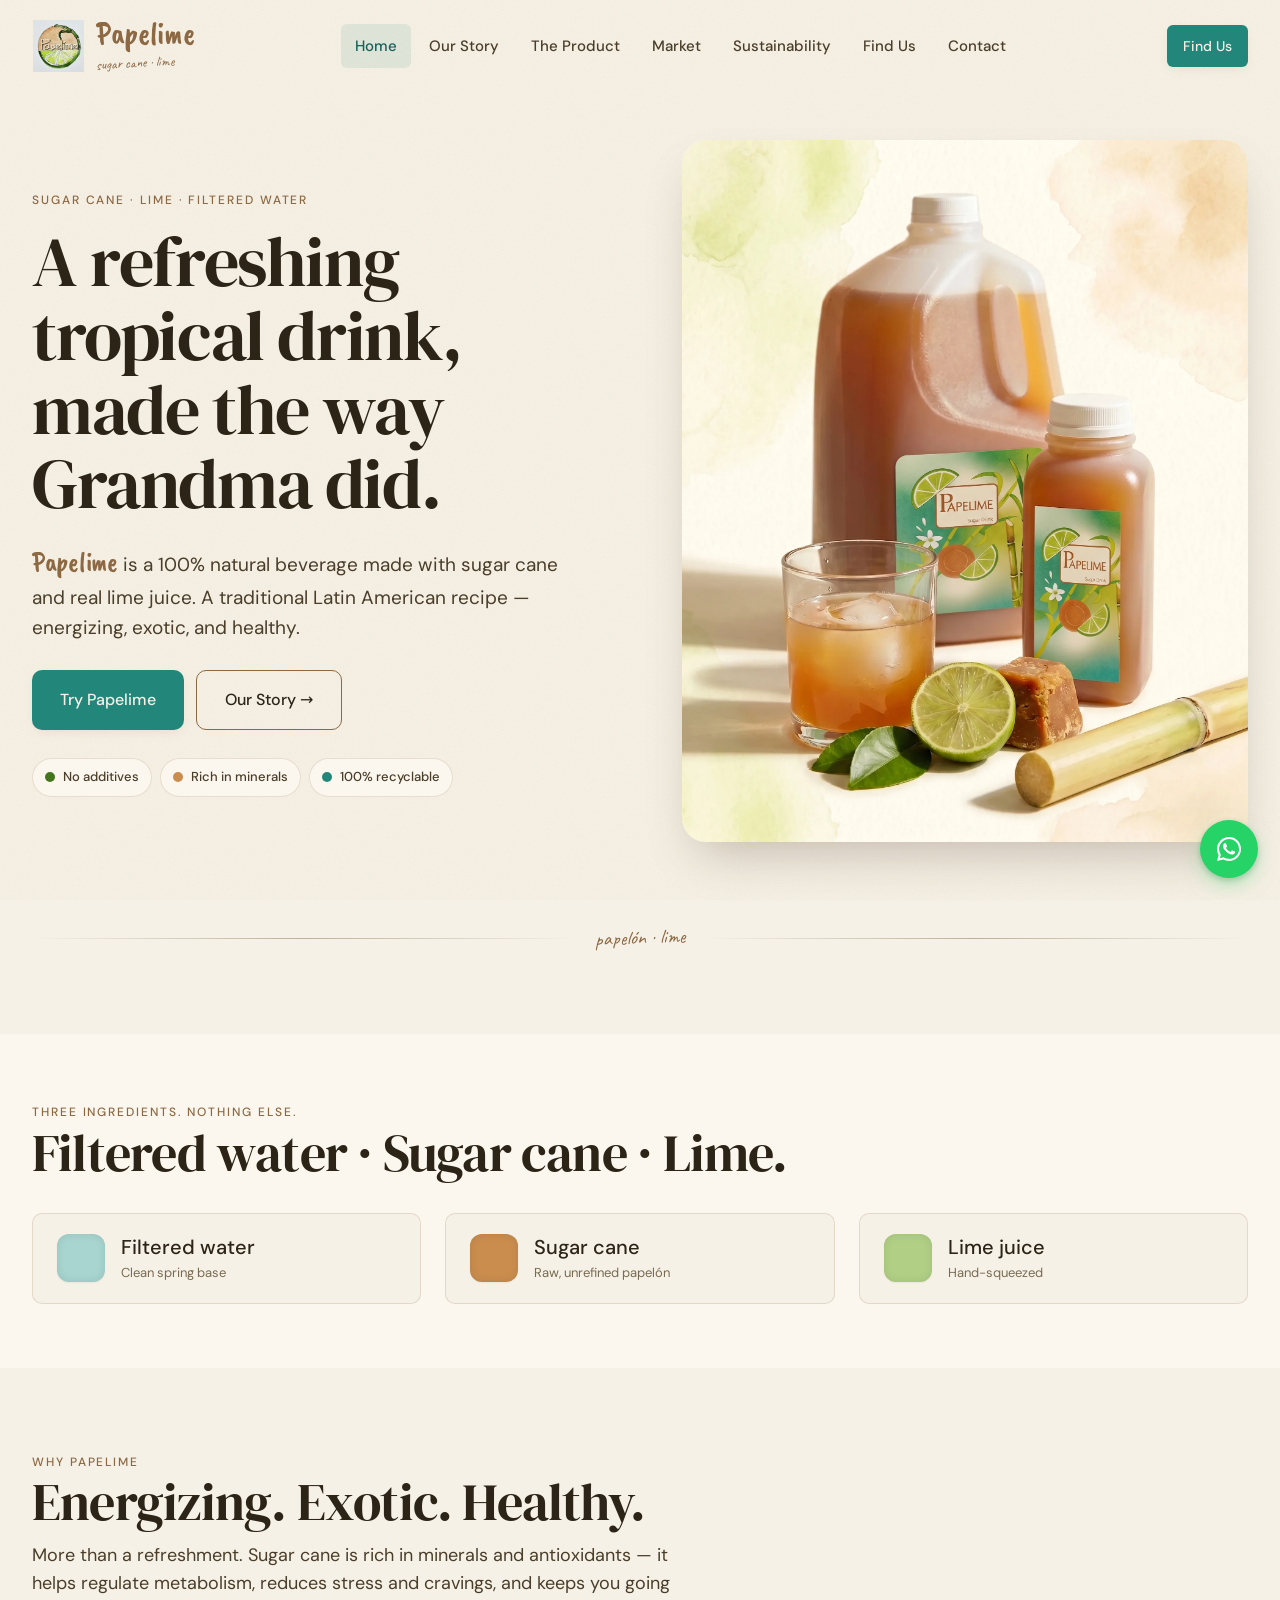
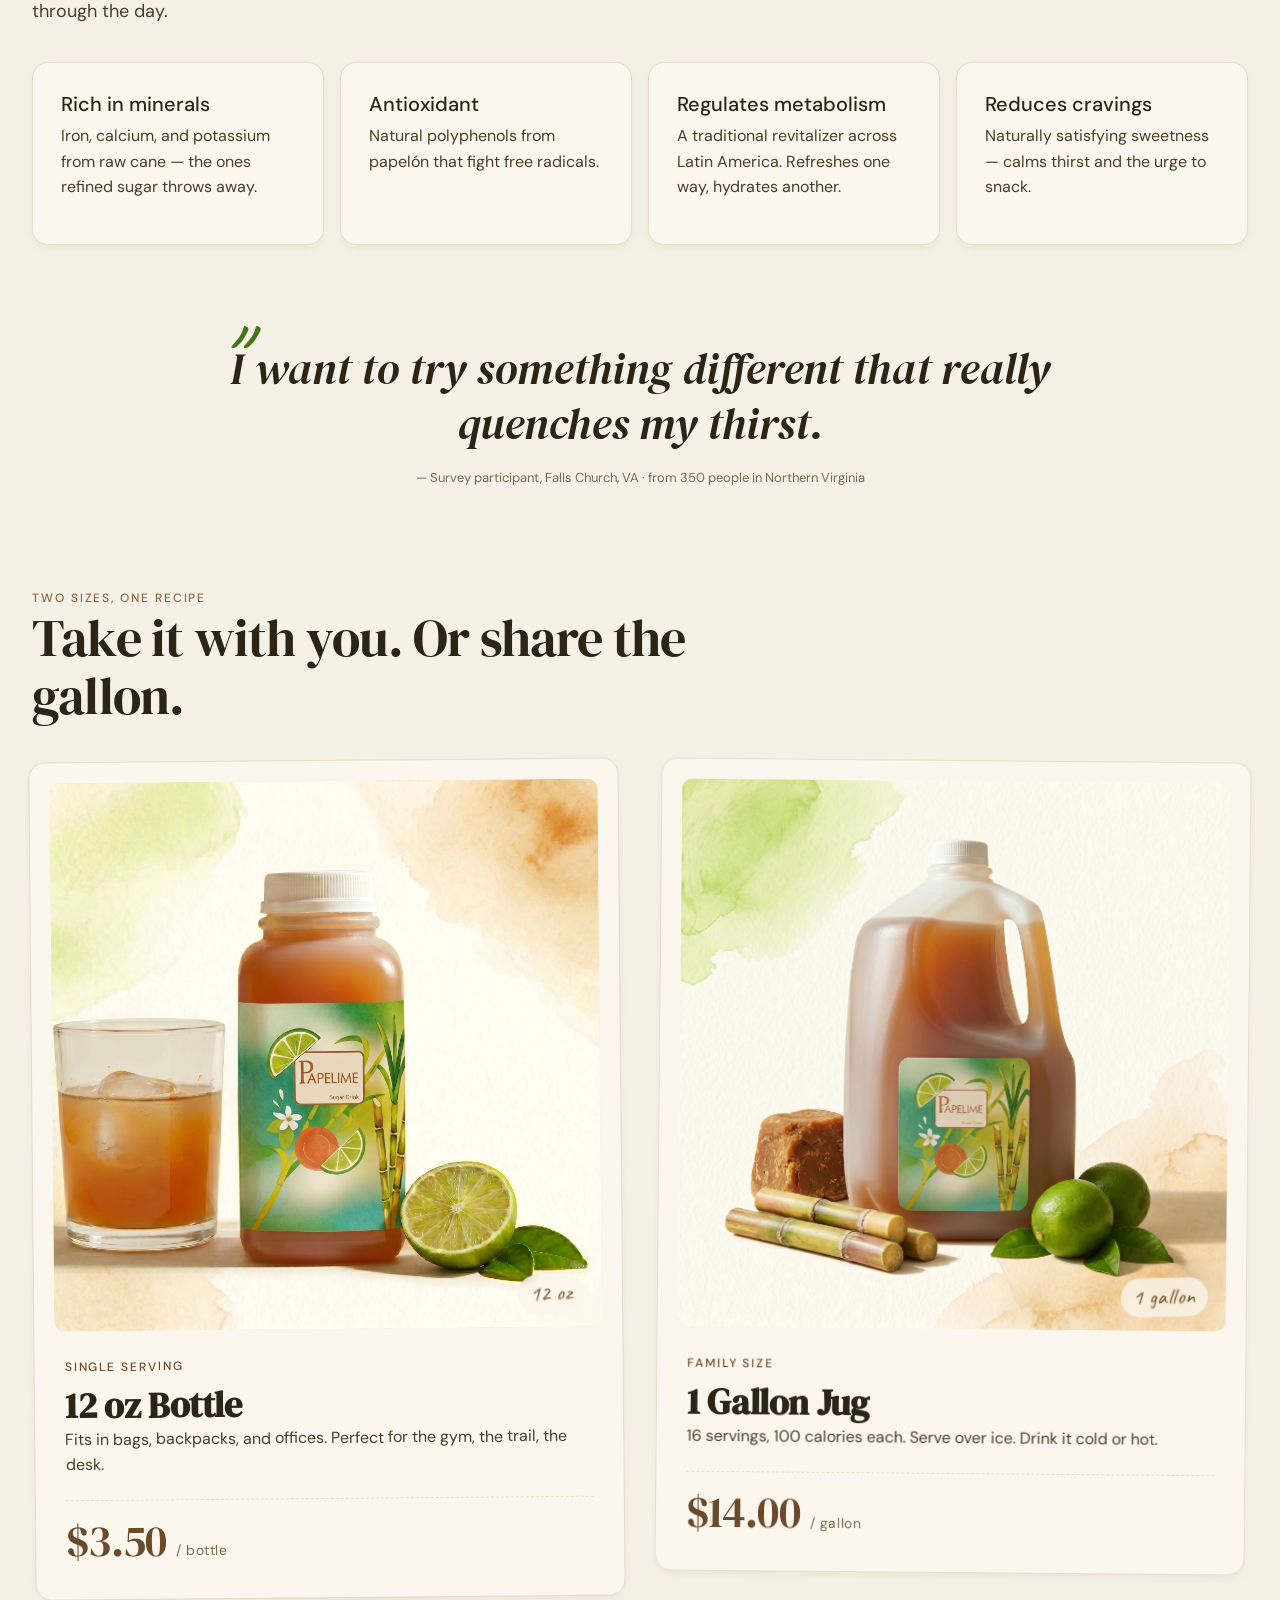
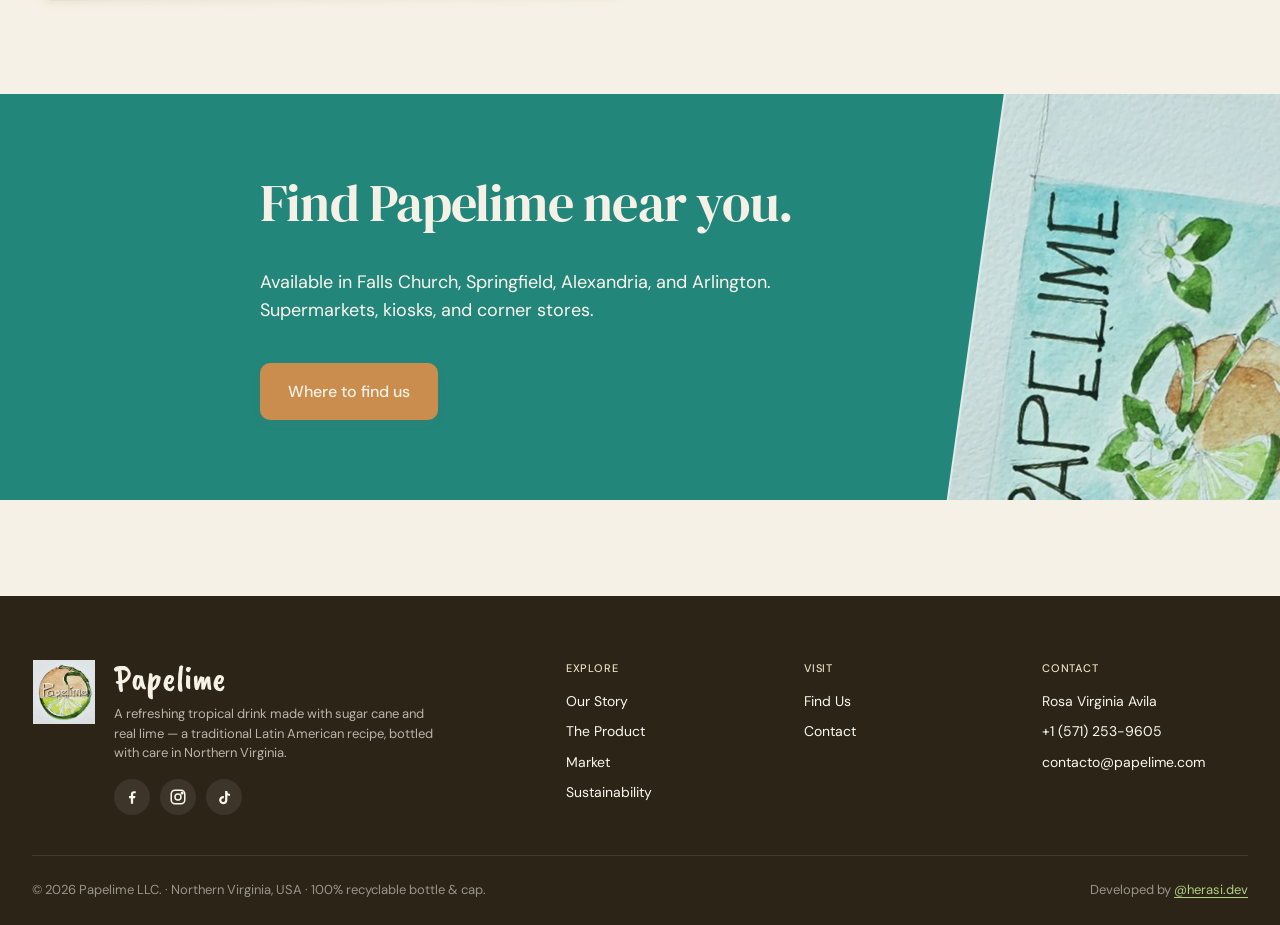
<file: index.html>
<!doctype html>
<html lang="en">
<head>
<meta charset="utf-8"/>
<meta name="viewport" content="width=device-width, initial-scale=1"/>
<meta http-equiv="Content-Security-Policy" content="default-src 'self'; img-src 'self' data:; style-src 'self' 'unsafe-inline'; font-src 'self'; script-src 'self' 'sha256-t3C72dcXZtRxiBUcTWAsmkxx/c87P61Ic8C6x0PdL+U='; connect-src 'self'; frame-ancestors 'none'; base-uri 'self'; form-action 'none';"/>
<title>Papelime — Sugar Cane &amp; Lime · Northern Virginia</title>
<meta name="description" content="A refreshing tropical drink made with sugar cane and real lime juice. A traditional Latin American recipe — energizing, exotic, healthy."/>
<link rel="canonical" href="https://papelime.com/"/>
<link rel="manifest" href="/manifest.webmanifest"/>
<link rel="alternate" type="application/xml" title="Sitemap" href="/sitemap.xml"/>
<meta name="theme-color" content="#CA8D4E"/>
<meta name="author" content="Papelime LLC"/>
<meta name="robots" content="index, follow, max-image-preview:large, max-snippet:-1"/>
<meta property="og:type" content="website"/>
<meta property="og:url" content="https://papelime.com/"/>
<meta property="og:title" content="Papelime - Sugar Cane & Lime in Northern Virginia"/>
<meta property="og:description" content="A refreshing tropical drink made with sugar cane and real lime juice. A traditional Latin American recipe — energizing, exotic, healthy."/>
<meta property="og:image" content="https://papelime.com/assets/hero-duo.webp"/>
<meta property="og:image:alt" content="Papelime - 1 gallon jug, 12 oz bottle, glass with ice, lime and sugar cane"/>
<meta property="og:site_name" content="Papelime"/>
<meta property="og:locale" content="en_US"/>
<meta name="twitter:card" content="summary_large_image"/>
<meta name="twitter:title" content="Papelime - Sugar Cane & Lime in Northern Virginia"/>
<meta name="twitter:description" content="A refreshing tropical drink made with sugar cane and real lime juice. A traditional Latin American recipe — energizing, exotic, healthy."/>
<meta name="twitter:image" content="https://papelime.com/assets/hero-duo.webp"/>
<link rel="stylesheet" href="styles.css"/>
<link rel="icon" type="image/png" href="assets/papelime-logo.png"/>
<script type="application/ld+json">
{
  "@context": "https://schema.org",
  "@graph": [
    {
      "@type": "Organization",
      "@id": "https://papelime.com/#organization",
      "name": "Papelime LLC",
      "alternateName": "Papelime",
      "url": "https://papelime.com/",
      "logo": "https://papelime.com/assets/papelime-logo.png",
      "founder": {
        "@type": "Person",
        "name": "Rosa Virginia Avila"
      },
      "address": {
        "@type": "PostalAddress",
        "addressLocality": "Northern Virginia",
        "addressRegion": "VA",
        "addressCountry": "US"
      },
      "telephone": "+15712539605",
      "email": "contacto@papelime.com",
      "sameAs": [
        "https://facebook.com/papelime",
        "https://instagram.com/papelime",
        "https://tiktok.com/@papelime"
      ]
    },
    {
      "@type": "LocalBusiness",
      "@id": "https://papelime.com/#localbusiness",
      "name": "Papelime",
      "image": "https://papelime.com/assets/hero-duo.webp",
      "url": "https://papelime.com/",
      "telephone": "+15712539605",
      "email": "contacto@papelime.com",
      "address": {
        "@type": "PostalAddress",
        "addressLocality": "Northern Virginia",
        "addressRegion": "VA",
        "addressCountry": "US"
      },
      "areaServed": [
        {
          "@type": "City",
          "name": "Falls Church"
        },
        {
          "@type": "City",
          "name": "Springfield"
        },
        {
          "@type": "City",
          "name": "Alexandria"
        },
        {
          "@type": "City",
          "name": "Arlington"
        }
      ],
      "priceRange": "$$",
      "founder": {
        "@type": "Person",
        "name": "Rosa Virginia Avila"
      }
    },
    {
      "@type": "WebSite",
      "@id": "https://papelime.com/#website",
      "url": "https://papelime.com/",
      "name": "Papelime",
      "description": "Refreshing tropical sugarcane and lime beverage, bottled in Northern Virginia.",
      "publisher": {
        "@id": "https://papelime.com/#organization"
      },
      "inLanguage": "en-US"
    }
  ]
}
</script>
</head>
<body>
<div class="page-wrap">
<header class="nav">
  <a class="nav__brand" href="index.html">
    <img src="assets/papelime-logo.png" alt="Papelime"/>
    <span class="nav__brand-text">
      <span class="nav__brand-name">Papelime</span>
      <span class="nav__brand-sub">sugar cane &middot; lime</span>
    </span>
  </a>
  <nav class="nav__links" id="nav-menu">
    <a class="nav__link is-active" href="index.html">Home</a>
    <a class="nav__link" href="story/">Our Story</a>
    <a class="nav__link" href="product/">The Product</a>
    <a class="nav__link" href="market/">Market</a>
    <a class="nav__link" href="sustainability/">Sustainability</a>
    <a class="nav__link" href="find/">Find Us</a>
    <a class="nav__link" href="contact/">Contact</a>
  </nav>
  <div class="nav__cta">
    <a class="btn btn--primary btn--sm" href="find/">Find Us</a>
  </div>
  <button class="nav__toggle" type="button" aria-label="Open menu" aria-expanded="false" aria-controls="nav-menu">
    <svg viewBox="0 0 24 24" fill="none" stroke="currentColor" stroke-width="2" stroke-linecap="round"><line x1="3" y1="7" x2="21" y2="7"/><line x1="3" y1="12" x2="21" y2="12"/><line x1="3" y1="17" x2="21" y2="17"/></svg>
  </button>
</header>
<main class="page-content">

<section class="hero" data-screen-label="01 Home — Hero">
  <div class="hero__copy">
    <span class="t-eyebrow">Sugar Cane &middot; Lime &middot; Filtered Water</span>
    <h1 class="hero__h1">A refreshing tropical drink,<br/>made the way Grandma did.</h1>
    <p class="hero__sub">
      <span class="hero__brand-inline">Papelime</span> is a 100% natural beverage made with sugar cane and real lime juice.
      A traditional Latin American recipe &mdash; energizing, exotic, and healthy.
    </p>
    <div class="hero__ctas">
      <a class="btn btn--primary btn--lg" href="product/">Try Papelime</a>
      <a class="btn btn--ghost btn--lg" href="story/">Our Story →</a>
    </div>
    <div class="hero__chips">
      <span class="chip"><span class="chip__dot" style="background:var(--lime)"></span>No additives</span>
      <span class="chip"><span class="chip__dot" style="background:var(--papelon)"></span>Rich in minerals</span>
      <span class="chip"><span class="chip__dot" style="background:var(--cane-teal)"></span>100% recyclable</span>
    </div>
  </div>
  <div class="hero__art">
    <div class="hero__photo-wrap">
      <img class="hero__photo" src="assets/hero-duo.webp" alt="Papelime — 1 gallon jug, 12 oz bottle, glass with ice, lime and sugar cane"/>
    </div>
  </div>
</section>

<div class="divider"><span class="divider__line"></span><span class="script-note" style="font-size:20px; transform:rotate(-2deg); color:var(--molasses);">papelón &middot; lime</span><span class="divider__line"></span></div>

<section class="band" data-screen-label="01 Home — Ingredients">
  <div class="band__head">
    <span class="t-eyebrow">Three ingredients. Nothing else.</span>
    <h2 class="t-display-2">Filtered water · Sugar cane · Lime.</h2>
  </div>
  <div class="ingredients">
    <div class="ing">
      <span class="ing__swatch" style="background:var(--cane-teal-light)"></span>
      <div><h3 class="t-h3">Filtered water</h3><p class="t-caption" style="margin:4px 0 0">Clean spring base</p></div>
    </div>
    <div class="ing">
      <span class="ing__swatch" style="background:var(--papelon)"></span>
      <div><h3 class="t-h3">Sugar cane</h3><p class="t-caption" style="margin:4px 0 0">Raw, unrefined papelón</p></div>
    </div>
    <div class="ing">
      <span class="ing__swatch" style="background:var(--lime-light)"></span>
      <div><h3 class="t-h3">Lime juice</h3><p class="t-caption" style="margin:4px 0 0">Hand-squeezed</p></div>
    </div>
  </div>
</section>

<section class="section" data-screen-label="01 Home — Why">
  <div class="section__head">
    <span class="t-eyebrow">Why Papelime</span>
    <h2 class="t-display-2">Energizing. Exotic. Healthy.</h2>
    <p class="t-body-lg" style="max-width:640px; margin-top:12px;">
      More than a refreshment. Sugar cane is rich in minerals and antioxidants &mdash;
      it helps regulate metabolism, reduces stress and cravings, and keeps you going through the day.
    </p>
  </div>
  <div class="why">
    <div class="card card--warm"><h3 class="t-h3">Rich in minerals</h3><p class="t-body" style="margin-top:6px">Iron, calcium, and potassium from raw cane &mdash; the ones refined sugar throws away.</p></div>
    <div class="card card--warm"><h3 class="t-h3">Antioxidant</h3><p class="t-body" style="margin-top:6px">Natural polyphenols from papelón that fight free radicals.</p></div>
    <div class="card card--warm"><h3 class="t-h3">Regulates metabolism</h3><p class="t-body" style="margin-top:6px">A traditional revitalizer across Latin America. Refreshes one way, hydrates another.</p></div>
    <div class="card card--warm"><h3 class="t-h3">Reduces cravings</h3><p class="t-body" style="margin-top:6px">Naturally satisfying sweetness &mdash; calms thirst and the urge to snack.</p></div>
  </div>
</section>

<section class="quote" data-screen-label="01 Home — Quote">
  <blockquote class="quote__text">
    <span class="quote__open">"</span>
    I want to try something different that really quenches my thirst.
  </blockquote>
  <p class="t-caption" style="margin-top:18px;">&mdash; Survey participant, Falls Church, VA &middot; from 350 people in Northern Virginia</p>
</section>

<section class="section" data-screen-label="01 Home — Sizes">
  <div class="section__head">
    <span class="t-eyebrow">Two sizes, one recipe</span>
    <h2 class="t-display-2">Take it with you. Or share the gallon.</h2>
  </div>
  <div class="sizes">
    <div class="card sizes__card">
      <div class="sizes__card-art" data-note="12 oz"><img src="assets/bottle-12oz.webp" alt="Papelime 12 oz bottle"/></div>
      <div class="sizes__card-body">
        <span class="t-eyebrow">Single serving</span>
        <h3 class="t-h2" style="margin:8px 0 4px;">12 oz Bottle</h3>
        <p class="t-body">Fits in bags, backpacks, and offices. Perfect for the gym, the trail, the desk.</p>
        <div class="price"><span class="price__amount">$3.50</span><span class="price__unit">/ bottle</span></div>
      </div>
    </div>
    <div class="card sizes__card">
      <div class="sizes__card-art" data-note="1 gallon"><img src="assets/jug-1gal.webp" alt="Papelime 1 gallon jug"/></div>
      <div class="sizes__card-body">
        <span class="t-eyebrow">Family size</span>
        <h3 class="t-h2" style="margin:8px 0 4px;">1 Gallon Jug</h3>
        <p class="t-body">16 servings, 100 calories each. Serve over ice. Drink it cold or hot.</p>
        <div class="price"><span class="price__amount">$14.00</span><span class="price__unit">/ gallon</span></div>
      </div>
    </div>
  </div>
</section>

<section class="cta-band" data-screen-label="01 Home — CTA">
  <div class="cta-band__inner">
    <h2 class="t-display-2">Find Papelime near you.</h2>
    <p class="t-body-lg" style="max-width:520px;">Available in Falls Church, Springfield, Alexandria, and Arlington. Supermarkets, kiosks, and corner stores.</p>
    <a class="btn btn--onTeal btn--lg" href="find/">Where to find us</a>
  </div>
  <img class="cta-band__art" src="assets/label-art-c.png" alt=""/>
</section>

</main>
<footer class="footer">
  <div class="footer__top">
    <div class="footer__brand">
      <img src="assets/papelime-logo.png" alt="Papelime"/>
      <div>
        <div class="footer__brand-name">Papelime</div>
        <p>A refreshing tropical drink made with sugar cane and real lime &mdash; a traditional Latin American recipe, bottled with care in Northern Virginia.</p>
        <div class="footer__social">
          <a href="https://facebook.com/papelime" target="_blank" rel="noopener noreferrer" aria-label="Facebook">
            <svg viewBox="0 0 24 24" fill="currentColor"><path d="M13.5 21v-7.5h2.5l.5-3h-3V8.6c0-.9.3-1.5 1.6-1.5H17V4.4c-.3 0-1.3-.1-2.5-.1-2.4 0-4 1.5-4 4.1V10.5H8v3h2.5V21h3z"/></svg>
          </a>
          <a href="https://instagram.com/papelime" target="_blank" rel="noopener noreferrer" aria-label="Instagram">
            <svg viewBox="0 0 24 24" fill="none" stroke="currentColor" stroke-width="2"><rect x="3" y="3" width="18" height="18" rx="5"/><circle cx="12" cy="12" r="4"/><circle cx="17.5" cy="6.5" r="1" fill="currentColor"/></svg>
          </a>
          <a href="https://tiktok.com/@papelime" target="_blank" rel="noopener noreferrer" aria-label="TikTok">
            <svg viewBox="0 0 24 24" fill="currentColor"><path d="M19.6 7.7c-1.7 0-3.1-1.4-3.1-3.1V4h-3v12.2c0 1.4-1.1 2.5-2.5 2.5s-2.5-1.1-2.5-2.5 1.1-2.5 2.5-2.5c.3 0 .5 0 .8.1V10.7c-.3-.1-.5-.1-.8-.1-3 0-5.5 2.5-5.5 5.5S8 21.7 11 21.7s5.5-2.5 5.5-5.5V9.6c1 .6 2.1 1 3.4 1V7.7h-.3z"/></svg>
          </a>
        </div>
      </div>
    </div>
    <div class="footer__cols">
      <div>
        <h4>Explore</h4>
        <ul>
          <li><a href="story/">Our Story</a></li>
          <li><a href="product/">The Product</a></li>
          <li><a href="market/">Market</a></li>
          <li><a href="sustainability/">Sustainability</a></li>
        </ul>
      </div>
      <div>
        <h4>Visit</h4>
        <ul>
          <li><a href="find/">Find Us</a></li>
          <li><a href="contact/">Contact</a></li>
        </ul>
      </div>
      <div>
        <h4>Contact</h4>
        <ul>
          <li>Rosa Virginia Avila</li>
          <li><a data-tel="+1 (571) 253-9605">+1 (571) 253-9605</a></li>
          <li><a data-mailto="contacto:papelime.com">Write us</a></li>
        </ul>
      </div>
    </div>
  </div>
  <div class="footer__bottom">
    <span>&copy; <span data-year>2026</span> Papelime LLC. &middot; Northern Virginia, USA &middot; 100% recyclable bottle &amp; cap.</span>
    <span>Developed by <a href="https://www.herasi.dev" target="_blank" rel="noopener noreferrer">@herasi.dev</a></span>
  </div>
</footer>
</div>
<script src="script.js"></script>
</body>
</html>
</file>
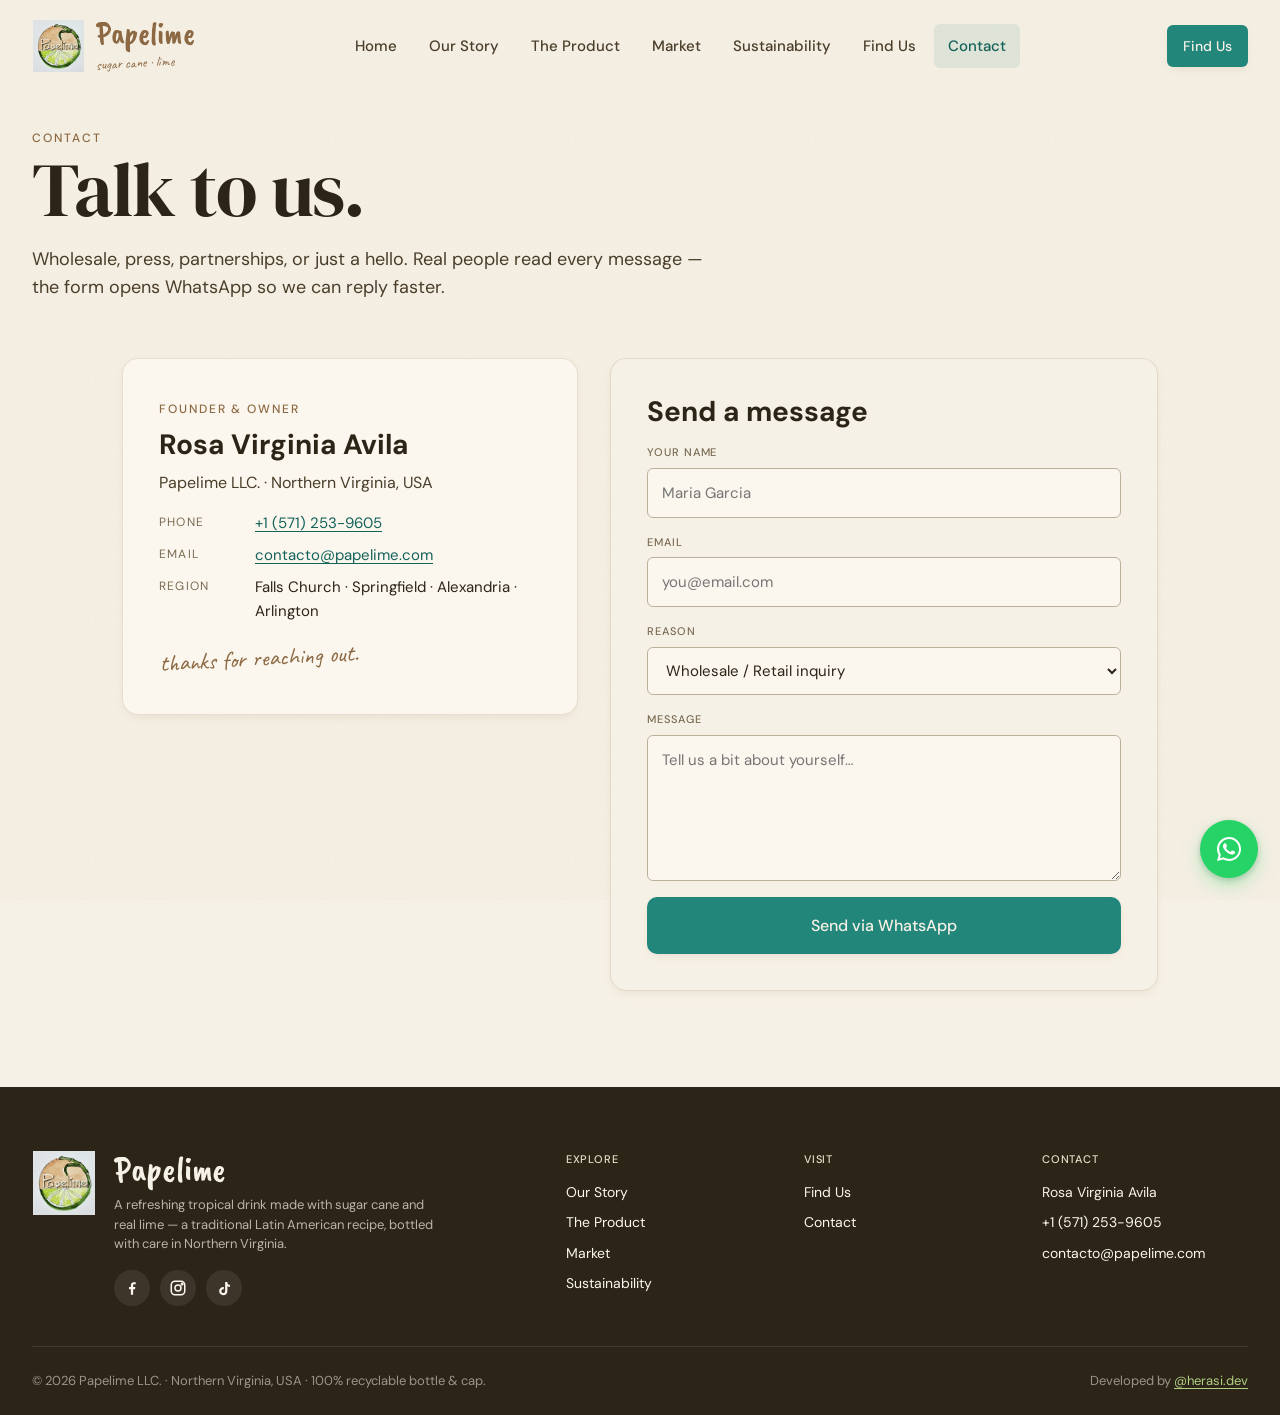
<file: contact/index.html>
<!doctype html>
<html lang="en">
<head>
<meta charset="utf-8"/>
<meta name="viewport" content="width=device-width, initial-scale=1"/>
<meta http-equiv="Content-Security-Policy" content="default-src 'self'; img-src 'self' data:; style-src 'self' 'unsafe-inline'; font-src 'self'; script-src 'self' 'sha256-BjNhafZWtjkv8zPPV3KNguQ3Dh2hp/63ZnEtifV2OTs='; connect-src 'self'; frame-ancestors 'none'; base-uri 'self'; form-action 'none';"/>
<title>Contact · Papelime</title>
<meta name="description" content="Contact Rosa Virginia Avila, founder of Papelime LLC. Wholesale, press, partnerships."/>
<link rel="canonical" href="https://papelime.com/contact/"/>
<link rel="manifest" href="/manifest.webmanifest"/>
<link rel="alternate" type="application/xml" title="Sitemap" href="/sitemap.xml"/>
<meta name="theme-color" content="#CA8D4E"/>
<meta name="author" content="Papelime LLC"/>
<meta name="robots" content="index, follow, max-image-preview:large, max-snippet:-1"/>
<meta property="og:type" content="website"/>
<meta property="og:url" content="https://papelime.com/contact/"/>
<meta property="og:title" content="Contact Papelime"/>
<meta property="og:description" content="Contact Rosa Virginia Avila, founder of Papelime LLC. Wholesale, press, partnerships."/>
<meta property="og:image" content="https://papelime.com/assets/hero-duo.webp"/>
<meta property="og:image:alt" content="Papelime - 1 gallon jug, 12 oz bottle, glass with ice, lime and sugar cane"/>
<meta property="og:site_name" content="Papelime"/>
<meta property="og:locale" content="en_US"/>
<meta name="twitter:card" content="summary_large_image"/>
<meta name="twitter:title" content="Contact Papelime"/>
<meta name="twitter:description" content="Contact Rosa Virginia Avila, founder of Papelime LLC. Wholesale, press, partnerships."/>
<meta name="twitter:image" content="https://papelime.com/assets/hero-duo.webp"/>
<link rel="stylesheet" href="../styles.css"/>
<link rel="icon" type="image/png" href="../assets/papelime-logo.png"/>
<script type="application/ld+json">
{
  "@context": "https://schema.org",
  "@type": "BreadcrumbList",
  "itemListElement": [
    {
      "@type": "ListItem",
      "position": 1,
      "name": "Home",
      "item": "https://papelime.com/"
    },
    {
      "@type": "ListItem",
      "position": 2,
      "name": "Contact",
      "item": "https://papelime.com/contact/"
    }
  ]
}
</script>
</head>
<body>
<div class="page-wrap">
<header class="nav">
  <a class="nav__brand" href="../">
    <img src="../assets/papelime-logo.png" alt="Papelime"/>
    <span class="nav__brand-text">
      <span class="nav__brand-name">Papelime</span>
      <span class="nav__brand-sub">sugar cane &middot; lime</span>
    </span>
  </a>
  <nav class="nav__links" id="nav-menu">
    <a class="nav__link" href="../">Home</a>
    <a class="nav__link" href="../story/">Our Story</a>
    <a class="nav__link" href="../product/">The Product</a>
    <a class="nav__link" href="../market/">Market</a>
    <a class="nav__link" href="../sustainability/">Sustainability</a>
    <a class="nav__link" href="../find/">Find Us</a>
    <a class="nav__link is-active" href="../contact/">Contact</a>
  </nav>
  <div class="nav__cta">
    <a class="btn btn--primary btn--sm" href="../find/">Find Us</a>
  </div>
  <button class="nav__toggle" type="button" aria-label="Open menu" aria-expanded="false" aria-controls="nav-menu">
    <svg viewBox="0 0 24 24" fill="none" stroke="currentColor" stroke-width="2" stroke-linecap="round"><line x1="3" y1="7" x2="21" y2="7"/><line x1="3" y1="12" x2="21" y2="12"/><line x1="3" y1="17" x2="21" y2="17"/></svg>
  </button>
</header>
<main class="page-content">

<section class="page-hero" data-screen-label="06 Contact — Hero">
  <span class="t-eyebrow">Contact</span>
  <h1 class="t-display-1">Talk to us.</h1>
  <p class="t-body-lg" style="max-width:680px; margin-top:16px;">
    Wholesale, press, partnerships, or just a hello. Real people read every message &mdash; the form opens WhatsApp so we can reply faster.
  </p>
</section>

<section class="contact" data-screen-label="06 Contact — Form">
  <div>
    <div class="card card--warm">
      <span class="t-eyebrow">Founder &amp; Owner</span>
      <h2 class="t-h2" style="margin-top:8px;">Rosa Virginia Avila</h2>
      <p class="t-body" style="margin-top:8px;">Papelime LLC. &middot; Northern Virginia, USA</p>
      <dl class="contact__list">
        <dt>Phone</dt><dd><a data-tel="+1 (571) 253-9605">+1 (571) 253-9605</a></dd>
        <dt>Email</dt><dd><a data-mailto="contacto:papelime.com" data-fill="true">Write us</a></dd>
        <dt>Region</dt><dd>Falls Church · Springfield · Alexandria · Arlington</dd>
      </dl>
      <span class="script-note" style="font-size:24px; transform:rotate(-3deg); color:var(--molasses);">thanks for reaching out.</span>
    </div>
  </div>
  <form class="form" novalidate>
    <h2 class="t-h2" style="margin-top:0;">Send a message</h2>
    <label class="field">
      <span class="t-label">Your name</span>
      <input type="text" name="name" required placeholder="Maria Garcia"/>
    </label>
    <label class="field">
      <span class="t-label">Email</span>
      <input type="email" name="email" required placeholder="you@email.com"/>
    </label>
    <label class="field">
      <span class="t-label">Reason</span>
      <select name="reason">
        <option value="wholesale">Wholesale / Retail inquiry</option>
        <option value="press">Press &amp; media</option>
        <option value="partnerships">Partnerships</option>
        <option value="other">Just saying hi</option>
      </select>
    </label>
    <label class="field">
      <span class="t-label">Message</span>
      <textarea name="message" rows="5" required placeholder="Tell us a bit about yourself…"></textarea>
    </label>
    <button class="btn btn--primary btn--lg" type="submit">Send via WhatsApp</button>
    <p class="form__success">Thanks &mdash; we'll be in touch soon.</p>
  </form>
</section>

</main>
<footer class="footer">
  <div class="footer__top">
    <div class="footer__brand">
      <img src="../assets/papelime-logo.png" alt="Papelime"/>
      <div>
        <div class="footer__brand-name">Papelime</div>
        <p>A refreshing tropical drink made with sugar cane and real lime &mdash; a traditional Latin American recipe, bottled with care in Northern Virginia.</p>
        <div class="footer__social">
          <a href="https://facebook.com/papelime" target="_blank" rel="noopener noreferrer" aria-label="Facebook"><svg viewBox="0 0 24 24" fill="currentColor"><path d="M13.5 21v-7.5h2.5l.5-3h-3V8.6c0-.9.3-1.5 1.6-1.5H17V4.4c-.3 0-1.3-.1-2.5-.1-2.4 0-4 1.5-4 4.1V10.5H8v3h2.5V21h3z"/></svg></a>
          <a href="https://instagram.com/papelime" target="_blank" rel="noopener noreferrer" aria-label="Instagram"><svg viewBox="0 0 24 24" fill="none" stroke="currentColor" stroke-width="2"><rect x="3" y="3" width="18" height="18" rx="5"/><circle cx="12" cy="12" r="4"/><circle cx="17.5" cy="6.5" r="1" fill="currentColor"/></svg></a>
          <a href="https://tiktok.com/@papelime" target="_blank" rel="noopener noreferrer" aria-label="TikTok"><svg viewBox="0 0 24 24" fill="currentColor"><path d="M19.6 7.7c-1.7 0-3.1-1.4-3.1-3.1V4h-3v12.2c0 1.4-1.1 2.5-2.5 2.5s-2.5-1.1-2.5-2.5 1.1-2.5 2.5-2.5c.3 0 .5 0 .8.1V10.7c-.3-.1-.5-.1-.8-.1-3 0-5.5 2.5-5.5 5.5S8 21.7 11 21.7s5.5-2.5 5.5-5.5V9.6c1 .6 2.1 1 3.4 1V7.7h-.3z"/></svg></a>
        </div>
      </div>
    </div>
    <div class="footer__cols">
      <div><h4>Explore</h4><ul><li><a href="../story/">Our Story</a></li><li><a href="../product/">The Product</a></li><li><a href="../market/">Market</a></li><li><a href="../sustainability/">Sustainability</a></li></ul></div>
      <div><h4>Visit</h4><ul><li><a href="../find/">Find Us</a></li><li><a href="../contact/">Contact</a></li></ul></div>
      <div><h4>Contact</h4><ul><li>Rosa Virginia Avila</li><li><a data-tel="+1 (571) 253-9605">+1 (571) 253-9605</a></li><li><a data-mailto="contacto:papelime.com">Write us</a></li></ul></div>
    </div>
  </div>
  <div class="footer__bottom">
    <span>&copy; <span data-year>2026</span> Papelime LLC. &middot; Northern Virginia, USA &middot; 100% recyclable bottle &amp; cap.</span>
    <span>Developed by <a href="https://www.herasi.dev" target="_blank" rel="noopener noreferrer">@herasi.dev</a></span>
  </div>
</footer>
</div>
<script src="../script.js"></script>
</body>
</html>
</file>
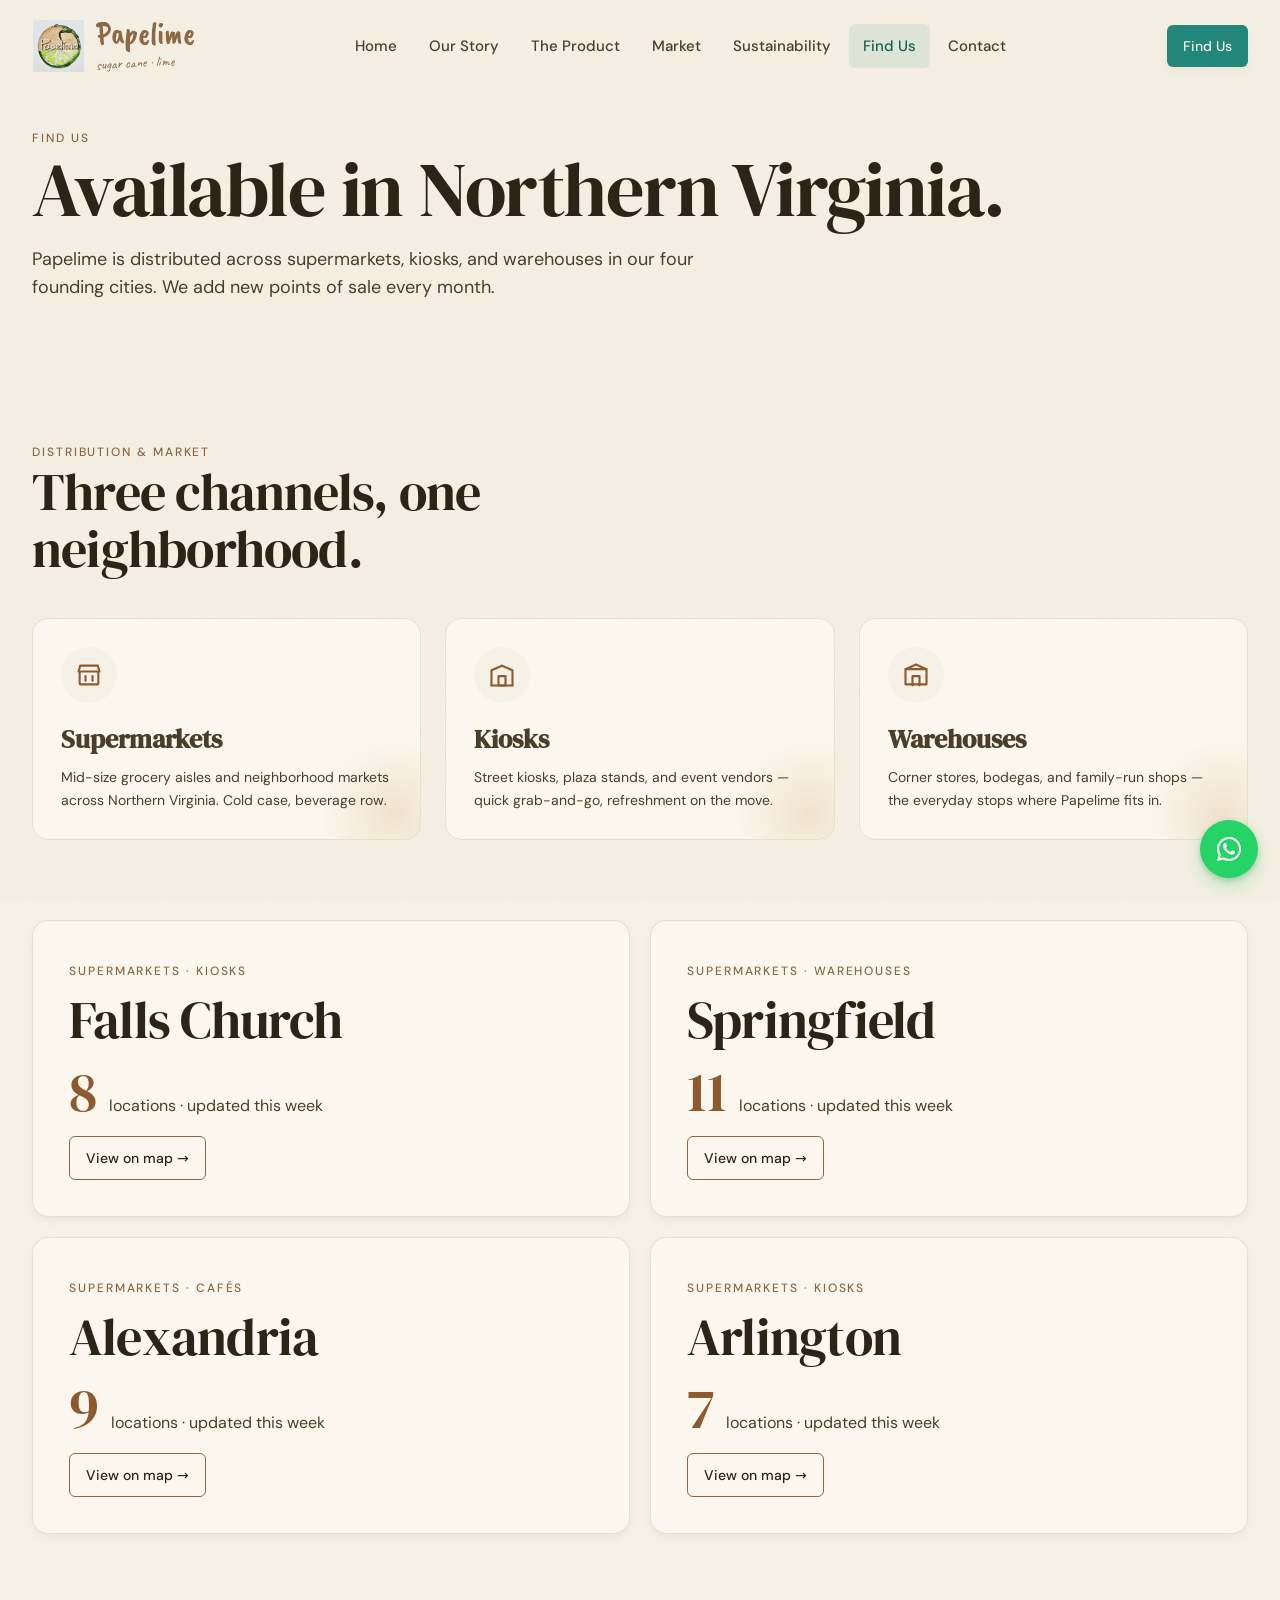
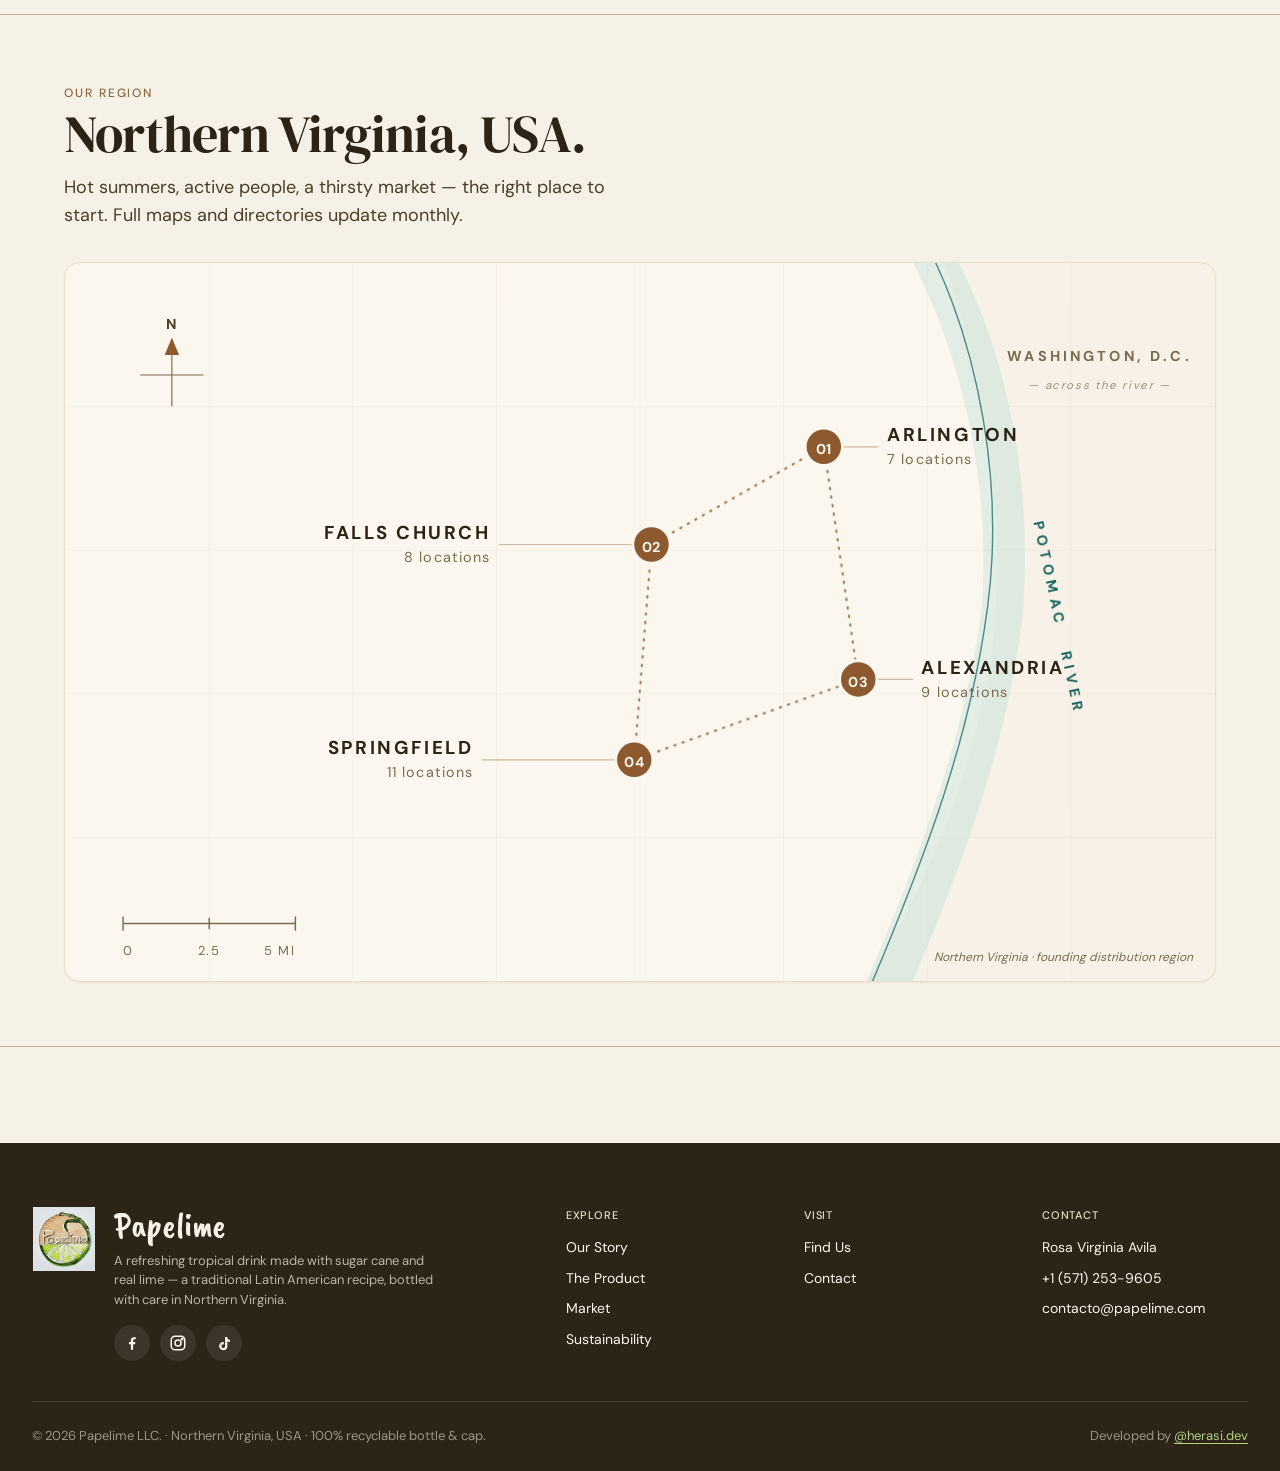
<file: find/index.html>
<!doctype html>
<html lang="en">
<head>
<meta charset="utf-8"/>
<meta name="viewport" content="width=device-width, initial-scale=1"/>
<meta http-equiv="Content-Security-Policy" content="default-src 'self'; img-src 'self' data:; style-src 'self' 'unsafe-inline'; font-src 'self'; script-src 'self' 'sha256-G2cYq5WHsncgesGLzkoUDnw/ffkJ+l0VdnLpsqmMXSU='; connect-src 'self'; frame-ancestors 'none'; base-uri 'self'; form-action 'none';"/>
<title>Find Us · Papelime</title>
<meta name="description" content="Available in Falls Church, Springfield, Alexandria, and Arlington. Supermarkets, kiosks, and warehouses."/>
<link rel="canonical" href="https://papelime.com/find/"/>
<link rel="manifest" href="/manifest.webmanifest"/>
<link rel="alternate" type="application/xml" title="Sitemap" href="/sitemap.xml"/>
<meta name="theme-color" content="#CA8D4E"/>
<meta name="author" content="Papelime LLC"/>
<meta name="robots" content="index, follow, max-image-preview:large, max-snippet:-1"/>
<meta property="og:type" content="website"/>
<meta property="og:url" content="https://papelime.com/find/"/>
<meta property="og:title" content="Find Us - Papelime in Northern Virginia"/>
<meta property="og:description" content="Available in Falls Church, Springfield, Alexandria, and Arlington. Supermarkets, kiosks, and warehouses."/>
<meta property="og:image" content="https://papelime.com/assets/hero-duo.webp"/>
<meta property="og:image:alt" content="Papelime - 1 gallon jug, 12 oz bottle, glass with ice, lime and sugar cane"/>
<meta property="og:site_name" content="Papelime"/>
<meta property="og:locale" content="en_US"/>
<meta name="twitter:card" content="summary_large_image"/>
<meta name="twitter:title" content="Find Us - Papelime in Northern Virginia"/>
<meta name="twitter:description" content="Available in Falls Church, Springfield, Alexandria, and Arlington. Supermarkets, kiosks, and warehouses."/>
<meta name="twitter:image" content="https://papelime.com/assets/hero-duo.webp"/>
<link rel="stylesheet" href="../styles.css"/>
<link rel="icon" type="image/png" href="../assets/papelime-logo.png"/>
<script type="application/ld+json">
{
  "@context": "https://schema.org",
  "@type": "BreadcrumbList",
  "itemListElement": [
    {
      "@type": "ListItem",
      "position": 1,
      "name": "Home",
      "item": "https://papelime.com/"
    },
    {
      "@type": "ListItem",
      "position": 2,
      "name": "Find Us",
      "item": "https://papelime.com/find/"
    }
  ]
}
</script>
</head>
<body>
<div class="page-wrap">
<header class="nav">
  <a class="nav__brand" href="../">
    <img src="../assets/papelime-logo.png" alt="Papelime"/>
    <span class="nav__brand-text">
      <span class="nav__brand-name">Papelime</span>
      <span class="nav__brand-sub">sugar cane &middot; lime</span>
    </span>
  </a>
  <nav class="nav__links" id="nav-menu">
    <a class="nav__link" href="../">Home</a>
    <a class="nav__link" href="../story/">Our Story</a>
    <a class="nav__link" href="../product/">The Product</a>
    <a class="nav__link" href="../market/">Market</a>
    <a class="nav__link" href="../sustainability/">Sustainability</a>
    <a class="nav__link is-active" href="../find/">Find Us</a>
    <a class="nav__link" href="../contact/">Contact</a>
  </nav>
  <div class="nav__cta">
    <a class="btn btn--primary btn--sm" href="../find/">Find Us</a>
  </div>
  <button class="nav__toggle" type="button" aria-label="Open menu" aria-expanded="false" aria-controls="nav-menu">
    <svg viewBox="0 0 24 24" fill="none" stroke="currentColor" stroke-width="2" stroke-linecap="round"><line x1="3" y1="7" x2="21" y2="7"/><line x1="3" y1="12" x2="21" y2="12"/><line x1="3" y1="17" x2="21" y2="17"/></svg>
  </button>
</header>
<main class="page-content">

<section class="page-hero" data-screen-label="05 Find — Hero">
  <span class="t-eyebrow">Find Us</span>
  <h1 class="t-display-1">Available in Northern Virginia.</h1>
  <p class="t-body-lg" style="max-width:680px; margin-top:16px;">
    Papelime is distributed across supermarkets, kiosks, and warehouses in our four founding cities.
    We add new points of sale every month.
  </p>
</section>

<section class="data-section">
  <div class="data-head">
    <span class="t-eyebrow">Distribution &amp; Market</span>
    <h2 class="t-display-2">Three channels, one neighborhood.</h2>
  </div>
  <div class="channels">
    <div class="channel">
      <div class="channel__icon">
        <svg viewBox="0 0 24 24" fill="none" stroke="currentColor" stroke-width="1.8" stroke-linecap="round" stroke-linejoin="round"><path d="M3 9l1.5-5h15L21 9"/><rect x="4" y="9" width="16" height="11" rx="1"/><line x1="9" y1="13" x2="9" y2="17"/><line x1="15" y1="13" x2="15" y2="17"/></svg>
      </div>
      <h3>Supermarkets</h3>
      <p>Mid-size grocery aisles and neighborhood markets across Northern Virginia. Cold case, beverage row.</p>
    </div>
    <div class="channel">
      <div class="channel__icon">
        <svg viewBox="0 0 24 24" fill="none" stroke="currentColor" stroke-width="1.8" stroke-linecap="round" stroke-linejoin="round"><path d="M3 21V8l9-4 9 4v13"/><path d="M3 21h18"/><rect x="9" y="13" width="6" height="8"/></svg>
      </div>
      <h3>Kiosks</h3>
      <p>Street kiosks, plaza stands, and event vendors &mdash; quick grab-and-go, refreshment on the move.</p>
    </div>
    <div class="channel">
      <div class="channel__icon">
        <svg viewBox="0 0 24 24" fill="none" stroke="currentColor" stroke-width="1.8" stroke-linecap="round" stroke-linejoin="round"><path d="M3 7l9-4 9 4v13H3z"/><path d="M9 21v-8h6v8"/><line x1="3" y1="7" x2="21" y2="7"/></svg>
      </div>
      <h3>Warehouses</h3>
      <p>Corner stores, bodegas, and family-run shops &mdash; the everyday stops where Papelime fits in.</p>
    </div>
  </div>
</section>

<section class="find" data-screen-label="05 Find — Cities">
  <div class="card card--warm">
    <span class="t-eyebrow">Supermarkets · Kiosks</span>
    <h2 class="t-display-2" style="margin-top:8px;">Falls Church</h2>
    <div class="find__count">
      <span class="find__num">8</span>
      <span class="t-body">locations &middot; updated this week</span>
    </div>
    <a class="btn btn--ghost btn--sm" href="../contact/">View on map →</a>
  </div>
  <div class="card card--warm">
    <span class="t-eyebrow">Supermarkets · Warehouses</span>
    <h2 class="t-display-2" style="margin-top:8px;">Springfield</h2>
    <div class="find__count">
      <span class="find__num">11</span>
      <span class="t-body">locations &middot; updated this week</span>
    </div>
    <a class="btn btn--ghost btn--sm" href="../contact/">View on map →</a>
  </div>
  <div class="card card--warm">
    <span class="t-eyebrow">Supermarkets · Cafés</span>
    <h2 class="t-display-2" style="margin-top:8px;">Alexandria</h2>
    <div class="find__count">
      <span class="find__num">9</span>
      <span class="t-body">locations &middot; updated this week</span>
    </div>
    <a class="btn btn--ghost btn--sm" href="../contact/">View on map →</a>
  </div>
  <div class="card card--warm">
    <span class="t-eyebrow">Supermarkets · Kiosks</span>
    <h2 class="t-display-2" style="margin-top:8px;">Arlington</h2>
    <div class="find__count">
      <span class="find__num">7</span>
      <span class="t-body">locations &middot; updated this week</span>
    </div>
    <a class="btn btn--ghost btn--sm" href="../contact/">View on map →</a>
  </div>
</section>

<section class="band band--paper" data-screen-label="05 Find — Map">
  <div class="section__head" style="max-width:1320px; margin:0 auto 24px; padding:0 32px;">
    <span class="t-eyebrow">Our region</span>
    <h2 class="t-display-2">Northern Virginia, USA.</h2>
    <p class="t-body-lg" style="max-width:560px; margin-top:12px;">
      Hot summers, active people, a thirsty market &mdash; the right place to start.
      Full maps and directories update monthly.
    </p>
  </div>
  <div class="map">
    <div class="map__inner">
      <svg class="map__svg" viewBox="0 0 800 500" preserveAspectRatio="xMidYMid meet" role="img" aria-label="Editorial map of Northern Virginia showing Arlington, Falls Church, Alexandria and Springfield along the Potomac River">
        <!-- Reference grid (very subtle) -->
        <g class="map__grid">
          <line x1="0" y1="100" x2="800" y2="100"/>
          <line x1="0" y1="200" x2="800" y2="200"/>
          <line x1="0" y1="300" x2="800" y2="300"/>
          <line x1="0" y1="400" x2="800" y2="400"/>
          <line x1="100" y1="0" x2="100" y2="500"/>
          <line x1="200" y1="0" x2="200" y2="500"/>
          <line x1="300" y1="0" x2="300" y2="500"/>
          <line x1="400" y1="0" x2="400" y2="500"/>
          <line x1="500" y1="0" x2="500" y2="500"/>
          <line x1="600" y1="0" x2="600" y2="500"/>
          <line x1="700" y1="0" x2="700" y2="500"/>
        </g>

        <!-- DC / Maryland region across the river (very subtle fill) -->
        <path class="map__dc" d="M 612,0 C 640,80 658,180 644,280 C 628,370 596,440 558,500 L 800,500 L 800,0 Z"/>

        <!-- Potomac River — clean stroke + soft fill -->
        <path class="map__river-fill" d="M 590,0 C 622,60 645,150 638,240 C 626,330 596,410 558,500 L 590,500 C 624,420 654,340 666,250 C 674,160 658,70 622,0 Z"/>
        <path class="map__river-line" d="M 606,0 C 634,60 654,150 642,240 C 630,330 600,410 562,500"/>

        <!-- Distribution route — clean polyline through the four points -->
        <path class="map__route" d="M 528,128 L 408,196 L 396,346 L 552,290 Z"/>

        <!-- DC label across the river -->
        <text class="map__faraway" x="720" y="68" text-anchor="middle">WASHINGTON, D.C.</text>
        <text class="map__faraway map__faraway--sm" x="720" y="88" text-anchor="middle">— across the river —</text>

        <!-- Potomac label -->
        <text class="map__river-label" x="688" y="248" text-anchor="middle" transform="rotate(78 688 248)">POTOMAC&#160;&#160;&#160;RIVER</text>

        <!-- Compass top-left -->
        <g class="map__compass" transform="translate(74, 78)">
          <line x1="0" y1="-22" x2="0" y2="22"/>
          <line x1="-22" y1="0" x2="22" y2="0"/>
          <path class="map__compass-arrow" d="M 0,-26 L -5,-14 L 5,-14 Z"/>
          <text class="map__compass-text" y="-32" text-anchor="middle">N</text>
        </g>

        <!-- Cities — numbered editorial pins -->
        <g class="map__city">
          <line class="map__city-tick" x1="528" y1="128" x2="566" y2="128"/>
          <circle class="map__city-pin" cx="528" cy="128" r="13"/>
          <text class="map__city-num" x="528" y="133" text-anchor="middle">01</text>
          <text class="map__city-name" x="572" y="124">ARLINGTON</text>
          <text class="map__city-meta" x="572" y="140">7 locations</text>
        </g>
        <g class="map__city">
          <line class="map__city-tick" x1="408" y1="196" x2="302" y2="196"/>
          <circle class="map__city-pin" cx="408" cy="196" r="13"/>
          <text class="map__city-num" x="408" y="201" text-anchor="middle">02</text>
          <text class="map__city-name" x="296" y="192" text-anchor="end">FALLS CHURCH</text>
          <text class="map__city-meta" x="296" y="208" text-anchor="end">8 locations</text>
        </g>
        <g class="map__city">
          <line class="map__city-tick" x1="552" y1="290" x2="590" y2="290"/>
          <circle class="map__city-pin" cx="552" cy="290" r="13"/>
          <text class="map__city-num" x="552" y="295" text-anchor="middle">03</text>
          <text class="map__city-name" x="596" y="286">ALEXANDRIA</text>
          <text class="map__city-meta" x="596" y="302">9 locations</text>
        </g>
        <g class="map__city">
          <line class="map__city-tick" x1="396" y1="346" x2="290" y2="346"/>
          <circle class="map__city-pin" cx="396" cy="346" r="13"/>
          <text class="map__city-num" x="396" y="351" text-anchor="middle">04</text>
          <text class="map__city-name" x="284" y="342" text-anchor="end">SPRINGFIELD</text>
          <text class="map__city-meta" x="284" y="358" text-anchor="end">11 locations</text>
        </g>

        <!-- Scale bar bottom-right -->
        <g class="map__scale" transform="translate(40, 460)">
          <line x1="0" y1="0" x2="120" y2="0"/>
          <line x1="0" y1="-5" x2="0" y2="5"/>
          <line x1="60" y1="-4" x2="60" y2="4"/>
          <line x1="120" y1="-5" x2="120" y2="5"/>
          <text x="0" y="22">0</text>
          <text x="60" y="22" text-anchor="middle">2.5</text>
          <text x="120" y="22" text-anchor="end">5 MI</text>
        </g>
      </svg>
      <span class="map__caption">Northern Virginia · founding distribution region</span>
    </div>
  </div>
</section>

</main>
<footer class="footer">
  <div class="footer__top">
    <div class="footer__brand">
      <img src="../assets/papelime-logo.png" alt="Papelime"/>
      <div>
        <div class="footer__brand-name">Papelime</div>
        <p>A refreshing tropical drink made with sugar cane and real lime &mdash; a traditional Latin American recipe, bottled with care in Northern Virginia.</p>
        <div class="footer__social">
          <a href="https://facebook.com/papelime" target="_blank" rel="noopener noreferrer" aria-label="Facebook"><svg viewBox="0 0 24 24" fill="currentColor"><path d="M13.5 21v-7.5h2.5l.5-3h-3V8.6c0-.9.3-1.5 1.6-1.5H17V4.4c-.3 0-1.3-.1-2.5-.1-2.4 0-4 1.5-4 4.1V10.5H8v3h2.5V21h3z"/></svg></a>
          <a href="https://instagram.com/papelime" target="_blank" rel="noopener noreferrer" aria-label="Instagram"><svg viewBox="0 0 24 24" fill="none" stroke="currentColor" stroke-width="2"><rect x="3" y="3" width="18" height="18" rx="5"/><circle cx="12" cy="12" r="4"/><circle cx="17.5" cy="6.5" r="1" fill="currentColor"/></svg></a>
          <a href="https://tiktok.com/@papelime" target="_blank" rel="noopener noreferrer" aria-label="TikTok"><svg viewBox="0 0 24 24" fill="currentColor"><path d="M19.6 7.7c-1.7 0-3.1-1.4-3.1-3.1V4h-3v12.2c0 1.4-1.1 2.5-2.5 2.5s-2.5-1.1-2.5-2.5 1.1-2.5 2.5-2.5c.3 0 .5 0 .8.1V10.7c-.3-.1-.5-.1-.8-.1-3 0-5.5 2.5-5.5 5.5S8 21.7 11 21.7s5.5-2.5 5.5-5.5V9.6c1 .6 2.1 1 3.4 1V7.7h-.3z"/></svg></a>
        </div>
      </div>
    </div>
    <div class="footer__cols">
      <div><h4>Explore</h4><ul><li><a href="../story/">Our Story</a></li><li><a href="../product/">The Product</a></li><li><a href="../market/">Market</a></li><li><a href="../sustainability/">Sustainability</a></li></ul></div>
      <div><h4>Visit</h4><ul><li><a href="../find/">Find Us</a></li><li><a href="../contact/">Contact</a></li></ul></div>
      <div><h4>Contact</h4><ul><li>Rosa Virginia Avila</li><li><a data-tel="+1 (571) 253-9605">+1 (571) 253-9605</a></li><li><a data-mailto="contacto:papelime.com">Write us</a></li></ul></div>
    </div>
  </div>
  <div class="footer__bottom">
    <span>&copy; <span data-year>2026</span> Papelime LLC. &middot; Northern Virginia, USA &middot; 100% recyclable bottle &amp; cap.</span>
    <span>Developed by <a href="https://www.herasi.dev" target="_blank" rel="noopener noreferrer">@herasi.dev</a></span>
  </div>
</footer>
</div>
<script src="../script.js"></script>
</body>
</html>
</file>
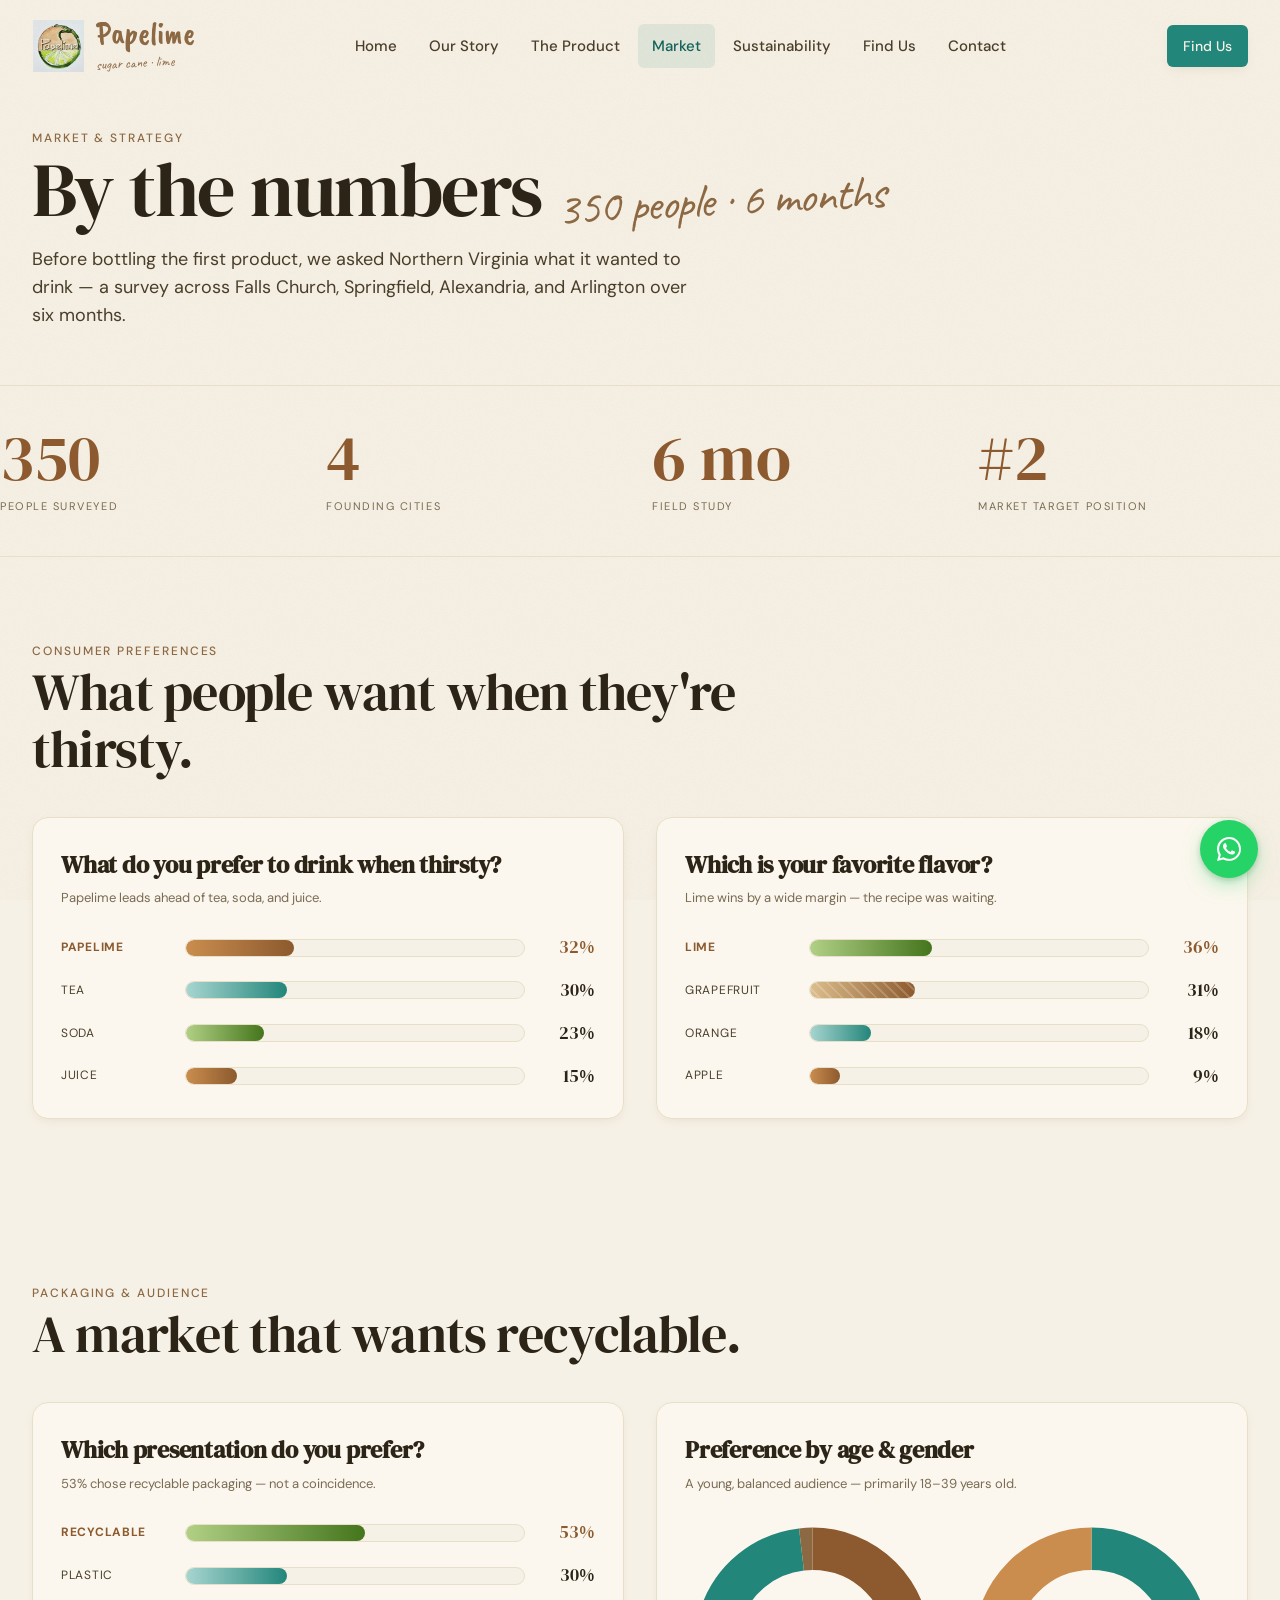
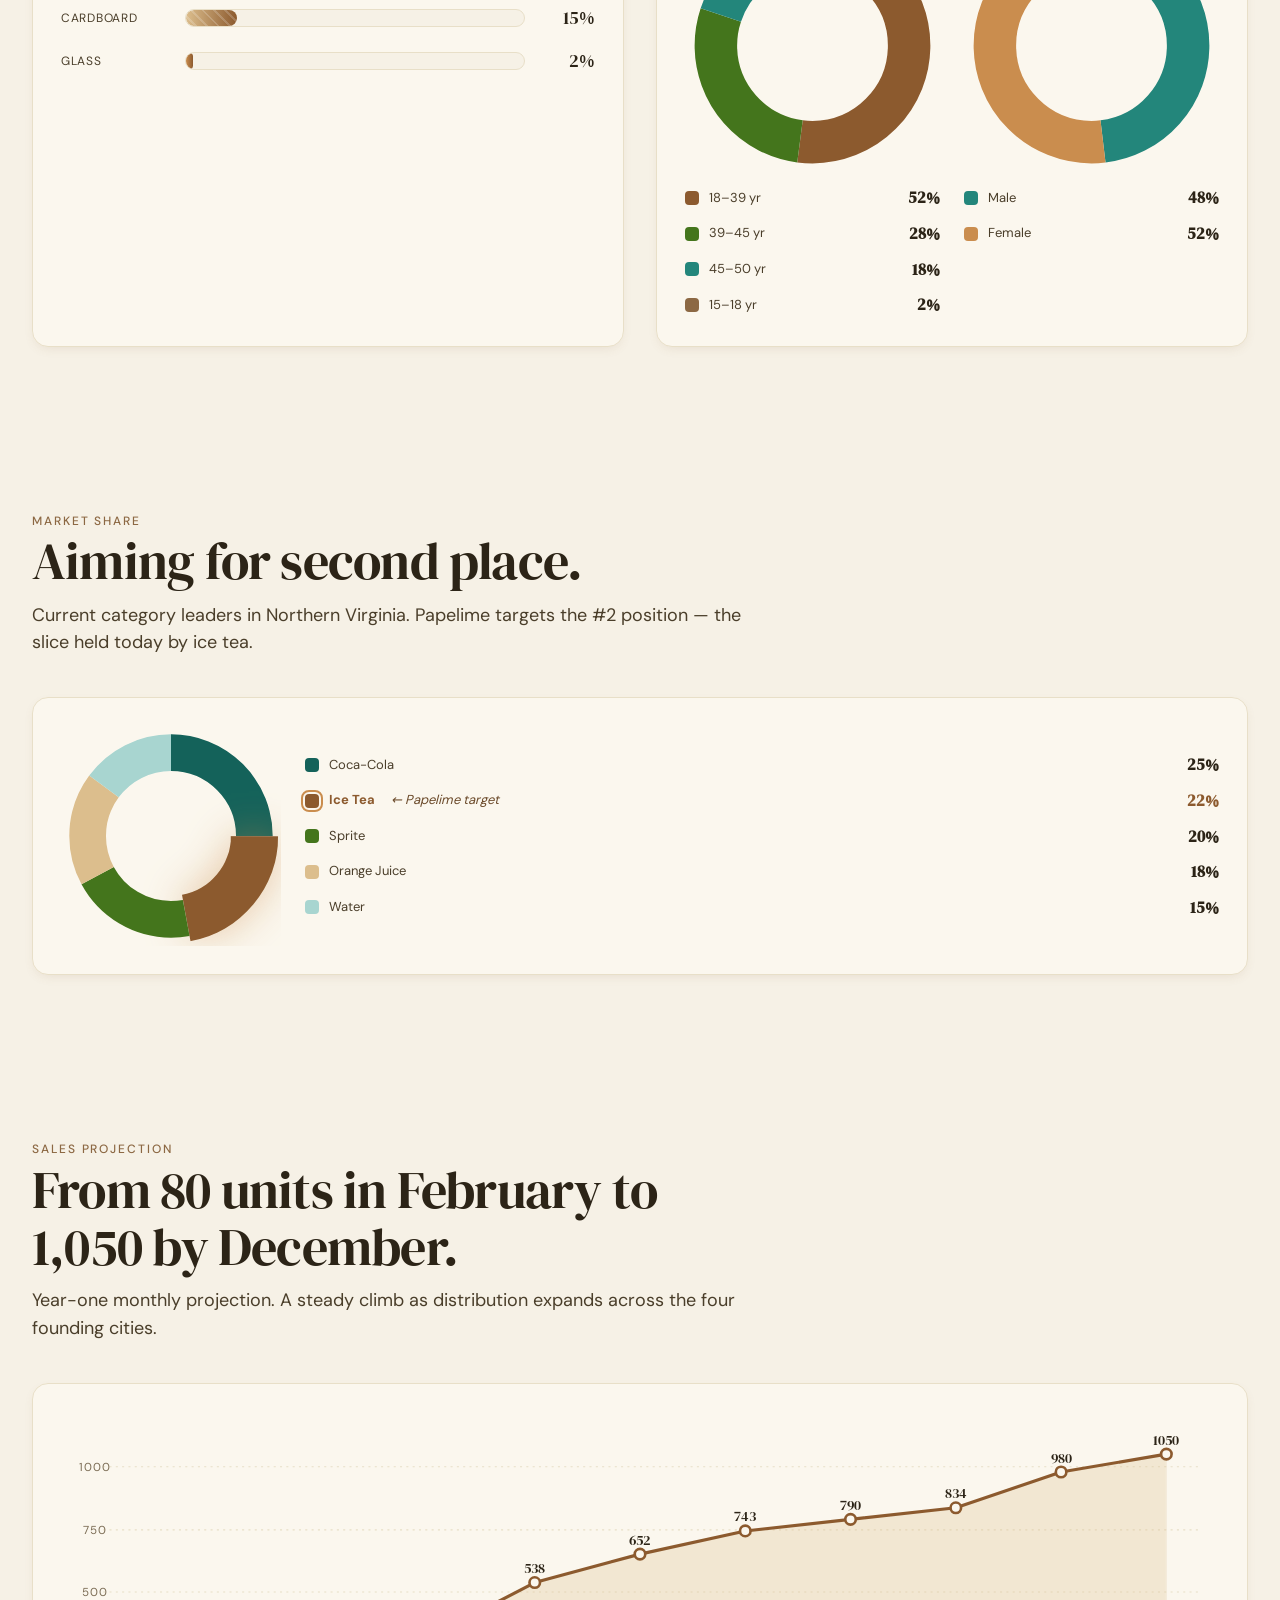
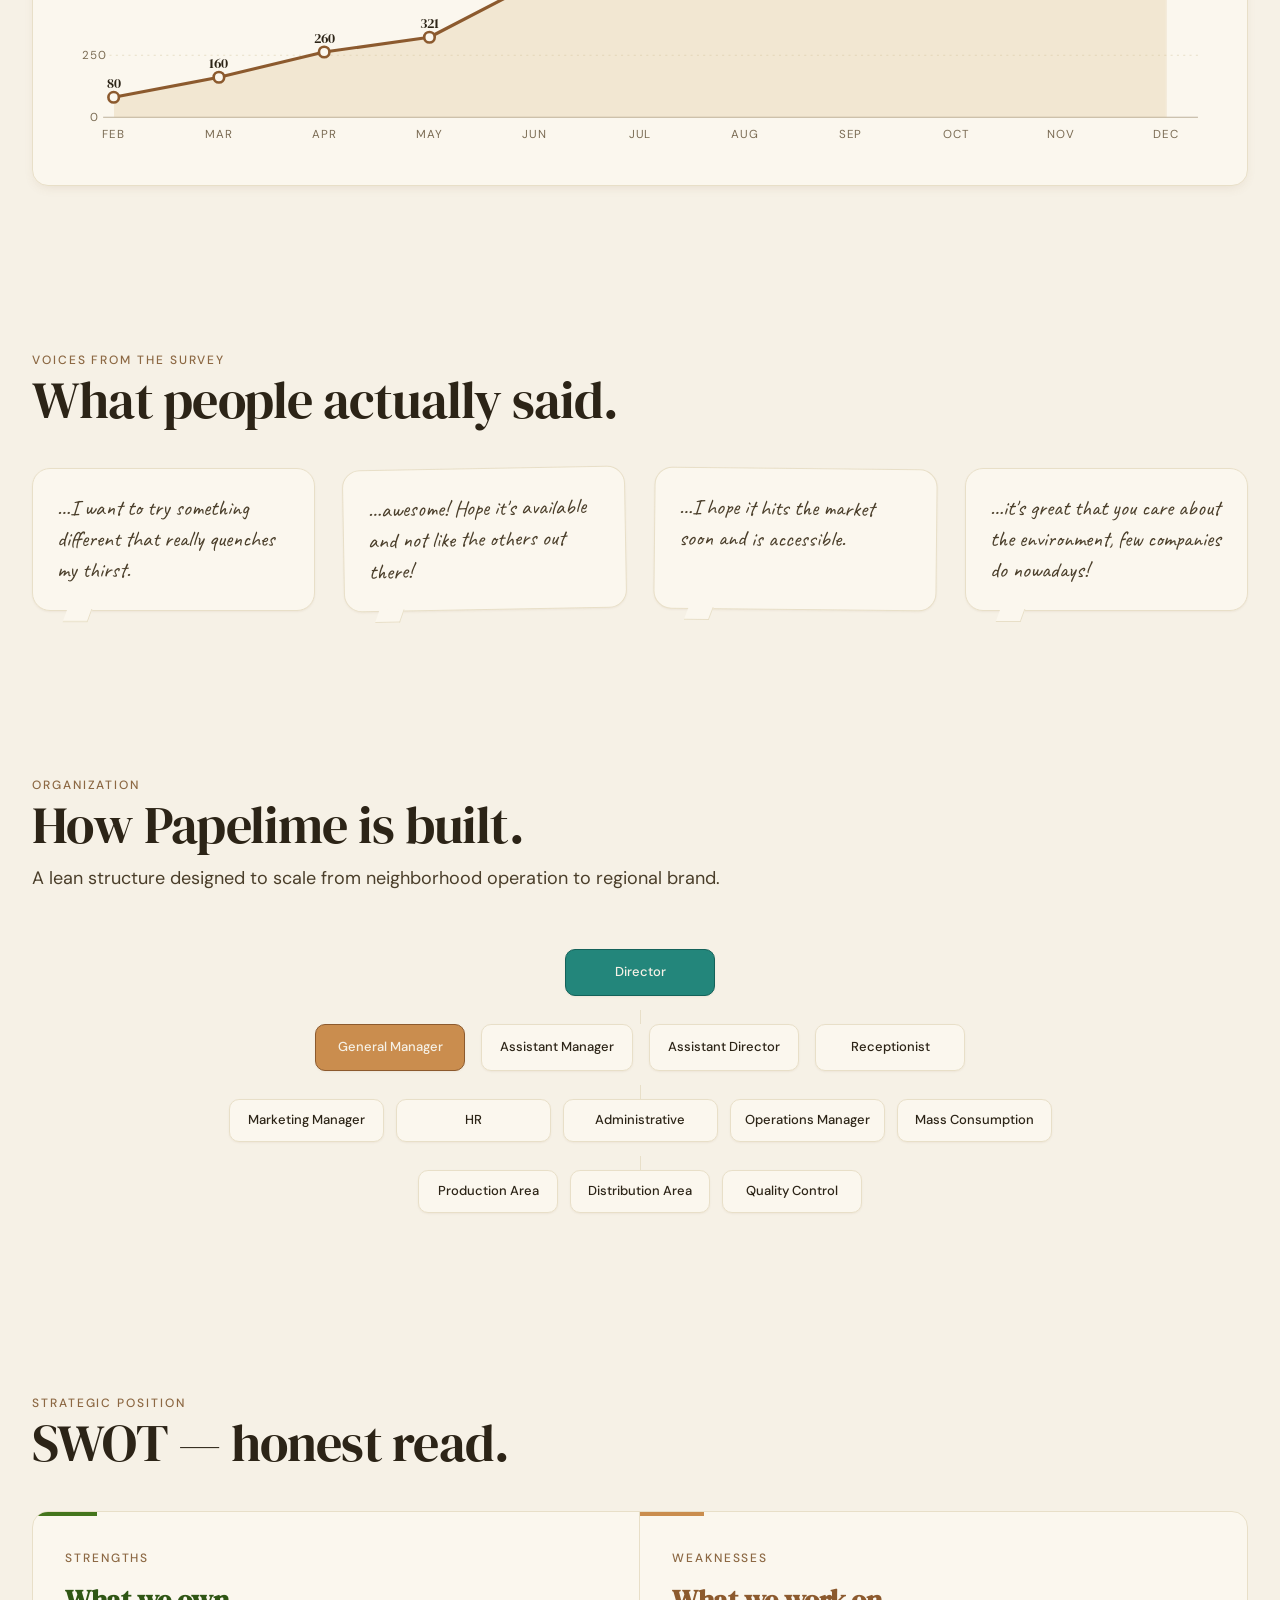
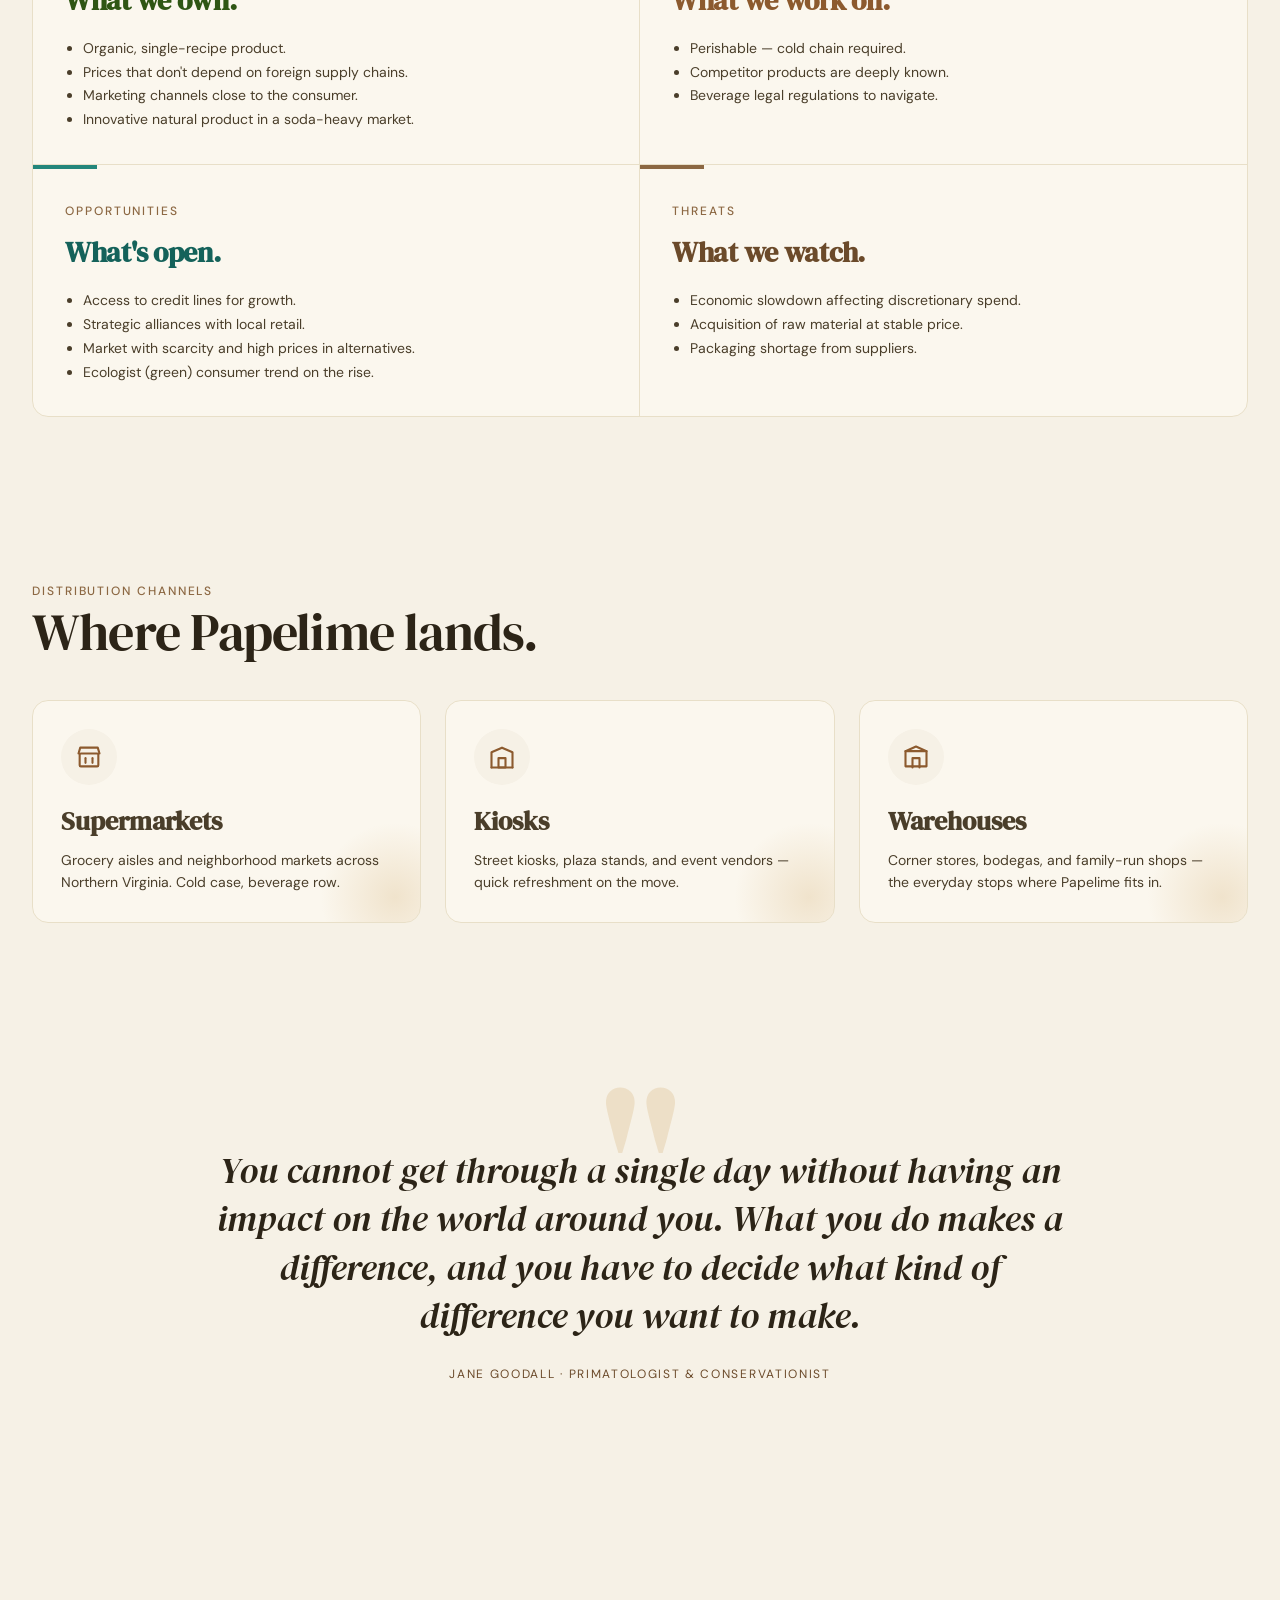
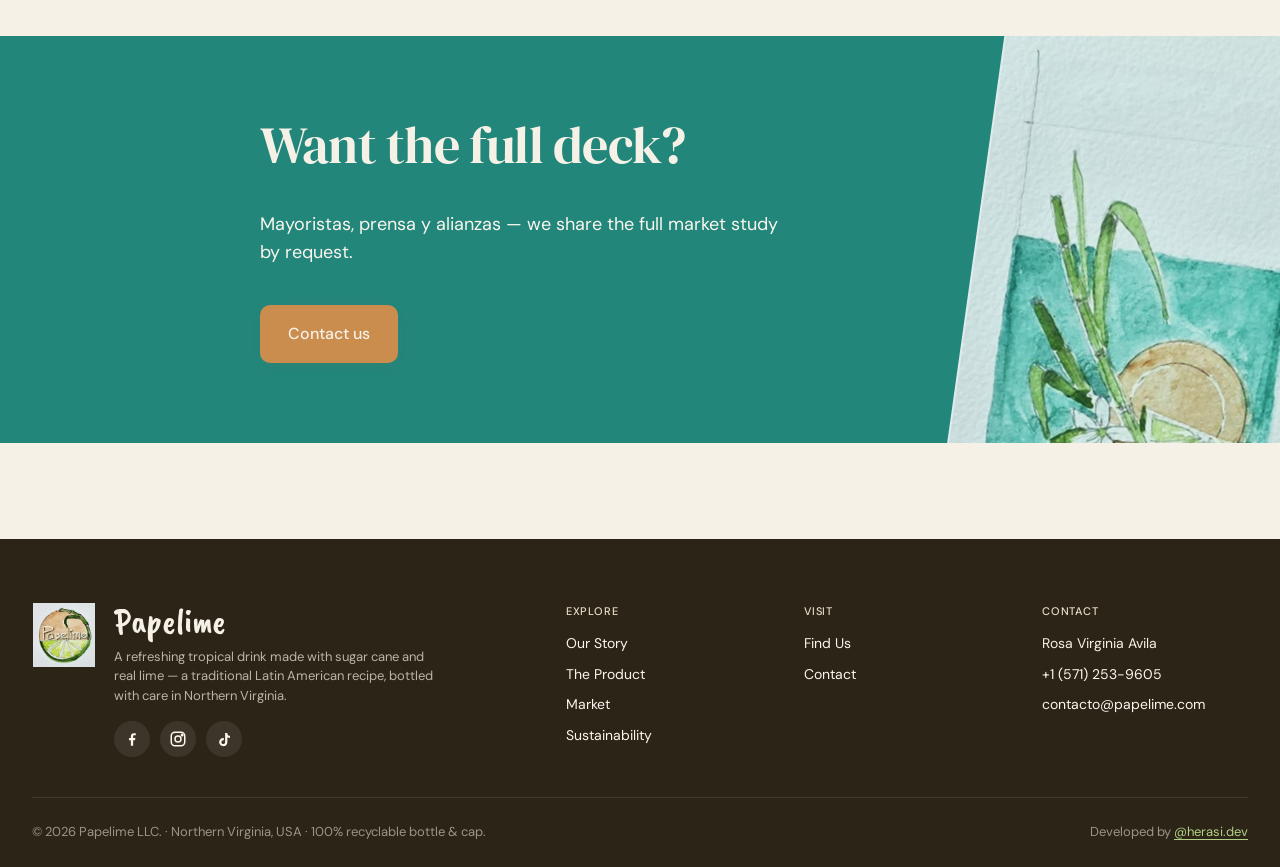
<file: market/index.html>
<!doctype html>
<html lang="en">
<head>
<meta charset="utf-8"/>
<meta name="viewport" content="width=device-width, initial-scale=1"/>
<meta http-equiv="Content-Security-Policy" content="default-src 'self'; img-src 'self' data:; style-src 'self' 'unsafe-inline'; font-src 'self'; script-src 'self' 'sha256-WoAiWFEVeG5IfNUIWUwZr6PoQrlagxVuwqoLlxubGAM='; connect-src 'self'; frame-ancestors 'none'; base-uri 'self'; form-action 'none';"/>
<title>Market · Papelime</title>
<meta name="description" content="Papelime market study: 350 surveyed across Northern Virginia. Drink &amp; flavor preference, packaging, sales projection, organizational chart, and SWOT."/>
<link rel="canonical" href="https://papelime.com/market/"/>
<link rel="manifest" href="/manifest.webmanifest"/>
<link rel="alternate" type="application/xml" title="Sitemap" href="/sitemap.xml"/>
<meta name="theme-color" content="#CA8D4E"/>
<meta name="author" content="Papelime LLC"/>
<meta name="robots" content="index, follow, max-image-preview:large, max-snippet:-1"/>
<meta property="og:type" content="article"/>
<meta property="og:url" content="https://papelime.com/market/"/>
<meta property="og:title" content="Market Study - Papelime Northern Virginia"/>
<meta property="og:description" content="Papelime market study: 350 surveyed across Northern Virginia. Drink &amp; flavor preference, packaging, sales projection, organizational chart, and SWOT."/>
<meta property="og:image" content="https://papelime.com/assets/hero-duo.webp"/>
<meta property="og:image:alt" content="Papelime - 1 gallon jug, 12 oz bottle, glass with ice, lime and sugar cane"/>
<meta property="og:site_name" content="Papelime"/>
<meta property="og:locale" content="en_US"/>
<meta name="twitter:card" content="summary_large_image"/>
<meta name="twitter:title" content="Market Study - Papelime Northern Virginia"/>
<meta name="twitter:description" content="Papelime market study: 350 surveyed across Northern Virginia. Drink &amp; flavor preference, packaging, sales projection, organizational chart, and SWOT."/>
<meta name="twitter:image" content="https://papelime.com/assets/hero-duo.webp"/>
<link rel="stylesheet" href="../styles.css"/>
<link rel="icon" type="image/png" href="../assets/papelime-logo.png"/>
<script type="application/ld+json">
{
  "@context": "https://schema.org",
  "@type": "BreadcrumbList",
  "itemListElement": [
    {
      "@type": "ListItem",
      "position": 1,
      "name": "Home",
      "item": "https://papelime.com/"
    },
    {
      "@type": "ListItem",
      "position": 2,
      "name": "Market",
      "item": "https://papelime.com/market/"
    }
  ]
}
</script>
</head>
<body>
<div class="page-wrap">
<header class="nav">
  <a class="nav__brand" href="../">
    <img src="../assets/papelime-logo.png" alt="Papelime"/>
    <span class="nav__brand-text">
      <span class="nav__brand-name">Papelime</span>
      <span class="nav__brand-sub">sugar cane &middot; lime</span>
    </span>
  </a>
  <nav class="nav__links" id="nav-menu">
    <a class="nav__link" href="../">Home</a>
    <a class="nav__link" href="../story/">Our Story</a>
    <a class="nav__link" href="../product/">The Product</a>
    <a class="nav__link is-active" href="../market/">Market</a>
    <a class="nav__link" href="../sustainability/">Sustainability</a>
    <a class="nav__link" href="../find/">Find Us</a>
    <a class="nav__link" href="../contact/">Contact</a>
  </nav>
  <div class="nav__cta">
    <a class="btn btn--primary btn--sm" href="../find/">Find Us</a>
  </div>
  <button class="nav__toggle" type="button" aria-label="Open menu" aria-expanded="false" aria-controls="nav-menu">
    <svg viewBox="0 0 24 24" fill="none" stroke="currentColor" stroke-width="2" stroke-linecap="round"><line x1="3" y1="7" x2="21" y2="7"/><line x1="3" y1="12" x2="21" y2="12"/><line x1="3" y1="17" x2="21" y2="17"/></svg>
  </button>
</header>
<main class="page-content">

<section class="page-hero" data-screen-label="07 Market — Hero">
  <span class="t-eyebrow">Market &amp; Strategy</span>
  <h1 class="t-display-1">By the numbers <span class="script-note" style="font-size:48px; transform:rotate(-3deg); color:var(--molasses)">350 people · 6 months</span></h1>
  <p class="t-body-lg" style="max-width:680px; margin-top:16px;">
    Before bottling the first product, we asked Northern Virginia what it wanted to drink &mdash;
    a survey across Falls Church, Springfield, Alexandria, and Arlington over six months.
  </p>
</section>

<div class="micro-strip">
  <div class="micro-stat"><div class="micro-stat__n">350</div><div class="micro-stat__l">people surveyed</div></div>
  <div class="micro-stat"><div class="micro-stat__n">4</div><div class="micro-stat__l">founding cities</div></div>
  <div class="micro-stat"><div class="micro-stat__n">6 mo</div><div class="micro-stat__l">field study</div></div>
  <div class="micro-stat"><div class="micro-stat__n">#2</div><div class="micro-stat__l">market target position</div></div>
</div>

<section class="data-section">
  <div class="data-head">
    <span class="t-eyebrow">Consumer preferences</span>
    <h2 class="t-display-2">What people want when they're thirsty.</h2>
  </div>
  <div class="data-grid-2">
    <div class="viz-card">
      <h3 class="viz-card__title">What do you prefer to drink when thirsty?</h3>
      <p class="viz-card__sub">Papelime leads ahead of tea, soda, and juice.</p>
      <div class="bar-chart">
        <div class="bar-row is-target"><span class="bar-row__label">Papelime</span><div class="bar-row__track"><div class="bar-row__fill" data-pct="32"></div></div><span class="bar-row__value">32%</span></div>
        <div class="bar-row bar-row--teal"><span class="bar-row__label">Tea</span><div class="bar-row__track"><div class="bar-row__fill" data-pct="30"></div></div><span class="bar-row__value">30%</span></div>
        <div class="bar-row bar-row--lime"><span class="bar-row__label">Soda</span><div class="bar-row__track"><div class="bar-row__fill" data-pct="23"></div></div><span class="bar-row__value">23%</span></div>
        <div class="bar-row"><span class="bar-row__label">Juice</span><div class="bar-row__track"><div class="bar-row__fill" data-pct="15"></div></div><span class="bar-row__value">15%</span></div>
      </div>
    </div>
    <div class="viz-card">
      <h3 class="viz-card__title">Which is your favorite flavor?</h3>
      <p class="viz-card__sub">Lime wins by a wide margin &mdash; the recipe was waiting.</p>
      <div class="bar-chart">
        <div class="bar-row is-target bar-row--lime"><span class="bar-row__label">Lime</span><div class="bar-row__track"><div class="bar-row__fill" data-pct="36"></div></div><span class="bar-row__value">36%</span></div>
        <div class="bar-row bar-row--accent"><span class="bar-row__label">Grapefruit</span><div class="bar-row__track"><div class="bar-row__fill" data-pct="31"></div></div><span class="bar-row__value">31%</span></div>
        <div class="bar-row bar-row--teal"><span class="bar-row__label">Orange</span><div class="bar-row__track"><div class="bar-row__fill" data-pct="18"></div></div><span class="bar-row__value">18%</span></div>
        <div class="bar-row"><span class="bar-row__label">Apple</span><div class="bar-row__track"><div class="bar-row__fill" data-pct="9"></div></div><span class="bar-row__value">9%</span></div>
      </div>
    </div>
  </div>
</section>

<section class="data-section">
  <div class="data-head">
    <span class="t-eyebrow">Packaging &amp; audience</span>
    <h2 class="t-display-2">A market that wants recyclable.</h2>
  </div>
  <div class="data-grid-2">
    <div class="viz-card">
      <h3 class="viz-card__title">Which presentation do you prefer?</h3>
      <p class="viz-card__sub">53% chose recyclable packaging &mdash; not a coincidence.</p>
      <div class="bar-chart">
        <div class="bar-row is-target bar-row--lime"><span class="bar-row__label">Recyclable</span><div class="bar-row__track"><div class="bar-row__fill" data-pct="53"></div></div><span class="bar-row__value">53%</span></div>
        <div class="bar-row bar-row--teal"><span class="bar-row__label">Plastic</span><div class="bar-row__track"><div class="bar-row__fill" data-pct="30"></div></div><span class="bar-row__value">30%</span></div>
        <div class="bar-row bar-row--accent"><span class="bar-row__label">Cardboard</span><div class="bar-row__track"><div class="bar-row__fill" data-pct="15"></div></div><span class="bar-row__value">15%</span></div>
        <div class="bar-row"><span class="bar-row__label">Glass</span><div class="bar-row__track"><div class="bar-row__fill" data-pct="2"></div></div><span class="bar-row__value">2%</span></div>
      </div>
    </div>
    <div class="viz-card">
      <h3 class="viz-card__title">Preference by age &amp; gender</h3>
      <p class="viz-card__sub">A young, balanced audience &mdash; primarily 18–39 years old.</p>
      <div class="data-grid-2" style="gap:24px; margin-top:8px;">
        <div>
          <svg viewBox="0 0 42 42" class="donut" aria-label="Age distribution">
            <circle class="donut__hole" cx="21" cy="21" r="15.915"/>
            <circle class="donut__seg" cx="21" cy="21" r="15.915" stroke-dasharray="52 48" stroke-dashoffset="0" stroke="var(--papelon-dark)"/>
            <circle class="donut__seg" cx="21" cy="21" r="15.915" stroke-dasharray="28 72" stroke-dashoffset="-52" stroke="var(--lime)"/>
            <circle class="donut__seg" cx="21" cy="21" r="15.915" stroke-dasharray="18 82" stroke-dashoffset="-80" stroke="var(--cane-teal)"/>
            <circle class="donut__seg" cx="21" cy="21" r="15.915" stroke-dasharray="2 98" stroke-dashoffset="-98" stroke="var(--molasses)"/>
          </svg>
          <ul class="donut-legend" style="margin-top:12px;">
            <li><span class="donut-legend__sw" style="background:var(--papelon-dark)"></span>18–39 yr<strong>52%</strong></li>
            <li><span class="donut-legend__sw" style="background:var(--lime)"></span>39–45 yr<strong>28%</strong></li>
            <li><span class="donut-legend__sw" style="background:var(--cane-teal)"></span>45–50 yr<strong>18%</strong></li>
            <li><span class="donut-legend__sw" style="background:var(--molasses)"></span>15–18 yr<strong>2%</strong></li>
          </ul>
        </div>
        <div>
          <svg viewBox="0 0 42 42" class="donut" aria-label="Gender distribution">
            <circle class="donut__hole" cx="21" cy="21" r="15.915"/>
            <circle class="donut__seg" cx="21" cy="21" r="15.915" stroke-dasharray="48 52" stroke-dashoffset="0" stroke="var(--cane-teal)"/>
            <circle class="donut__seg" cx="21" cy="21" r="15.915" stroke-dasharray="52 48" stroke-dashoffset="-48" stroke="var(--papelon)"/>
          </svg>
          <ul class="donut-legend" style="margin-top:12px;">
            <li><span class="donut-legend__sw" style="background:var(--cane-teal)"></span>Male<strong>48%</strong></li>
            <li><span class="donut-legend__sw" style="background:var(--papelon)"></span>Female<strong>52%</strong></li>
          </ul>
        </div>
      </div>
    </div>
  </div>
</section>

<section class="data-section">
  <div class="data-head">
    <span class="t-eyebrow">Market share</span>
    <h2 class="t-display-2">Aiming for second place.</h2>
    <p class="t-body-lg" style="margin-top:12px;">
      Current category leaders in Northern Virginia. Papelime targets the #2 position &mdash; the slice held today by ice tea.
    </p>
  </div>
  <div class="viz-card">
    <div class="donut-wrap">
      <svg viewBox="0 0 42 42" class="donut" aria-label="Current market share">
        <circle class="donut__hole" cx="21" cy="21" r="15.915"/>
        <circle class="donut__seg" cx="21" cy="21" r="15.915" stroke-dasharray="25 75" stroke-dashoffset="0" stroke="var(--cane-teal-dark)"/>
        <circle class="donut__seg donut__seg--target" cx="21" cy="21" r="15.915" stroke-dasharray="22 78" stroke-dashoffset="-25" stroke="var(--papelon-dark)"/>
        <circle class="donut__seg" cx="21" cy="21" r="15.915" stroke-dasharray="20 80" stroke-dashoffset="-47" stroke="var(--lime)"/>
        <circle class="donut__seg" cx="21" cy="21" r="15.915" stroke-dasharray="18 82" stroke-dashoffset="-67" stroke="var(--papelon-light)"/>
        <circle class="donut__seg" cx="21" cy="21" r="15.915" stroke-dasharray="15 85" stroke-dashoffset="-85" stroke="var(--cane-teal-light)"/>
      </svg>
      <ul class="donut-legend">
        <li><span class="donut-legend__sw" style="background:var(--cane-teal-dark)"></span>Coca-Cola<strong>25%</strong></li>
        <li class="is-target"><span class="donut-legend__sw" style="background:var(--papelon-dark); outline:2px solid var(--papelon); outline-offset:2px;"></span>Ice Tea &nbsp;<em style="font-style:italic; font-weight:400; color:var(--molasses-dark);">← Papelime target</em><strong>22%</strong></li>
        <li><span class="donut-legend__sw" style="background:var(--lime)"></span>Sprite<strong>20%</strong></li>
        <li><span class="donut-legend__sw" style="background:var(--papelon-light)"></span>Orange Juice<strong>18%</strong></li>
        <li><span class="donut-legend__sw" style="background:var(--cane-teal-light)"></span>Water<strong>15%</strong></li>
      </ul>
    </div>
  </div>
</section>

<section class="data-section">
  <div class="data-head">
    <span class="t-eyebrow">Sales projection</span>
    <h2 class="t-display-2">From 80 units in February to 1,050 by December.</h2>
    <p class="t-body-lg" style="margin-top:12px;">Year-one monthly projection. A steady climb as distribution expands across the four founding cities.</p>
  </div>
  <div class="viz-card">
    <div class="line-chart-wrap">
      <svg viewBox="0 0 1100 320" class="line-chart" preserveAspectRatio="xMidYMid meet" aria-label="Monthly sales projection">
        <!-- grid lines -->
        <line class="line-chart__grid" x1="40" y1="52"  x2="1080" y2="52"/>
        <line class="line-chart__grid" x1="40" y1="112" x2="1080" y2="112"/>
        <line class="line-chart__grid" x1="40" y1="171" x2="1080" y2="171"/>
        <line class="line-chart__grid" x1="40" y1="231" x2="1080" y2="231"/>
        <line class="line-chart__axis" x1="40" y1="290" x2="1080" y2="290"/>
        <!-- y labels -->
        <text x="32" y="56"  class="line-chart__label" text-anchor="end">1000</text>
        <text x="32" y="116" class="line-chart__label" text-anchor="end">750</text>
        <text x="32" y="175" class="line-chart__label" text-anchor="end">500</text>
        <text x="32" y="235" class="line-chart__label" text-anchor="end">250</text>
        <text x="32" y="294" class="line-chart__label" text-anchor="end">0</text>
        <!-- area -->
        <polygon class="line-chart__area" points="50,271 150,252 250,228 350,214 450,162 550,135 650,113 750,102 850,91 950,57 1050,40 1050,290 50,290"/>
        <!-- line -->
        <polyline class="line-chart__path" points="50,271 150,252 250,228 350,214 450,162 550,135 650,113 750,102 850,91 950,57 1050,40"/>
        <!-- dots & values -->
        <g><circle class="line-chart__dot" cx="50"   cy="271" r="5"/><text x="50"   y="262" class="line-chart__value">80</text>  <text x="50"   y="310" class="line-chart__label">Feb</text></g>
        <g><circle class="line-chart__dot" cx="150"  cy="252" r="5"/><text x="150"  y="243" class="line-chart__value">160</text> <text x="150"  y="310" class="line-chart__label">Mar</text></g>
        <g><circle class="line-chart__dot" cx="250"  cy="228" r="5"/><text x="250"  y="219" class="line-chart__value">260</text> <text x="250"  y="310" class="line-chart__label">Apr</text></g>
        <g><circle class="line-chart__dot" cx="350"  cy="214" r="5"/><text x="350"  y="205" class="line-chart__value">321</text> <text x="350"  y="310" class="line-chart__label">May</text></g>
        <g><circle class="line-chart__dot" cx="450"  cy="162" r="5"/><text x="450"  y="153" class="line-chart__value">538</text> <text x="450"  y="310" class="line-chart__label">Jun</text></g>
        <g><circle class="line-chart__dot" cx="550"  cy="135" r="5"/><text x="550"  y="126" class="line-chart__value">652</text> <text x="550"  y="310" class="line-chart__label">Jul</text></g>
        <g><circle class="line-chart__dot" cx="650"  cy="113" r="5"/><text x="650"  y="104" class="line-chart__value">743</text> <text x="650"  y="310" class="line-chart__label">Aug</text></g>
        <g><circle class="line-chart__dot" cx="750"  cy="102" r="5"/><text x="750"  y="93"  class="line-chart__value">790</text> <text x="750"  y="310" class="line-chart__label">Sep</text></g>
        <g><circle class="line-chart__dot" cx="850"  cy="91"  r="5"/><text x="850"  y="82"  class="line-chart__value">834</text> <text x="850"  y="310" class="line-chart__label">Oct</text></g>
        <g><circle class="line-chart__dot" cx="950"  cy="57"  r="5"/><text x="950"  y="48"  class="line-chart__value">980</text> <text x="950"  y="310" class="line-chart__label">Nov</text></g>
        <g><circle class="line-chart__dot" cx="1050" cy="40"  r="5"/><text x="1050" y="31"  class="line-chart__value">1050</text><text x="1050" y="310" class="line-chart__label">Dec</text></g>
      </svg>
    </div>
  </div>
</section>

<section class="data-section">
  <div class="data-head">
    <span class="t-eyebrow">Voices from the survey</span>
    <h2 class="t-display-2">What people actually said.</h2>
  </div>
  <div class="voices">
    <div class="voice">…I want to try something different that really quenches my thirst.</div>
    <div class="voice">…awesome! Hope it's available and not like the others out there!</div>
    <div class="voice">…I hope it hits the market soon and is accessible.</div>
    <div class="voice">…it's great that you care about the environment, few companies do nowadays!</div>
  </div>
</section>

<section class="data-section">
  <div class="data-head">
    <span class="t-eyebrow">Organization</span>
    <h2 class="t-display-2">How Papelime is built.</h2>
    <p class="t-body-lg" style="margin-top:12px;">A lean structure designed to scale from neighborhood operation to regional brand.</p>
  </div>
  <div class="org">
    <div class="org-level"><div class="org-node org-node--lead">Director</div></div>
    <div class="org-level">
      <div class="org-node org-node--mgr">General Manager</div>
      <div class="org-node">Assistant Manager</div>
      <div class="org-node">Assistant Director</div>
      <div class="org-node">Receptionist</div>
    </div>
    <div class="org-level">
      <div class="org-branches">
        <div class="org-node">Marketing Manager</div>
        <div class="org-node">HR</div>
        <div class="org-node">Administrative</div>
        <div class="org-node">Operations Manager</div>
        <div class="org-node">Mass Consumption</div>
      </div>
    </div>
    <div class="org-level">
      <div class="org-branches" style="max-width:560px;">
        <div class="org-node">Production Area</div>
        <div class="org-node">Distribution Area</div>
        <div class="org-node">Quality Control</div>
      </div>
    </div>
  </div>
</section>

<section class="data-section">
  <div class="data-head">
    <span class="t-eyebrow">Strategic position</span>
    <h2 class="t-display-2">SWOT &mdash; honest read.</h2>
  </div>
  <div class="swot">
    <div class="swot__cell swot__cell--s">
      <span class="t-eyebrow">Strengths</span>
      <h3>What we own.</h3>
      <ul>
        <li>Organic, single-recipe product.</li>
        <li>Prices that don't depend on foreign supply chains.</li>
        <li>Marketing channels close to the consumer.</li>
        <li>Innovative natural product in a soda-heavy market.</li>
      </ul>
    </div>
    <div class="swot__cell swot__cell--w">
      <span class="t-eyebrow">Weaknesses</span>
      <h3>What we work on.</h3>
      <ul>
        <li>Perishable &mdash; cold chain required.</li>
        <li>Competitor products are deeply known.</li>
        <li>Beverage legal regulations to navigate.</li>
      </ul>
    </div>
    <div class="swot__cell swot__cell--o">
      <span class="t-eyebrow">Opportunities</span>
      <h3>What's open.</h3>
      <ul>
        <li>Access to credit lines for growth.</li>
        <li>Strategic alliances with local retail.</li>
        <li>Market with scarcity and high prices in alternatives.</li>
        <li>Ecologist (green) consumer trend on the rise.</li>
      </ul>
    </div>
    <div class="swot__cell swot__cell--t">
      <span class="t-eyebrow">Threats</span>
      <h3>What we watch.</h3>
      <ul>
        <li>Economic slowdown affecting discretionary spend.</li>
        <li>Acquisition of raw material at stable price.</li>
        <li>Packaging shortage from suppliers.</li>
      </ul>
    </div>
  </div>
</section>

<section class="data-section">
  <div class="data-head">
    <span class="t-eyebrow">Distribution channels</span>
    <h2 class="t-display-2">Where Papelime lands.</h2>
  </div>
  <div class="channels">
    <div class="channel">
      <div class="channel__icon"><svg viewBox="0 0 24 24" fill="none" stroke="currentColor" stroke-width="1.8" stroke-linecap="round" stroke-linejoin="round"><path d="M3 9l1.5-5h15L21 9"/><rect x="4" y="9" width="16" height="11" rx="1"/><line x1="9" y1="13" x2="9" y2="17"/><line x1="15" y1="13" x2="15" y2="17"/></svg></div>
      <h3>Supermarkets</h3>
      <p>Grocery aisles and neighborhood markets across Northern Virginia. Cold case, beverage row.</p>
    </div>
    <div class="channel">
      <div class="channel__icon"><svg viewBox="0 0 24 24" fill="none" stroke="currentColor" stroke-width="1.8" stroke-linecap="round" stroke-linejoin="round"><path d="M3 21V8l9-4 9 4v13"/><path d="M3 21h18"/><rect x="9" y="13" width="6" height="8"/></svg></div>
      <h3>Kiosks</h3>
      <p>Street kiosks, plaza stands, and event vendors &mdash; quick refreshment on the move.</p>
    </div>
    <div class="channel">
      <div class="channel__icon"><svg viewBox="0 0 24 24" fill="none" stroke="currentColor" stroke-width="1.8" stroke-linecap="round" stroke-linejoin="round"><path d="M3 7l9-4 9 4v13H3z"/><path d="M9 21v-8h6v8"/><line x1="3" y1="7" x2="21" y2="7"/></svg></div>
      <h3>Warehouses</h3>
      <p>Corner stores, bodegas, and family-run shops &mdash; the everyday stops where Papelime fits in.</p>
    </div>
  </div>
</section>

<section class="data-section">
  <div class="pull-quote">
    <p class="pull-quote__text">You cannot get through a single day without having an impact on the world around you. What you do makes a difference, and you have to decide what kind of difference you want to make.</p>
    <p class="pull-quote__cite">Jane Goodall &middot; Primatologist &amp; Conservationist</p>
  </div>
</section>

<section class="cta-band" data-screen-label="07 Market — CTA">
  <div class="cta-band__inner">
    <h2 class="t-display-2">Want the full deck?</h2>
    <p class="t-body-lg" style="max-width:520px;">Mayoristas, prensa y alianzas — we share the full market study by request.</p>
    <a class="btn btn--onTeal btn--lg" href="../contact/">Contact us</a>
  </div>
  <img class="cta-band__art" src="../assets/label-art-b.png" alt=""/>
</section>

</main>
<footer class="footer">
  <div class="footer__top">
    <div class="footer__brand">
      <img src="../assets/papelime-logo.png" alt="Papelime"/>
      <div>
        <div class="footer__brand-name">Papelime</div>
        <p>A refreshing tropical drink made with sugar cane and real lime &mdash; a traditional Latin American recipe, bottled with care in Northern Virginia.</p>
        <div class="footer__social">
          <a href="https://facebook.com/papelime" target="_blank" rel="noopener noreferrer" aria-label="Facebook"><svg viewBox="0 0 24 24" fill="currentColor"><path d="M13.5 21v-7.5h2.5l.5-3h-3V8.6c0-.9.3-1.5 1.6-1.5H17V4.4c-.3 0-1.3-.1-2.5-.1-2.4 0-4 1.5-4 4.1V10.5H8v3h2.5V21h3z"/></svg></a>
          <a href="https://instagram.com/papelime" target="_blank" rel="noopener noreferrer" aria-label="Instagram"><svg viewBox="0 0 24 24" fill="none" stroke="currentColor" stroke-width="2"><rect x="3" y="3" width="18" height="18" rx="5"/><circle cx="12" cy="12" r="4"/><circle cx="17.5" cy="6.5" r="1" fill="currentColor"/></svg></a>
          <a href="https://tiktok.com/@papelime" target="_blank" rel="noopener noreferrer" aria-label="TikTok"><svg viewBox="0 0 24 24" fill="currentColor"><path d="M19.6 7.7c-1.7 0-3.1-1.4-3.1-3.1V4h-3v12.2c0 1.4-1.1 2.5-2.5 2.5s-2.5-1.1-2.5-2.5 1.1-2.5 2.5-2.5c.3 0 .5 0 .8.1V10.7c-.3-.1-.5-.1-.8-.1-3 0-5.5 2.5-5.5 5.5S8 21.7 11 21.7s5.5-2.5 5.5-5.5V9.6c1 .6 2.1 1 3.4 1V7.7h-.3z"/></svg></a>
        </div>
      </div>
    </div>
    <div class="footer__cols">
      <div><h4>Explore</h4><ul><li><a href="../story/">Our Story</a></li><li><a href="../product/">The Product</a></li><li><a href="../market/">Market</a></li><li><a href="../sustainability/">Sustainability</a></li></ul></div>
      <div><h4>Visit</h4><ul><li><a href="../find/">Find Us</a></li><li><a href="../contact/">Contact</a></li></ul></div>
      <div><h4>Contact</h4><ul><li>Rosa Virginia Avila</li><li><a data-tel="+1 (571) 253-9605">+1 (571) 253-9605</a></li><li><a data-mailto="contacto:papelime.com">Write us</a></li></ul></div>
    </div>
  </div>
  <div class="footer__bottom">
    <span>&copy; <span data-year>2026</span> Papelime LLC. &middot; Northern Virginia, USA &middot; 100% recyclable bottle &amp; cap.</span>
    <span>Developed by <a href="https://www.herasi.dev" target="_blank" rel="noopener noreferrer">@herasi.dev</a></span>
  </div>
</footer>
</div>
<script src="../script.js"></script>
</body>
</html>
</file>
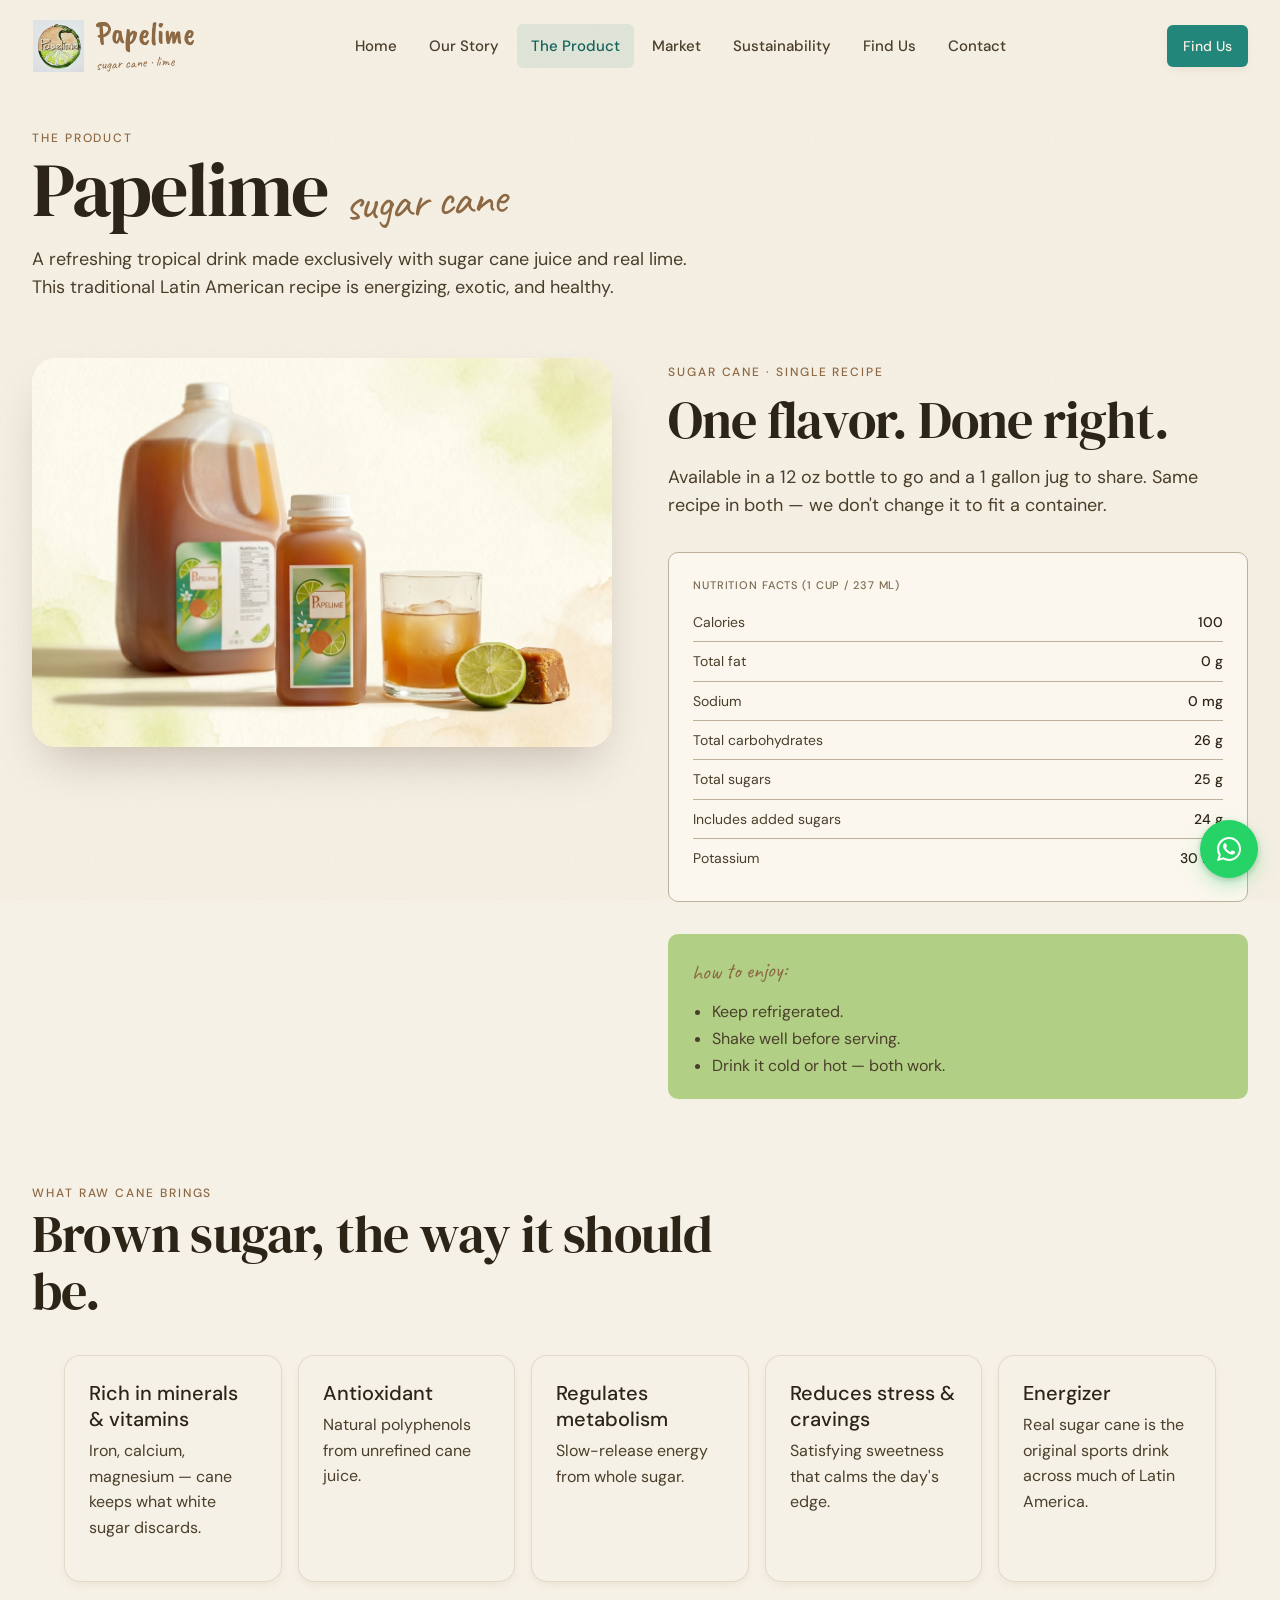
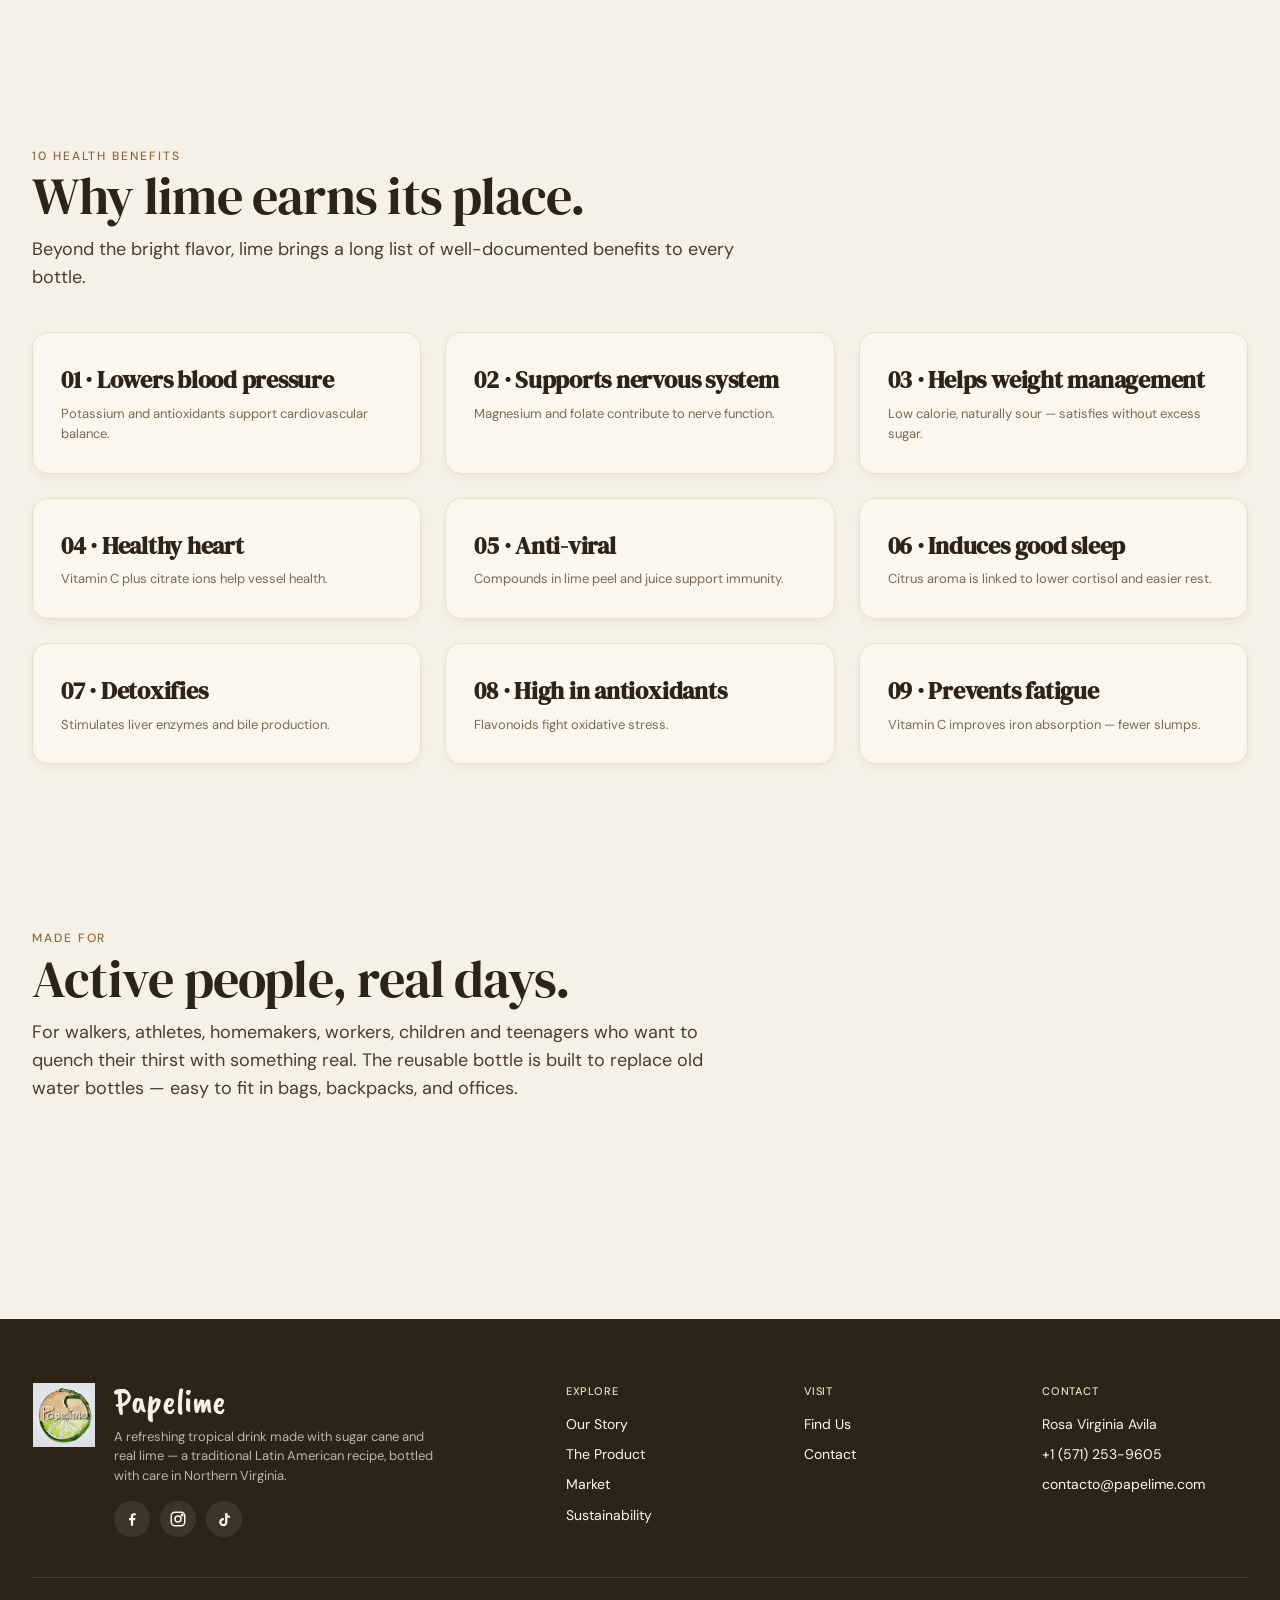
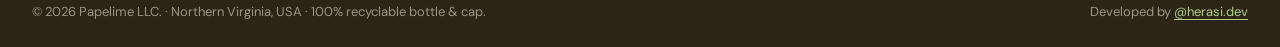
<file: product/index.html>
<!doctype html>
<html lang="en">
<head>
<meta charset="utf-8"/>
<meta name="viewport" content="width=device-width, initial-scale=1"/>
<meta http-equiv="Content-Security-Policy" content="default-src 'self'; img-src 'self' data:; style-src 'self' 'unsafe-inline'; font-src 'self'; script-src 'self' 'sha256-Qwt2aUWuGmxCQFc1QkH41mWCvTa6tivJfQ6+fS7pTMg=' 'sha256-Y1KkEX7xwY1SDpmLzd2WmVre/r9CS9Aq1VUliKQ0EuU='; connect-src 'self'; frame-ancestors 'none'; base-uri 'self'; form-action 'none';"/>
<title>The Product · Papelime</title>
<meta name="description" content="Papelime Sugar Cane: ingredients, nutrition facts, and the benefits of raw cane and real lime."/>
<link rel="canonical" href="https://papelime.com/product/"/>
<link rel="manifest" href="/manifest.webmanifest"/>
<link rel="alternate" type="application/xml" title="Sitemap" href="/sitemap.xml"/>
<meta name="theme-color" content="#CA8D4E"/>
<meta name="author" content="Papelime LLC"/>
<meta name="robots" content="index, follow, max-image-preview:large, max-snippet:-1"/>
<meta property="og:type" content="product"/>
<meta property="og:url" content="https://papelime.com/product/"/>
<meta property="og:title" content="The Product - Papelime Sugar Cane & Lime"/>
<meta property="og:description" content="Papelime Sugar Cane: ingredients, nutrition facts, and the benefits of raw cane and real lime."/>
<meta property="og:image" content="https://papelime.com/assets/bottle-and-jug.webp"/>
<meta property="og:image:alt" content="Papelime - 1 gallon jug, 12 oz bottle, glass with ice, lime and sugar cane"/>
<meta property="og:site_name" content="Papelime"/>
<meta property="og:locale" content="en_US"/>
<meta name="twitter:card" content="summary_large_image"/>
<meta name="twitter:title" content="The Product - Papelime Sugar Cane & Lime"/>
<meta name="twitter:description" content="Papelime Sugar Cane: ingredients, nutrition facts, and the benefits of raw cane and real lime."/>
<meta name="twitter:image" content="https://papelime.com/assets/bottle-and-jug.webp"/>
<link rel="stylesheet" href="../styles.css"/>
<link rel="icon" type="image/png" href="../assets/papelime-logo.png"/>
<script type="application/ld+json">
{
  "@context": "https://schema.org",
  "@graph": [
    {
      "@type": "Product",
      "name": "Papelime Sugar Cane - 12 oz Bottle",
      "description": "A refreshing tropical drink made with sugar cane and real lime juice. Single serving 12 oz bottle. 100% recyclable.",
      "image": "https://papelime.com/assets/bottle-12oz.webp",
      "brand": {
        "@type": "Brand",
        "name": "Papelime"
      },
      "offers": {
        "@type": "Offer",
        "price": "3.50",
        "priceCurrency": "USD",
        "availability": "https://schema.org/InStock",
        "areaServed": "Northern Virginia",
        "url": "https://papelime.com/product/"
      }
    },
    {
      "@type": "Product",
      "name": "Papelime Sugar Cane - 1 Gallon Jug",
      "description": "A refreshing tropical drink made with sugar cane and real lime juice. Family size 1 gallon jug, 16 servings. 100% recyclable.",
      "image": "https://papelime.com/assets/jug-1gal.webp",
      "brand": {
        "@type": "Brand",
        "name": "Papelime"
      },
      "offers": {
        "@type": "Offer",
        "price": "14.00",
        "priceCurrency": "USD",
        "availability": "https://schema.org/InStock",
        "areaServed": "Northern Virginia",
        "url": "https://papelime.com/product/"
      }
    }
  ]
}
</script>
<script type="application/ld+json">
{
  "@context": "https://schema.org",
  "@type": "BreadcrumbList",
  "itemListElement": [
    {
      "@type": "ListItem",
      "position": 1,
      "name": "Home",
      "item": "https://papelime.com/"
    },
    {
      "@type": "ListItem",
      "position": 2,
      "name": "The Product",
      "item": "https://papelime.com/product/"
    }
  ]
}
</script>
</head>
<body>
<div class="page-wrap">
<header class="nav">
  <a class="nav__brand" href="../">
    <img src="../assets/papelime-logo.png" alt="Papelime"/>
    <span class="nav__brand-text">
      <span class="nav__brand-name">Papelime</span>
      <span class="nav__brand-sub">sugar cane &middot; lime</span>
    </span>
  </a>
  <nav class="nav__links" id="nav-menu">
    <a class="nav__link" href="../">Home</a>
    <a class="nav__link" href="../story/">Our Story</a>
    <a class="nav__link is-active" href="../product/">The Product</a>
    <a class="nav__link" href="../market/">Market</a>
    <a class="nav__link" href="../sustainability/">Sustainability</a>
    <a class="nav__link" href="../find/">Find Us</a>
    <a class="nav__link" href="../contact/">Contact</a>
  </nav>
  <div class="nav__cta">
    <a class="btn btn--primary btn--sm" href="../find/">Find Us</a>
  </div>
  <button class="nav__toggle" type="button" aria-label="Open menu" aria-expanded="false" aria-controls="nav-menu">
    <svg viewBox="0 0 24 24" fill="none" stroke="currentColor" stroke-width="2" stroke-linecap="round"><line x1="3" y1="7" x2="21" y2="7"/><line x1="3" y1="12" x2="21" y2="12"/><line x1="3" y1="17" x2="21" y2="17"/></svg>
  </button>
</header>
<main class="page-content">

<section class="page-hero" data-screen-label="03 Product — Hero">
  <span class="t-eyebrow">The Product</span>
  <h1 class="t-display-1">Papelime <span class="script-note" style="font-size:48px; transform:rotate(-3deg); color:var(--molasses)">sugar cane</span></h1>
  <p class="t-body-lg" style="max-width:680px; margin-top:16px;">
    A refreshing tropical drink made exclusively with sugar cane juice and real lime.
    This traditional Latin American recipe is energizing, exotic, and healthy.
  </p>
</section>

<section class="product" data-screen-label="03 Product — Detail">
  <div class="product__art"><img src="../assets/bottle-and-jug.webp" alt="Papelime 12 oz bottle and 1 gallon jug"/></div>
  <div class="product__copy">
    <span class="t-eyebrow">Sugar Cane · Single recipe</span>
    <h2 class="t-display-2" style="margin-top:8px;">One flavor. Done right.</h2>
    <p class="t-body-lg" style="margin-top:16px;">
      Available in a 12 oz bottle to go and a 1 gallon jug to share.
      Same recipe in both &mdash; we don't change it to fit a container.
    </p>

    <div class="nutrition">
      <h3 class="t-label">Nutrition facts (1 cup / 237 ml)</h3>
      <table>
        <tr><td>Calories</td><td>100</td></tr>
        <tr><td>Total fat</td><td>0 g</td></tr>
        <tr><td>Sodium</td><td>0 mg</td></tr>
        <tr><td>Total carbohydrates</td><td>26 g</td></tr>
        <tr><td>Total sugars</td><td>25 g</td></tr>
        <tr><td>Includes added sugars</td><td>24 g</td></tr>
        <tr><td>Potassium</td><td>30 mg</td></tr>
      </table>
    </div>

    <div class="howto">
      <span class="script-note" style="font-size:22px; transform:rotate(-2deg); color:var(--molasses);">how to enjoy:</span>
      <ul>
        <li>Keep refrigerated.</li>
        <li>Shake well before serving.</li>
        <li>Drink it cold or hot &mdash; both work.</li>
      </ul>
    </div>
  </div>
</section>

<section class="section" data-screen-label="03 Product — Benefits">
  <div class="section__head">
    <span class="t-eyebrow">What raw cane brings</span>
    <h2 class="t-display-2">Brown sugar, the way it should be.</h2>
  </div>
  <div class="benefits">
    <div class="card"><h3 class="t-h3">Rich in minerals &amp; vitamins</h3><p class="t-body" style="margin-top:6px">Iron, calcium, magnesium &mdash; cane keeps what white sugar discards.</p></div>
    <div class="card"><h3 class="t-h3">Antioxidant</h3><p class="t-body" style="margin-top:6px">Natural polyphenols from unrefined cane juice.</p></div>
    <div class="card"><h3 class="t-h3">Regulates metabolism</h3><p class="t-body" style="margin-top:6px">Slow-release energy from whole sugar.</p></div>
    <div class="card"><h3 class="t-h3">Reduces stress &amp; cravings</h3><p class="t-body" style="margin-top:6px">Satisfying sweetness that calms the day's edge.</p></div>
    <div class="card"><h3 class="t-h3">Energizer</h3><p class="t-body" style="margin-top:6px">Real sugar cane is the original sports drink across much of Latin America.</p></div>
  </div>
</section>

<section class="data-section">
  <div class="data-head">
    <span class="t-eyebrow">10 Health Benefits</span>
    <h2 class="t-display-2">Why lime earns its place.</h2>
    <p class="t-body-lg" style="margin-top:12px;">Beyond the bright flavor, lime brings a long list of well-documented benefits to every bottle.</p>
  </div>
  <div class="data-grid-3">
    <div class="viz-card"><h3 class="viz-card__title">01 · Lowers blood pressure</h3><p class="viz-card__sub" style="margin-bottom:0">Potassium and antioxidants support cardiovascular balance.</p></div>
    <div class="viz-card"><h3 class="viz-card__title">02 · Supports nervous system</h3><p class="viz-card__sub" style="margin-bottom:0">Magnesium and folate contribute to nerve function.</p></div>
    <div class="viz-card"><h3 class="viz-card__title">03 · Helps weight management</h3><p class="viz-card__sub" style="margin-bottom:0">Low calorie, naturally sour &mdash; satisfies without excess sugar.</p></div>
    <div class="viz-card"><h3 class="viz-card__title">04 · Healthy heart</h3><p class="viz-card__sub" style="margin-bottom:0">Vitamin C plus citrate ions help vessel health.</p></div>
    <div class="viz-card"><h3 class="viz-card__title">05 · Anti-viral</h3><p class="viz-card__sub" style="margin-bottom:0">Compounds in lime peel and juice support immunity.</p></div>
    <div class="viz-card"><h3 class="viz-card__title">06 · Induces good sleep</h3><p class="viz-card__sub" style="margin-bottom:0">Citrus aroma is linked to lower cortisol and easier rest.</p></div>
    <div class="viz-card"><h3 class="viz-card__title">07 · Detoxifies</h3><p class="viz-card__sub" style="margin-bottom:0">Stimulates liver enzymes and bile production.</p></div>
    <div class="viz-card"><h3 class="viz-card__title">08 · High in antioxidants</h3><p class="viz-card__sub" style="margin-bottom:0">Flavonoids fight oxidative stress.</p></div>
    <div class="viz-card"><h3 class="viz-card__title">09 · Prevents fatigue</h3><p class="viz-card__sub" style="margin-bottom:0">Vitamin C improves iron absorption — fewer slumps.</p></div>
  </div>
</section>

<section class="data-section">
  <div class="data-head">
    <span class="t-eyebrow">Made for</span>
    <h2 class="t-display-2">Active people, real days.</h2>
    <p class="t-body-lg" style="margin-top:12px;">
      For walkers, athletes, homemakers, workers, children and teenagers who want to quench their thirst with something real.
      The reusable bottle is built to replace old water bottles — easy to fit in bags, backpacks, and offices.
    </p>
  </div>
</section>

</main>
<footer class="footer">
  <div class="footer__top">
    <div class="footer__brand">
      <img src="../assets/papelime-logo.png" alt="Papelime"/>
      <div>
        <div class="footer__brand-name">Papelime</div>
        <p>A refreshing tropical drink made with sugar cane and real lime &mdash; a traditional Latin American recipe, bottled with care in Northern Virginia.</p>
        <div class="footer__social">
          <a href="https://facebook.com/papelime" target="_blank" rel="noopener noreferrer" aria-label="Facebook"><svg viewBox="0 0 24 24" fill="currentColor"><path d="M13.5 21v-7.5h2.5l.5-3h-3V8.6c0-.9.3-1.5 1.6-1.5H17V4.4c-.3 0-1.3-.1-2.5-.1-2.4 0-4 1.5-4 4.1V10.5H8v3h2.5V21h3z"/></svg></a>
          <a href="https://instagram.com/papelime" target="_blank" rel="noopener noreferrer" aria-label="Instagram"><svg viewBox="0 0 24 24" fill="none" stroke="currentColor" stroke-width="2"><rect x="3" y="3" width="18" height="18" rx="5"/><circle cx="12" cy="12" r="4"/><circle cx="17.5" cy="6.5" r="1" fill="currentColor"/></svg></a>
          <a href="https://tiktok.com/@papelime" target="_blank" rel="noopener noreferrer" aria-label="TikTok"><svg viewBox="0 0 24 24" fill="currentColor"><path d="M19.6 7.7c-1.7 0-3.1-1.4-3.1-3.1V4h-3v12.2c0 1.4-1.1 2.5-2.5 2.5s-2.5-1.1-2.5-2.5 1.1-2.5 2.5-2.5c.3 0 .5 0 .8.1V10.7c-.3-.1-.5-.1-.8-.1-3 0-5.5 2.5-5.5 5.5S8 21.7 11 21.7s5.5-2.5 5.5-5.5V9.6c1 .6 2.1 1 3.4 1V7.7h-.3z"/></svg></a>
        </div>
      </div>
    </div>
    <div class="footer__cols">
      <div><h4>Explore</h4><ul><li><a href="../story/">Our Story</a></li><li><a href="../product/">The Product</a></li><li><a href="../market/">Market</a></li><li><a href="../sustainability/">Sustainability</a></li></ul></div>
      <div><h4>Visit</h4><ul><li><a href="../find/">Find Us</a></li><li><a href="../contact/">Contact</a></li></ul></div>
      <div><h4>Contact</h4><ul><li>Rosa Virginia Avila</li><li><a data-tel="+1 (571) 253-9605">+1 (571) 253-9605</a></li><li><a data-mailto="contacto:papelime.com">Write us</a></li></ul></div>
    </div>
  </div>
  <div class="footer__bottom">
    <span>&copy; <span data-year>2026</span> Papelime LLC. &middot; Northern Virginia, USA &middot; 100% recyclable bottle &amp; cap.</span>
    <span>Developed by <a href="https://www.herasi.dev" target="_blank" rel="noopener noreferrer">@herasi.dev</a></span>
  </div>
</footer>
</div>
<script src="../script.js"></script>
</body>
</html>
</file>
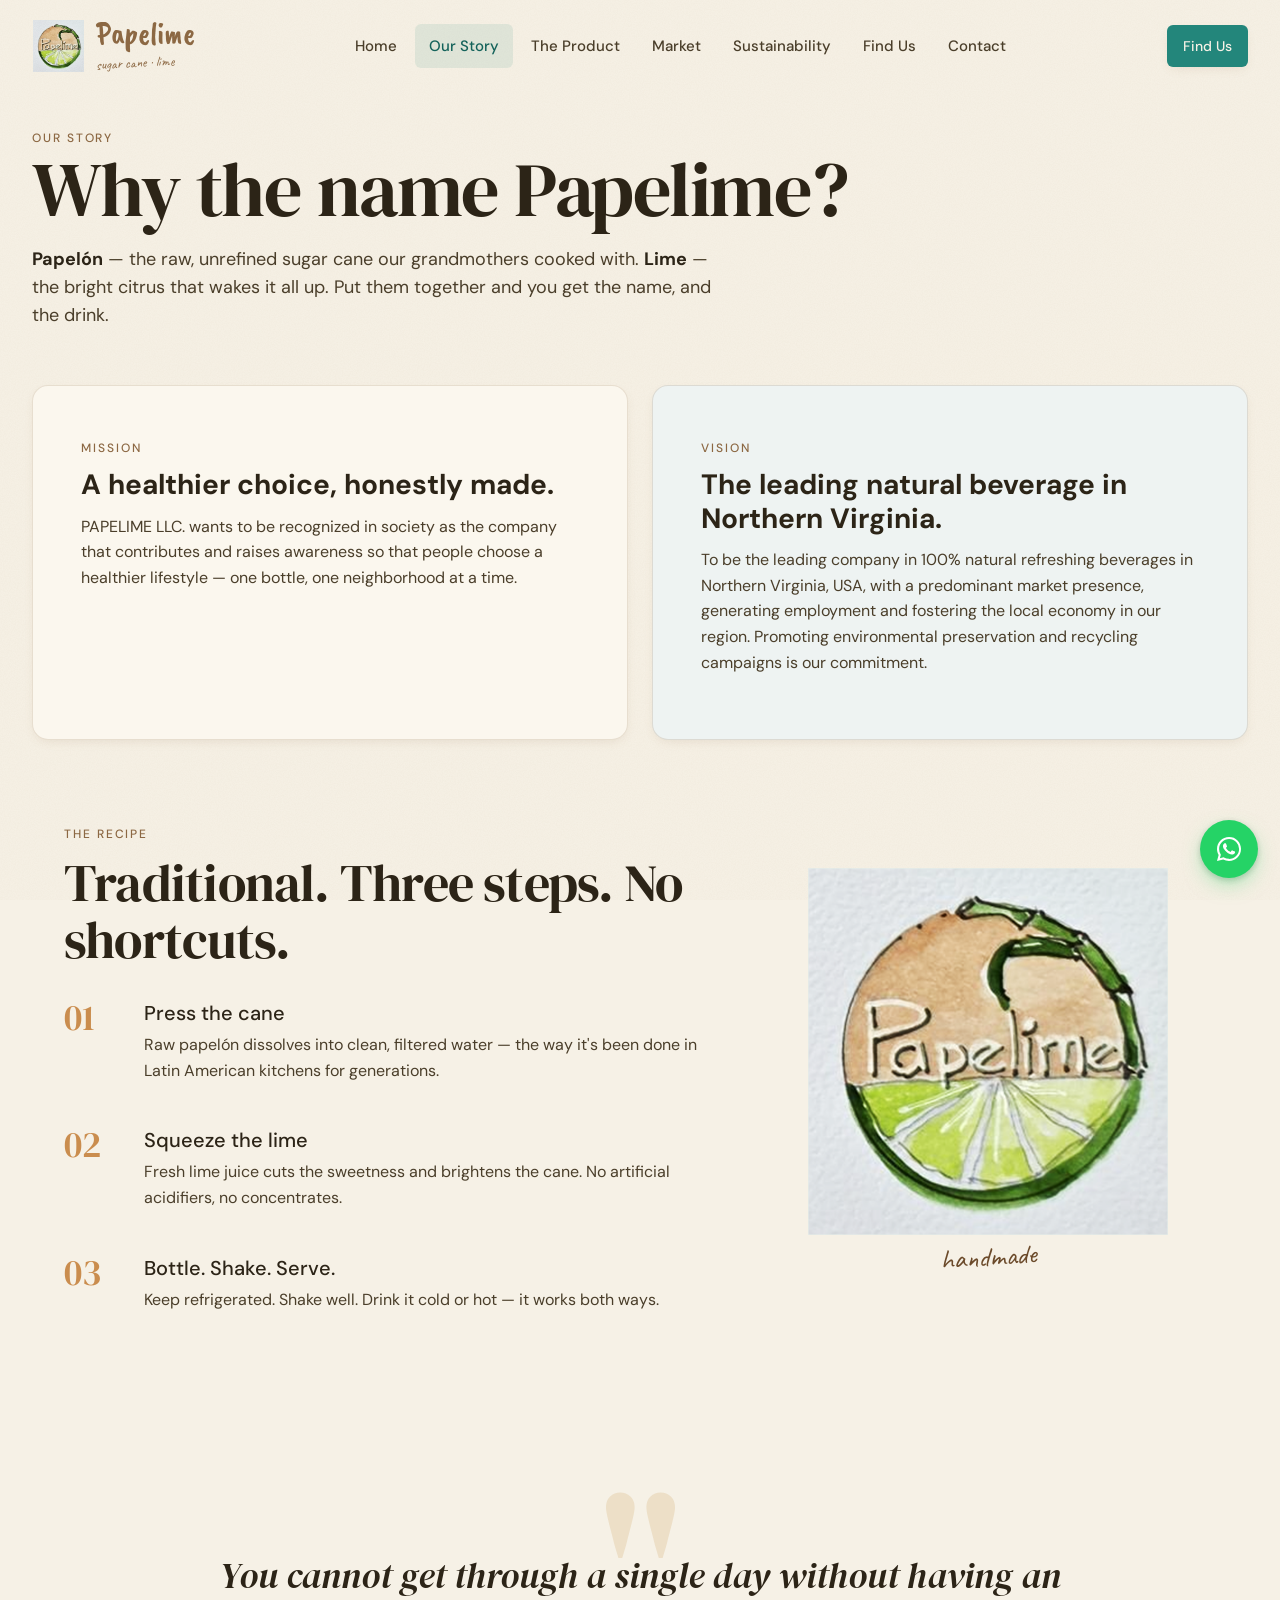
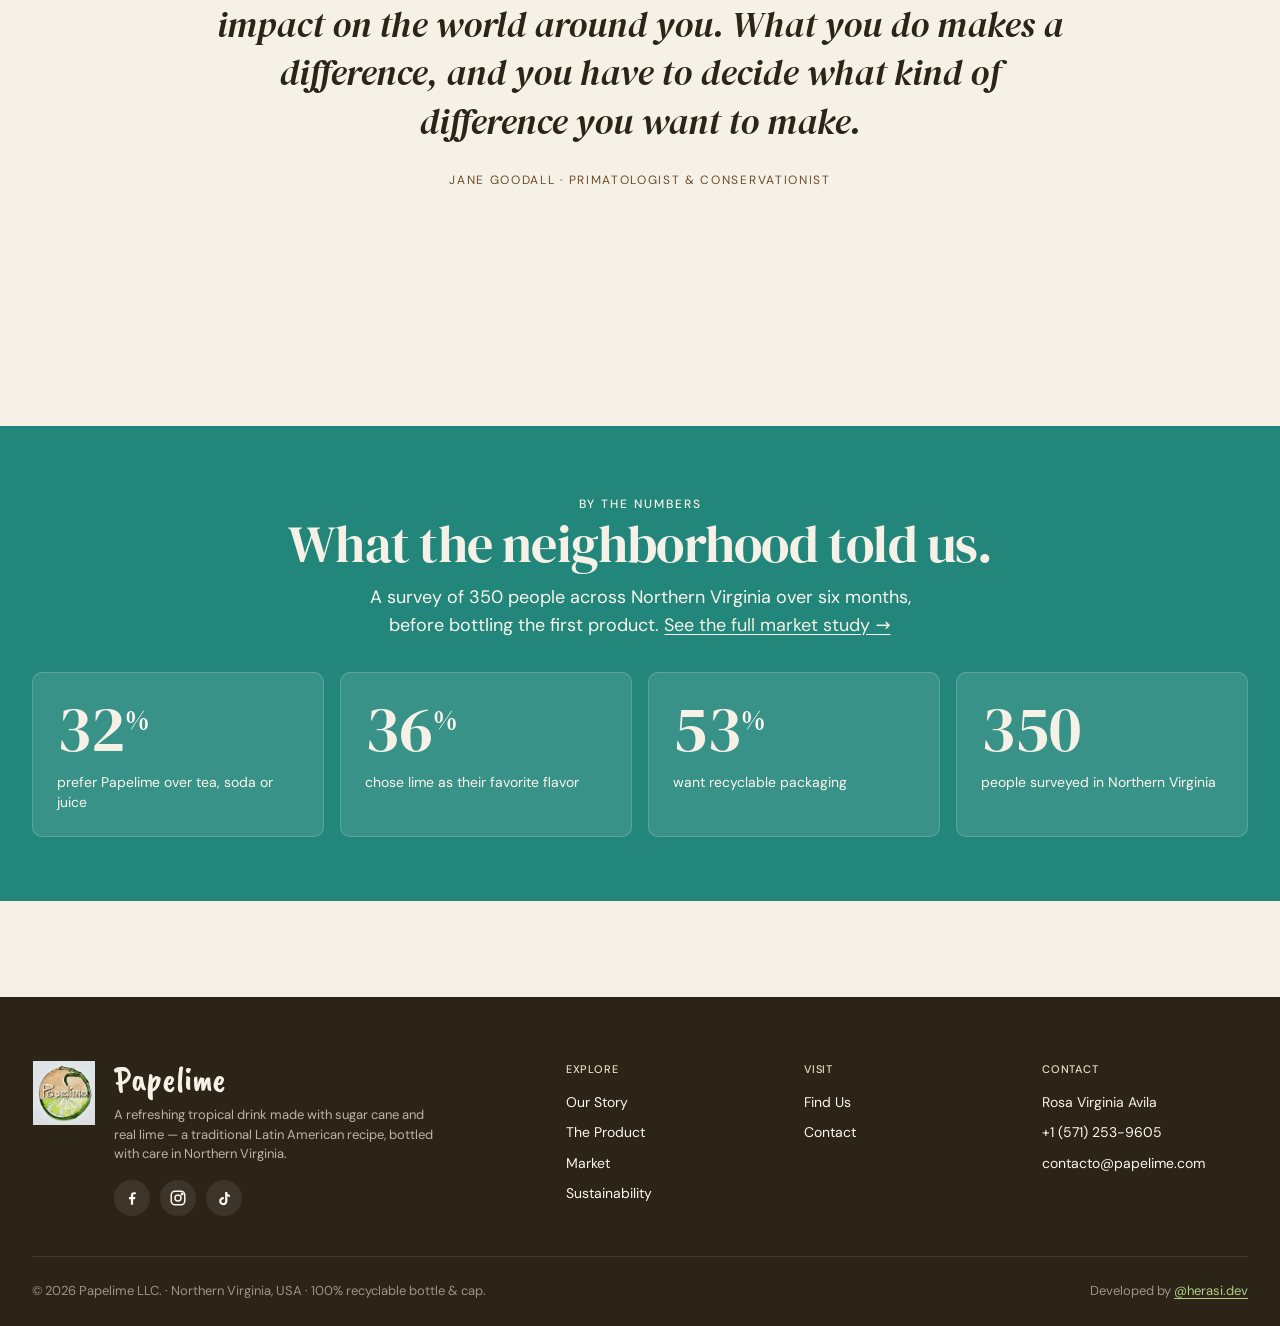
<file: story/index.html>
<!doctype html>
<html lang="en">
<head>
<meta charset="utf-8"/>
<meta name="viewport" content="width=device-width, initial-scale=1"/>
<meta http-equiv="Content-Security-Policy" content="default-src 'self'; img-src 'self' data:; style-src 'self' 'unsafe-inline'; font-src 'self'; script-src 'self' 'sha256-JFwKoeyVqDsObvjIi4L0z+lKant6EQs4j3gd0/SmcUk='; connect-src 'self'; frame-ancestors 'none'; base-uri 'self'; form-action 'none';"/>
<title>Our Story · Papelime</title>
<meta name="description" content="Why the name Papelime: papelón + lime. Mission, vision, and the traditional Latin American recipe."/>
<link rel="canonical" href="https://papelime.com/story/"/>
<link rel="manifest" href="/manifest.webmanifest"/>
<link rel="alternate" type="application/xml" title="Sitemap" href="/sitemap.xml"/>
<meta name="theme-color" content="#CA8D4E"/>
<meta name="author" content="Papelime LLC"/>
<meta name="robots" content="index, follow, max-image-preview:large, max-snippet:-1"/>
<meta property="og:type" content="article"/>
<meta property="og:url" content="https://papelime.com/story/"/>
<meta property="og:title" content="Our Story - Why the name Papelime"/>
<meta property="og:description" content="Why the name Papelime: papelón + lime. Mission, vision, and the traditional Latin American recipe."/>
<meta property="og:image" content="https://papelime.com/assets/hero-duo.webp"/>
<meta property="og:image:alt" content="Papelime - 1 gallon jug, 12 oz bottle, glass with ice, lime and sugar cane"/>
<meta property="og:site_name" content="Papelime"/>
<meta property="og:locale" content="en_US"/>
<meta name="twitter:card" content="summary_large_image"/>
<meta name="twitter:title" content="Our Story - Why the name Papelime"/>
<meta name="twitter:description" content="Why the name Papelime: papelón + lime. Mission, vision, and the traditional Latin American recipe."/>
<meta name="twitter:image" content="https://papelime.com/assets/hero-duo.webp"/>
<link rel="stylesheet" href="../styles.css"/>
<link rel="icon" type="image/png" href="../assets/papelime-logo.png"/>
<script type="application/ld+json">
{
  "@context": "https://schema.org",
  "@type": "BreadcrumbList",
  "itemListElement": [
    {
      "@type": "ListItem",
      "position": 1,
      "name": "Home",
      "item": "https://papelime.com/"
    },
    {
      "@type": "ListItem",
      "position": 2,
      "name": "Our Story",
      "item": "https://papelime.com/story/"
    }
  ]
}
</script>
</head>
<body>
<div class="page-wrap">
<header class="nav">
  <a class="nav__brand" href="../">
    <img src="../assets/papelime-logo.png" alt="Papelime"/>
    <span class="nav__brand-text">
      <span class="nav__brand-name">Papelime</span>
      <span class="nav__brand-sub">sugar cane &middot; lime</span>
    </span>
  </a>
  <nav class="nav__links" id="nav-menu">
    <a class="nav__link" href="../">Home</a>
    <a class="nav__link is-active" href="../story/">Our Story</a>
    <a class="nav__link" href="../product/">The Product</a>
    <a class="nav__link" href="../market/">Market</a>
    <a class="nav__link" href="../sustainability/">Sustainability</a>
    <a class="nav__link" href="../find/">Find Us</a>
    <a class="nav__link" href="../contact/">Contact</a>
  </nav>
  <div class="nav__cta">
    <a class="btn btn--primary btn--sm" href="../find/">Find Us</a>
  </div>
  <button class="nav__toggle" type="button" aria-label="Open menu" aria-expanded="false" aria-controls="nav-menu">
    <svg viewBox="0 0 24 24" fill="none" stroke="currentColor" stroke-width="2" stroke-linecap="round"><line x1="3" y1="7" x2="21" y2="7"/><line x1="3" y1="12" x2="21" y2="12"/><line x1="3" y1="17" x2="21" y2="17"/></svg>
  </button>
</header>
<main class="page-content">

<section class="page-hero" data-screen-label="02 Story — Hero">
  <span class="t-eyebrow">Our Story</span>
  <h1 class="t-display-1">Why the name Papelime?</h1>
  <p class="t-body-lg" style="max-width:680px; margin-top:16px;">
    <strong style="color:var(--ink)">Papelón</strong> &mdash; the raw, unrefined sugar cane our grandmothers cooked with.
    <strong style="color:var(--ink)">Lime</strong> &mdash; the bright citrus that wakes it all up.
    Put them together and you get the name, and the drink.
  </p>
</section>

<section class="story-grid" data-screen-label="02 Story — Mission/Vision">
  <div class="card card--warm card--lg">
    <span class="t-eyebrow">Mission</span>
    <h2 class="t-h2" style="margin-top:8px;">A healthier choice, honestly made.</h2>
    <p class="t-body" style="margin-top:12px;">
      PAPELIME LLC. wants to be recognized in society as the company that contributes and raises awareness
      so that people choose a healthier lifestyle &mdash; one bottle, one neighborhood at a time.
    </p>
  </div>
  <div class="card card--cool card--lg">
    <span class="t-eyebrow">Vision</span>
    <h2 class="t-h2" style="margin-top:8px;">The leading natural beverage in Northern Virginia.</h2>
    <p class="t-body" style="margin-top:12px;">
      To be the leading company in 100% natural refreshing beverages in Northern Virginia, USA, with a predominant
      market presence, generating employment and fostering the local economy in our region. Promoting environmental
      preservation and recycling campaigns is our commitment.
    </p>
  </div>
</section>

<section class="section" data-screen-label="02 Story — Recipe">
  <div class="recipe">
    <div>
      <span class="t-eyebrow">The recipe</span>
      <h2 class="t-display-2" style="margin-top:8px;">Traditional. Three steps. No shortcuts.</h2>
      <ol class="recipe-list">
        <li>
          <span class="recipe-num">01</span>
          <div>
            <h3 class="t-h3">Press the cane</h3>
            <p class="t-body" style="margin-top:6px">Raw papelón dissolves into clean, filtered water &mdash;
            the way it's been done in Latin American kitchens for generations.</p>
          </div>
        </li>
        <li>
          <span class="recipe-num">02</span>
          <div>
            <h3 class="t-h3">Squeeze the lime</h3>
            <p class="t-body" style="margin-top:6px">Fresh lime juice cuts the sweetness and brightens the cane.
            No artificial acidifiers, no concentrates.</p>
          </div>
        </li>
        <li>
          <span class="recipe-num">03</span>
          <div>
            <h3 class="t-h3">Bottle. Shake. Serve.</h3>
            <p class="t-body" style="margin-top:6px">Keep refrigerated. Shake well. Drink it cold or hot &mdash;
            it works both ways.</p>
          </div>
        </li>
      </ol>
    </div>
    <div class="recipe__art">
      <img src="../assets/papelime-logo.png" alt="Papelime watercolor logo"/>
      <span class="script-note" style="font-size:28px; transform:rotate(-4deg); color:var(--molasses-dark);">handmade</span>
    </div>
  </div>
</section>

<section class="data-section">
  <div class="pull-quote">
    <p class="pull-quote__text">You cannot get through a single day without having an impact on the world around you. What you do makes a difference, and you have to decide what kind of difference you want to make.</p>
    <p class="pull-quote__cite">Jane Goodall &middot; Primatologist &amp; Conservationist</p>
  </div>
</section>

<section class="band band--teal" data-screen-label="02 Story — Numbers">
  <div class="band__head" style="text-align:center;">
    <span class="t-eyebrow">By the numbers</span>
    <h2 class="t-display-2">What the neighborhood told us.</h2>
    <p class="t-body-lg" style="max-width:560px; margin:12px auto 0;">
      A survey of 350 people across Northern Virginia over six months, before bottling the first product.
      <a href="../market/" style="color:var(--paper); text-decoration:underline; text-underline-offset:3px;">See the full market study →</a>
    </p>
  </div>
  <div class="stats">
    <div class="stat"><span class="stat__value">32<span class="stat__suffix">%</span></span><span class="stat__label">prefer Papelime over tea, soda or juice</span></div>
    <div class="stat"><span class="stat__value">36<span class="stat__suffix">%</span></span><span class="stat__label">chose lime as their favorite flavor</span></div>
    <div class="stat"><span class="stat__value">53<span class="stat__suffix">%</span></span><span class="stat__label">want recyclable packaging</span></div>
    <div class="stat"><span class="stat__value">350</span><span class="stat__label">people surveyed in Northern Virginia</span></div>
  </div>
</section>

</main>
<footer class="footer">
  <div class="footer__top">
    <div class="footer__brand">
      <img src="../assets/papelime-logo.png" alt="Papelime"/>
      <div>
        <div class="footer__brand-name">Papelime</div>
        <p>A refreshing tropical drink made with sugar cane and real lime &mdash; a traditional Latin American recipe, bottled with care in Northern Virginia.</p>
        <div class="footer__social">
          <a href="https://facebook.com/papelime" target="_blank" rel="noopener noreferrer" aria-label="Facebook"><svg viewBox="0 0 24 24" fill="currentColor"><path d="M13.5 21v-7.5h2.5l.5-3h-3V8.6c0-.9.3-1.5 1.6-1.5H17V4.4c-.3 0-1.3-.1-2.5-.1-2.4 0-4 1.5-4 4.1V10.5H8v3h2.5V21h3z"/></svg></a>
          <a href="https://instagram.com/papelime" target="_blank" rel="noopener noreferrer" aria-label="Instagram"><svg viewBox="0 0 24 24" fill="none" stroke="currentColor" stroke-width="2"><rect x="3" y="3" width="18" height="18" rx="5"/><circle cx="12" cy="12" r="4"/><circle cx="17.5" cy="6.5" r="1" fill="currentColor"/></svg></a>
          <a href="https://tiktok.com/@papelime" target="_blank" rel="noopener noreferrer" aria-label="TikTok"><svg viewBox="0 0 24 24" fill="currentColor"><path d="M19.6 7.7c-1.7 0-3.1-1.4-3.1-3.1V4h-3v12.2c0 1.4-1.1 2.5-2.5 2.5s-2.5-1.1-2.5-2.5 1.1-2.5 2.5-2.5c.3 0 .5 0 .8.1V10.7c-.3-.1-.5-.1-.8-.1-3 0-5.5 2.5-5.5 5.5S8 21.7 11 21.7s5.5-2.5 5.5-5.5V9.6c1 .6 2.1 1 3.4 1V7.7h-.3z"/></svg></a>
        </div>
      </div>
    </div>
    <div class="footer__cols">
      <div><h4>Explore</h4><ul><li><a href="../story/">Our Story</a></li><li><a href="../product/">The Product</a></li><li><a href="../market/">Market</a></li><li><a href="../sustainability/">Sustainability</a></li></ul></div>
      <div><h4>Visit</h4><ul><li><a href="../find/">Find Us</a></li><li><a href="../contact/">Contact</a></li></ul></div>
      <div><h4>Contact</h4><ul><li>Rosa Virginia Avila</li><li><a data-tel="+1 (571) 253-9605">+1 (571) 253-9605</a></li><li><a data-mailto="contacto:papelime.com">Write us</a></li></ul></div>
    </div>
  </div>
  <div class="footer__bottom">
    <span>&copy; <span data-year>2026</span> Papelime LLC. &middot; Northern Virginia, USA &middot; 100% recyclable bottle &amp; cap.</span>
    <span>Developed by <a href="https://www.herasi.dev" target="_blank" rel="noopener noreferrer">@herasi.dev</a></span>
  </div>
</footer>
</div>
<script src="../script.js"></script>
</body>
</html>
</file>
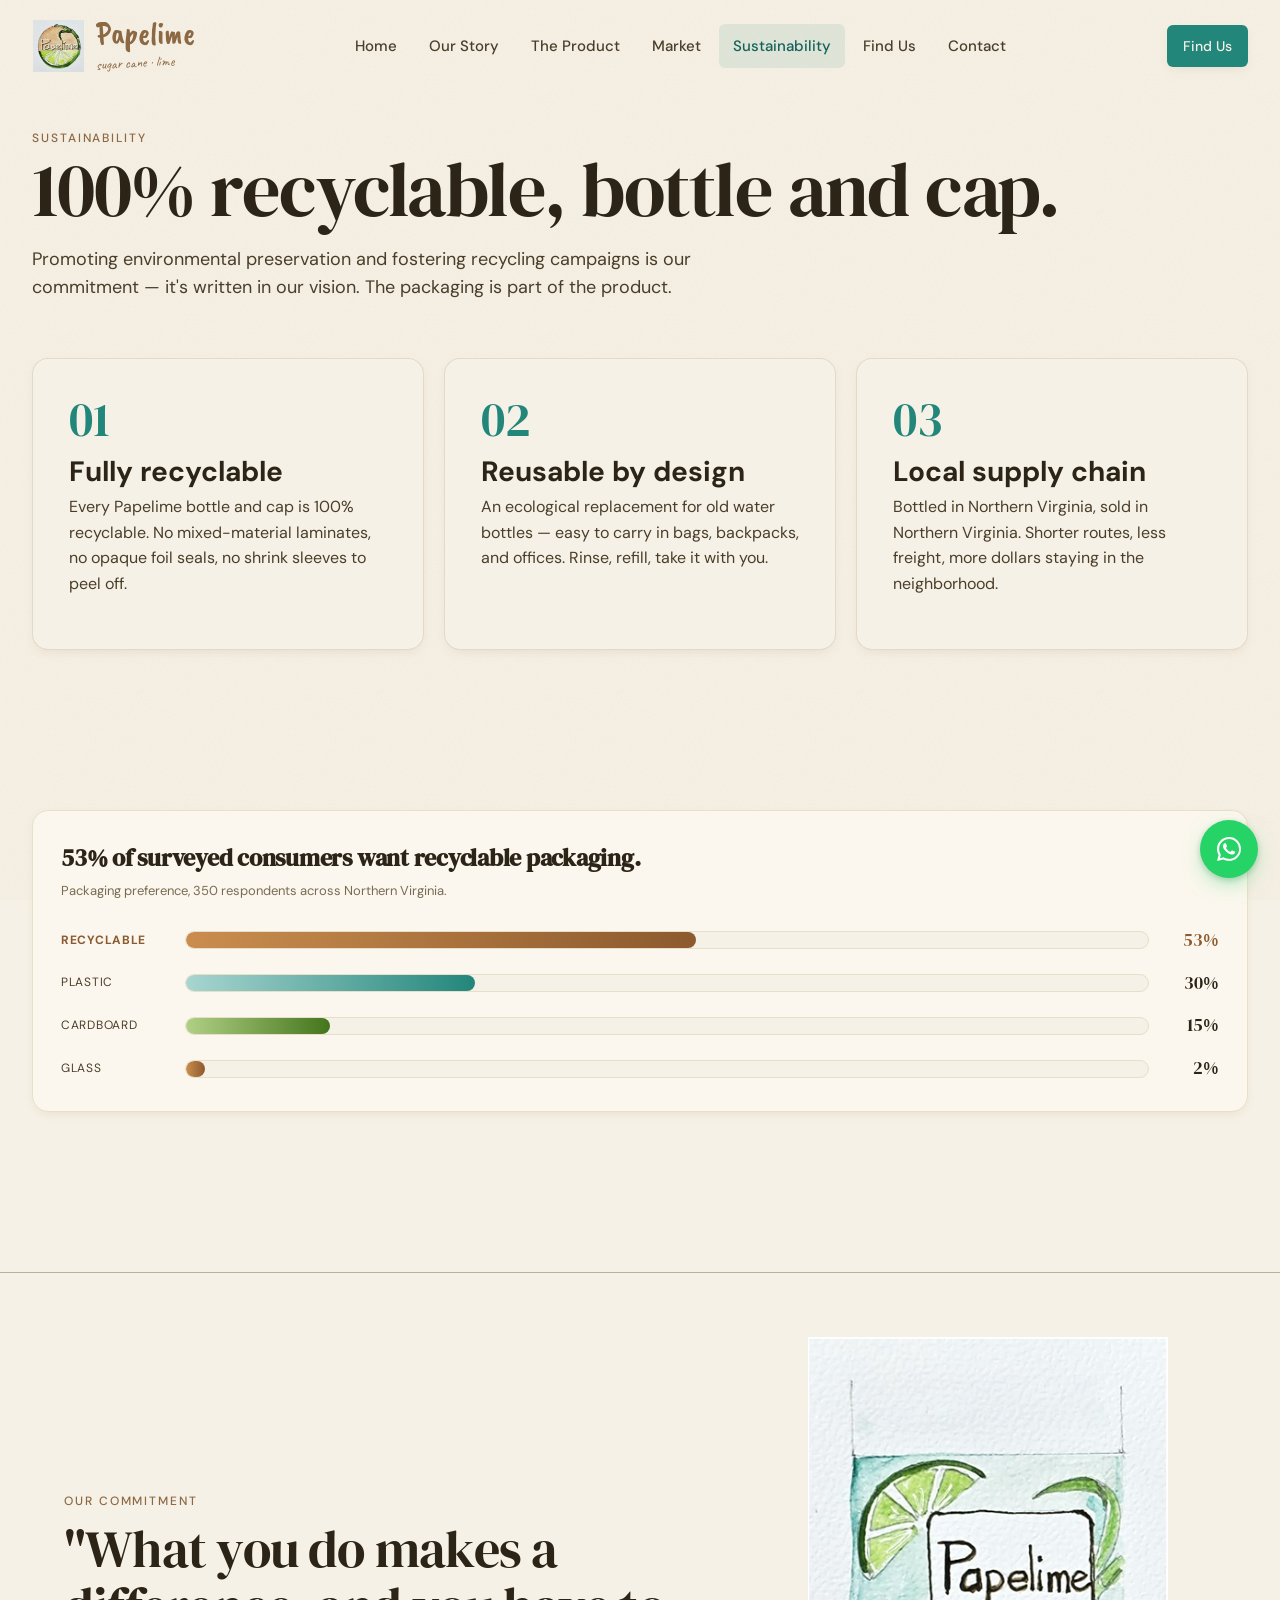
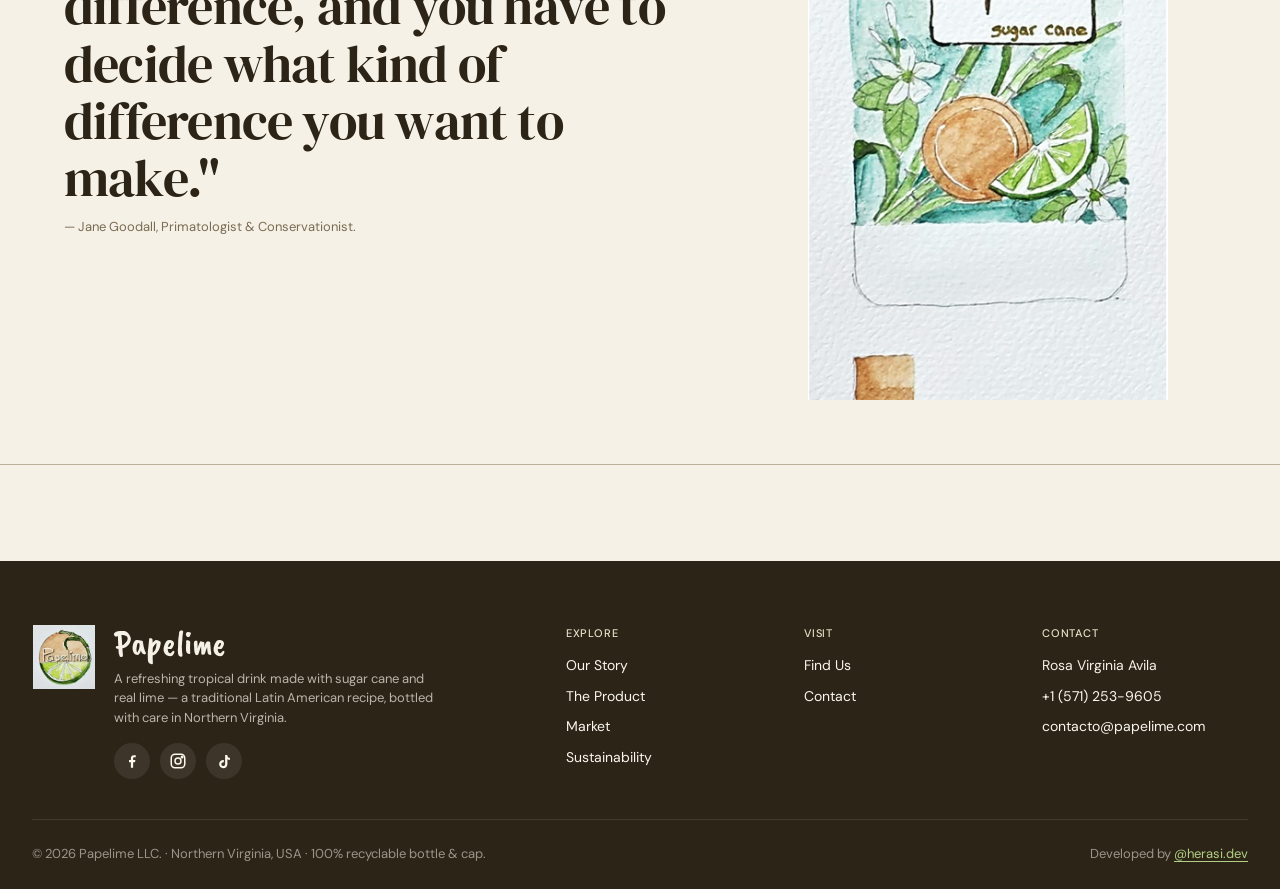
<file: sustainability/index.html>
<!doctype html>
<html lang="en">
<head>
<meta charset="utf-8"/>
<meta name="viewport" content="width=device-width, initial-scale=1"/>
<meta http-equiv="Content-Security-Policy" content="default-src 'self'; img-src 'self' data:; style-src 'self' 'unsafe-inline'; font-src 'self'; script-src 'self' 'sha256-Y1Wf8AN3CCj9hH8uhbTlcKPOvRce2ih1o4PsTmVx6bg='; connect-src 'self'; frame-ancestors 'none'; base-uri 'self'; form-action 'none';"/>
<title>Sustainability · Papelime</title>
<meta name="description" content="100% recyclable bottle and cap. Reusable by design. Local supply chain. Our environmental commitment."/>
<link rel="canonical" href="https://papelime.com/sustainability/"/>
<link rel="manifest" href="/manifest.webmanifest"/>
<link rel="alternate" type="application/xml" title="Sitemap" href="/sitemap.xml"/>
<meta name="theme-color" content="#CA8D4E"/>
<meta name="author" content="Papelime LLC"/>
<meta name="robots" content="index, follow, max-image-preview:large, max-snippet:-1"/>
<meta property="og:type" content="article"/>
<meta property="og:url" content="https://papelime.com/sustainability/"/>
<meta property="og:title" content="Sustainability - 100% Recyclable"/>
<meta property="og:description" content="100% recyclable bottle and cap. Reusable by design. Local supply chain. Our environmental commitment."/>
<meta property="og:image" content="https://papelime.com/assets/hero-duo.webp"/>
<meta property="og:image:alt" content="Papelime - 1 gallon jug, 12 oz bottle, glass with ice, lime and sugar cane"/>
<meta property="og:site_name" content="Papelime"/>
<meta property="og:locale" content="en_US"/>
<meta name="twitter:card" content="summary_large_image"/>
<meta name="twitter:title" content="Sustainability - 100% Recyclable"/>
<meta name="twitter:description" content="100% recyclable bottle and cap. Reusable by design. Local supply chain. Our environmental commitment."/>
<meta name="twitter:image" content="https://papelime.com/assets/hero-duo.webp"/>
<link rel="stylesheet" href="../styles.css"/>
<link rel="icon" type="image/png" href="../assets/papelime-logo.png"/>
<script type="application/ld+json">
{
  "@context": "https://schema.org",
  "@type": "BreadcrumbList",
  "itemListElement": [
    {
      "@type": "ListItem",
      "position": 1,
      "name": "Home",
      "item": "https://papelime.com/"
    },
    {
      "@type": "ListItem",
      "position": 2,
      "name": "Sustainability",
      "item": "https://papelime.com/sustainability/"
    }
  ]
}
</script>
</head>
<body>
<div class="page-wrap">
<header class="nav">
  <a class="nav__brand" href="../">
    <img src="../assets/papelime-logo.png" alt="Papelime"/>
    <span class="nav__brand-text">
      <span class="nav__brand-name">Papelime</span>
      <span class="nav__brand-sub">sugar cane &middot; lime</span>
    </span>
  </a>
  <nav class="nav__links" id="nav-menu">
    <a class="nav__link" href="../">Home</a>
    <a class="nav__link" href="../story/">Our Story</a>
    <a class="nav__link" href="../product/">The Product</a>
    <a class="nav__link" href="../market/">Market</a>
    <a class="nav__link is-active" href="../sustainability/">Sustainability</a>
    <a class="nav__link" href="../find/">Find Us</a>
    <a class="nav__link" href="../contact/">Contact</a>
  </nav>
  <div class="nav__cta">
    <a class="btn btn--primary btn--sm" href="../find/">Find Us</a>
  </div>
  <button class="nav__toggle" type="button" aria-label="Open menu" aria-expanded="false" aria-controls="nav-menu">
    <svg viewBox="0 0 24 24" fill="none" stroke="currentColor" stroke-width="2" stroke-linecap="round"><line x1="3" y1="7" x2="21" y2="7"/><line x1="3" y1="12" x2="21" y2="12"/><line x1="3" y1="17" x2="21" y2="17"/></svg>
  </button>
</header>
<main class="page-content">

<section class="page-hero" data-screen-label="04 Eco — Hero">
  <span class="t-eyebrow">Sustainability</span>
  <h1 class="t-display-1">100% recyclable, bottle and cap.</h1>
  <p class="t-body-lg" style="max-width:680px; margin-top:16px;">
    Promoting environmental preservation and fostering recycling campaigns is our commitment &mdash;
    it's written in our vision. The packaging is part of the product.
  </p>
</section>

<section class="eco" data-screen-label="04 Eco — Pledges">
  <div class="card">
    <div class="eco__num">01</div>
    <h2 class="t-h2">Fully recyclable</h2>
    <p class="t-body" style="margin-top:6px">Every Papelime bottle and cap is 100% recyclable. No mixed-material laminates,
    no opaque foil seals, no shrink sleeves to peel off.</p>
  </div>
  <div class="card">
    <div class="eco__num">02</div>
    <h2 class="t-h2">Reusable by design</h2>
    <p class="t-body" style="margin-top:6px">An ecological replacement for old water bottles &mdash; easy to carry in bags,
    backpacks, and offices. Rinse, refill, take it with you.</p>
  </div>
  <div class="card">
    <div class="eco__num">03</div>
    <h2 class="t-h2">Local supply chain</h2>
    <p class="t-body" style="margin-top:6px">Bottled in Northern Virginia, sold in Northern Virginia. Shorter routes,
    less freight, more dollars staying in the neighborhood.</p>
  </div>
</section>

<section class="data-section">
  <div class="viz-card">
    <h3 class="viz-card__title">53% of surveyed consumers want recyclable packaging.</h3>
    <p class="viz-card__sub">Packaging preference, 350 respondents across Northern Virginia.</p>
    <div class="bar-chart">
      <div class="bar-row is-target">
        <span class="bar-row__label">Recyclable</span>
        <div class="bar-row__track"><div class="bar-row__fill" data-pct="53"></div></div>
        <span class="bar-row__value">53%</span>
      </div>
      <div class="bar-row bar-row--teal">
        <span class="bar-row__label">Plastic</span>
        <div class="bar-row__track"><div class="bar-row__fill" data-pct="30"></div></div>
        <span class="bar-row__value">30%</span>
      </div>
      <div class="bar-row bar-row--lime">
        <span class="bar-row__label">Cardboard</span>
        <div class="bar-row__track"><div class="bar-row__fill" data-pct="15"></div></div>
        <span class="bar-row__value">15%</span>
      </div>
      <div class="bar-row">
        <span class="bar-row__label">Glass</span>
        <div class="bar-row__track"><div class="bar-row__fill" data-pct="2"></div></div>
        <span class="bar-row__value">2%</span>
      </div>
    </div>
  </div>
</section>

<section class="band band--paper" data-screen-label="04 Eco — Commitment">
  <div class="pledge">
    <div>
      <span class="t-eyebrow">Our commitment</span>
      <h2 class="t-display-2" style="margin-top:8px;">
        "What you do makes a difference, and you have to decide what kind of difference you want to make."
      </h2>
      <p class="t-caption" style="margin-top:12px;">&mdash; Jane Goodall, Primatologist &amp; Conservationist.</p>
    </div>
    <div class="pledge__art"><img src="../assets/label-art-a.png" alt=""/></div>
  </div>
</section>

</main>
<footer class="footer">
  <div class="footer__top">
    <div class="footer__brand">
      <img src="../assets/papelime-logo.png" alt="Papelime"/>
      <div>
        <div class="footer__brand-name">Papelime</div>
        <p>A refreshing tropical drink made with sugar cane and real lime &mdash; a traditional Latin American recipe, bottled with care in Northern Virginia.</p>
        <div class="footer__social">
          <a href="https://facebook.com/papelime" target="_blank" rel="noopener noreferrer" aria-label="Facebook"><svg viewBox="0 0 24 24" fill="currentColor"><path d="M13.5 21v-7.5h2.5l.5-3h-3V8.6c0-.9.3-1.5 1.6-1.5H17V4.4c-.3 0-1.3-.1-2.5-.1-2.4 0-4 1.5-4 4.1V10.5H8v3h2.5V21h3z"/></svg></a>
          <a href="https://instagram.com/papelime" target="_blank" rel="noopener noreferrer" aria-label="Instagram"><svg viewBox="0 0 24 24" fill="none" stroke="currentColor" stroke-width="2"><rect x="3" y="3" width="18" height="18" rx="5"/><circle cx="12" cy="12" r="4"/><circle cx="17.5" cy="6.5" r="1" fill="currentColor"/></svg></a>
          <a href="https://tiktok.com/@papelime" target="_blank" rel="noopener noreferrer" aria-label="TikTok"><svg viewBox="0 0 24 24" fill="currentColor"><path d="M19.6 7.7c-1.7 0-3.1-1.4-3.1-3.1V4h-3v12.2c0 1.4-1.1 2.5-2.5 2.5s-2.5-1.1-2.5-2.5 1.1-2.5 2.5-2.5c.3 0 .5 0 .8.1V10.7c-.3-.1-.5-.1-.8-.1-3 0-5.5 2.5-5.5 5.5S8 21.7 11 21.7s5.5-2.5 5.5-5.5V9.6c1 .6 2.1 1 3.4 1V7.7h-.3z"/></svg></a>
        </div>
      </div>
    </div>
    <div class="footer__cols">
      <div><h4>Explore</h4><ul><li><a href="../story/">Our Story</a></li><li><a href="../product/">The Product</a></li><li><a href="../market/">Market</a></li><li><a href="../sustainability/">Sustainability</a></li></ul></div>
      <div><h4>Visit</h4><ul><li><a href="../find/">Find Us</a></li><li><a href="../contact/">Contact</a></li></ul></div>
      <div><h4>Contact</h4><ul><li>Rosa Virginia Avila</li><li><a data-tel="+1 (571) 253-9605">+1 (571) 253-9605</a></li><li><a data-mailto="contacto:papelime.com">Write us</a></li></ul></div>
    </div>
  </div>
  <div class="footer__bottom">
    <span>&copy; <span data-year>2026</span> Papelime LLC. &middot; Northern Virginia, USA &middot; 100% recyclable bottle &amp; cap.</span>
    <span>Developed by <a href="https://www.herasi.dev" target="_blank" rel="noopener noreferrer">@herasi.dev</a></span>
  </div>
</footer>
</div>
<script src="../script.js"></script>
</body>
</html>
</file>
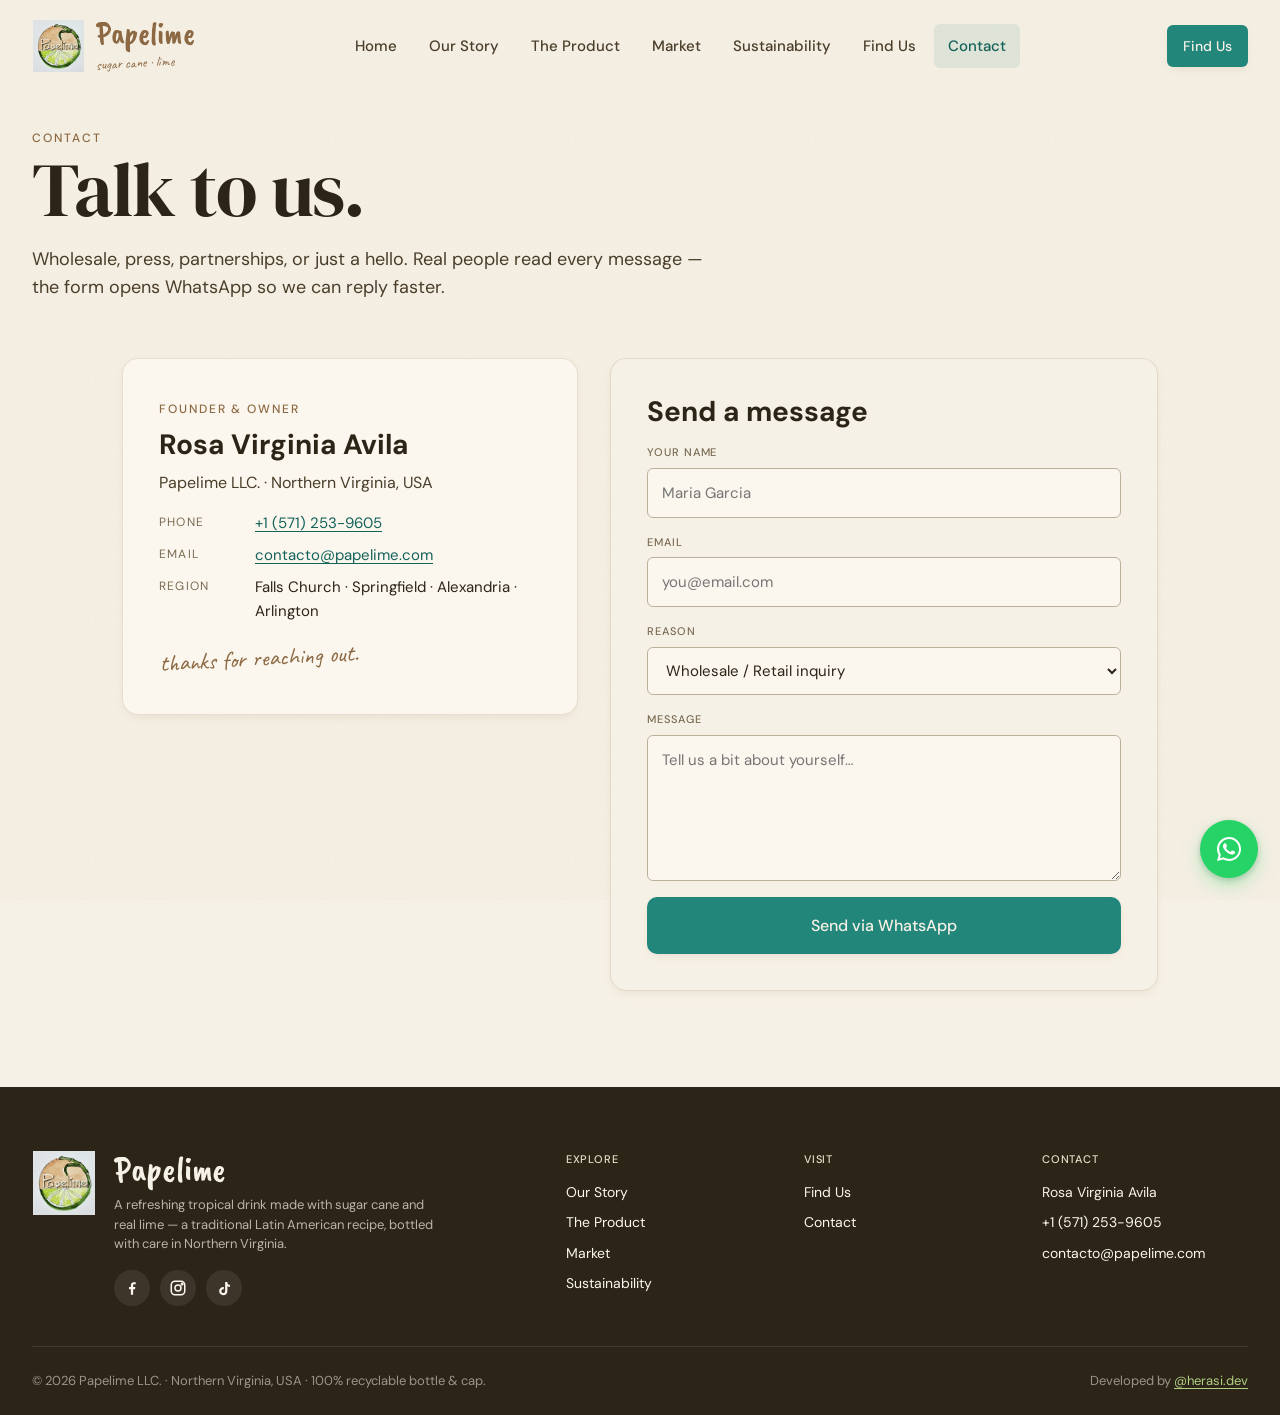
<file: contact.html>
<!doctype html>
<html lang="en">
<head>
<meta charset="utf-8"/>
<title>Redirecting…</title>
<link rel="canonical" href="./contact/"/>
<meta http-equiv="refresh" content="0; url=./contact/"/>
<meta name="robots" content="noindex"/>
</head>
<body>
<p>Redirecting to <a href="./contact/">./contact/</a>…</p>
<script>location.replace("./contact/" + location.search + location.hash);</script>
</body>
</html>
</file>
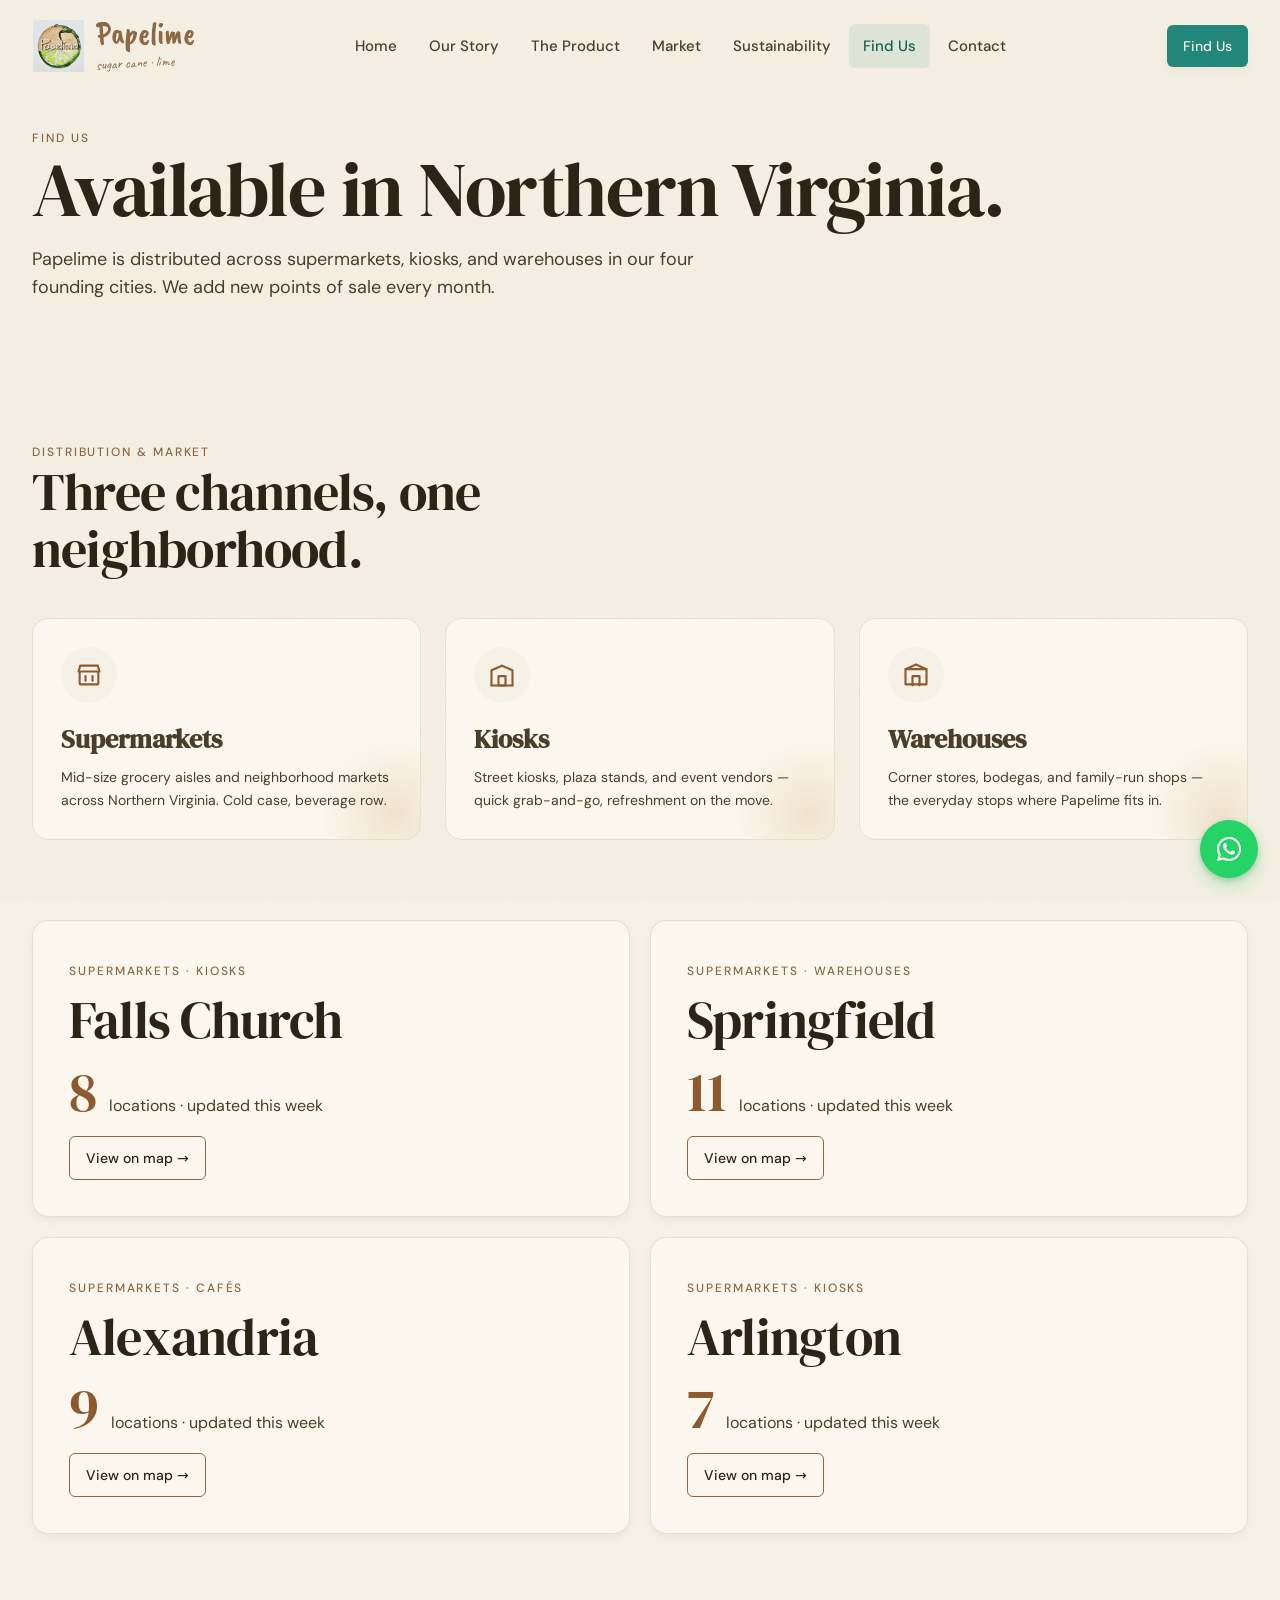
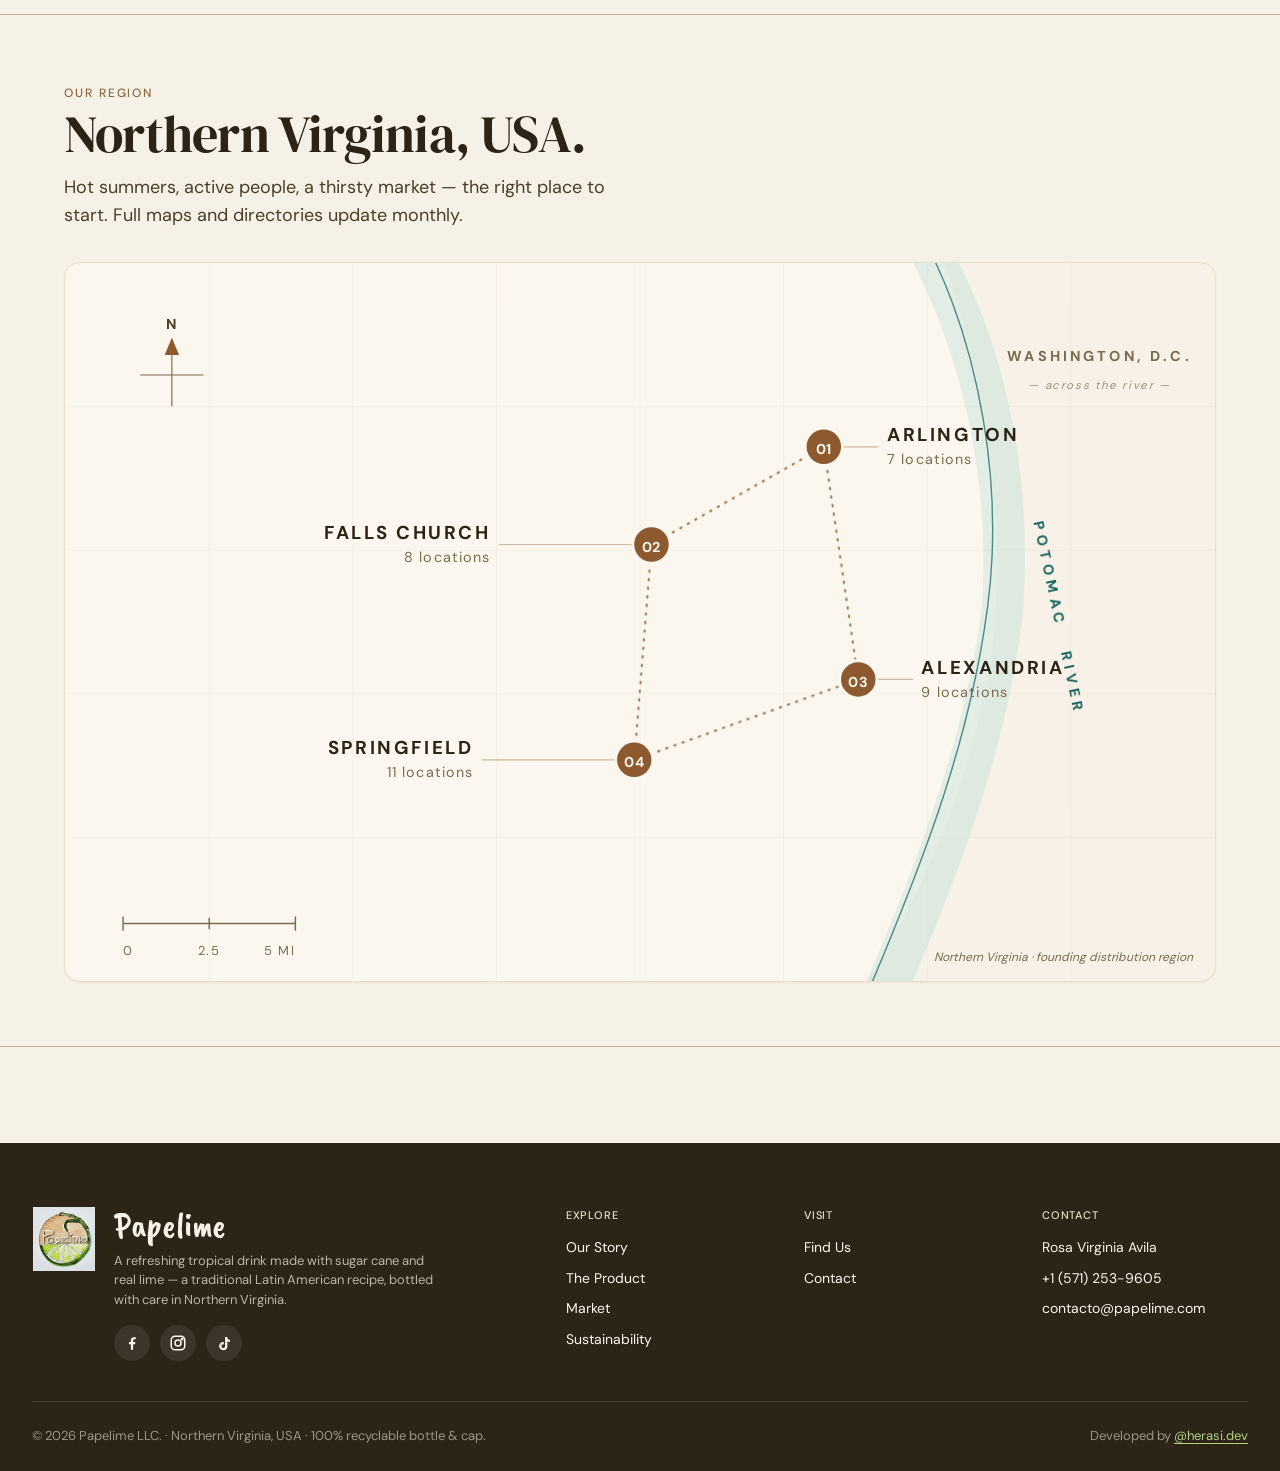
<file: find.html>
<!doctype html>
<html lang="en">
<head>
<meta charset="utf-8"/>
<title>Redirecting…</title>
<link rel="canonical" href="./find/"/>
<meta http-equiv="refresh" content="0; url=./find/"/>
<meta name="robots" content="noindex"/>
</head>
<body>
<p>Redirecting to <a href="./find/">./find/</a>…</p>
<script>location.replace("./find/" + location.search + location.hash);</script>
</body>
</html>
</file>
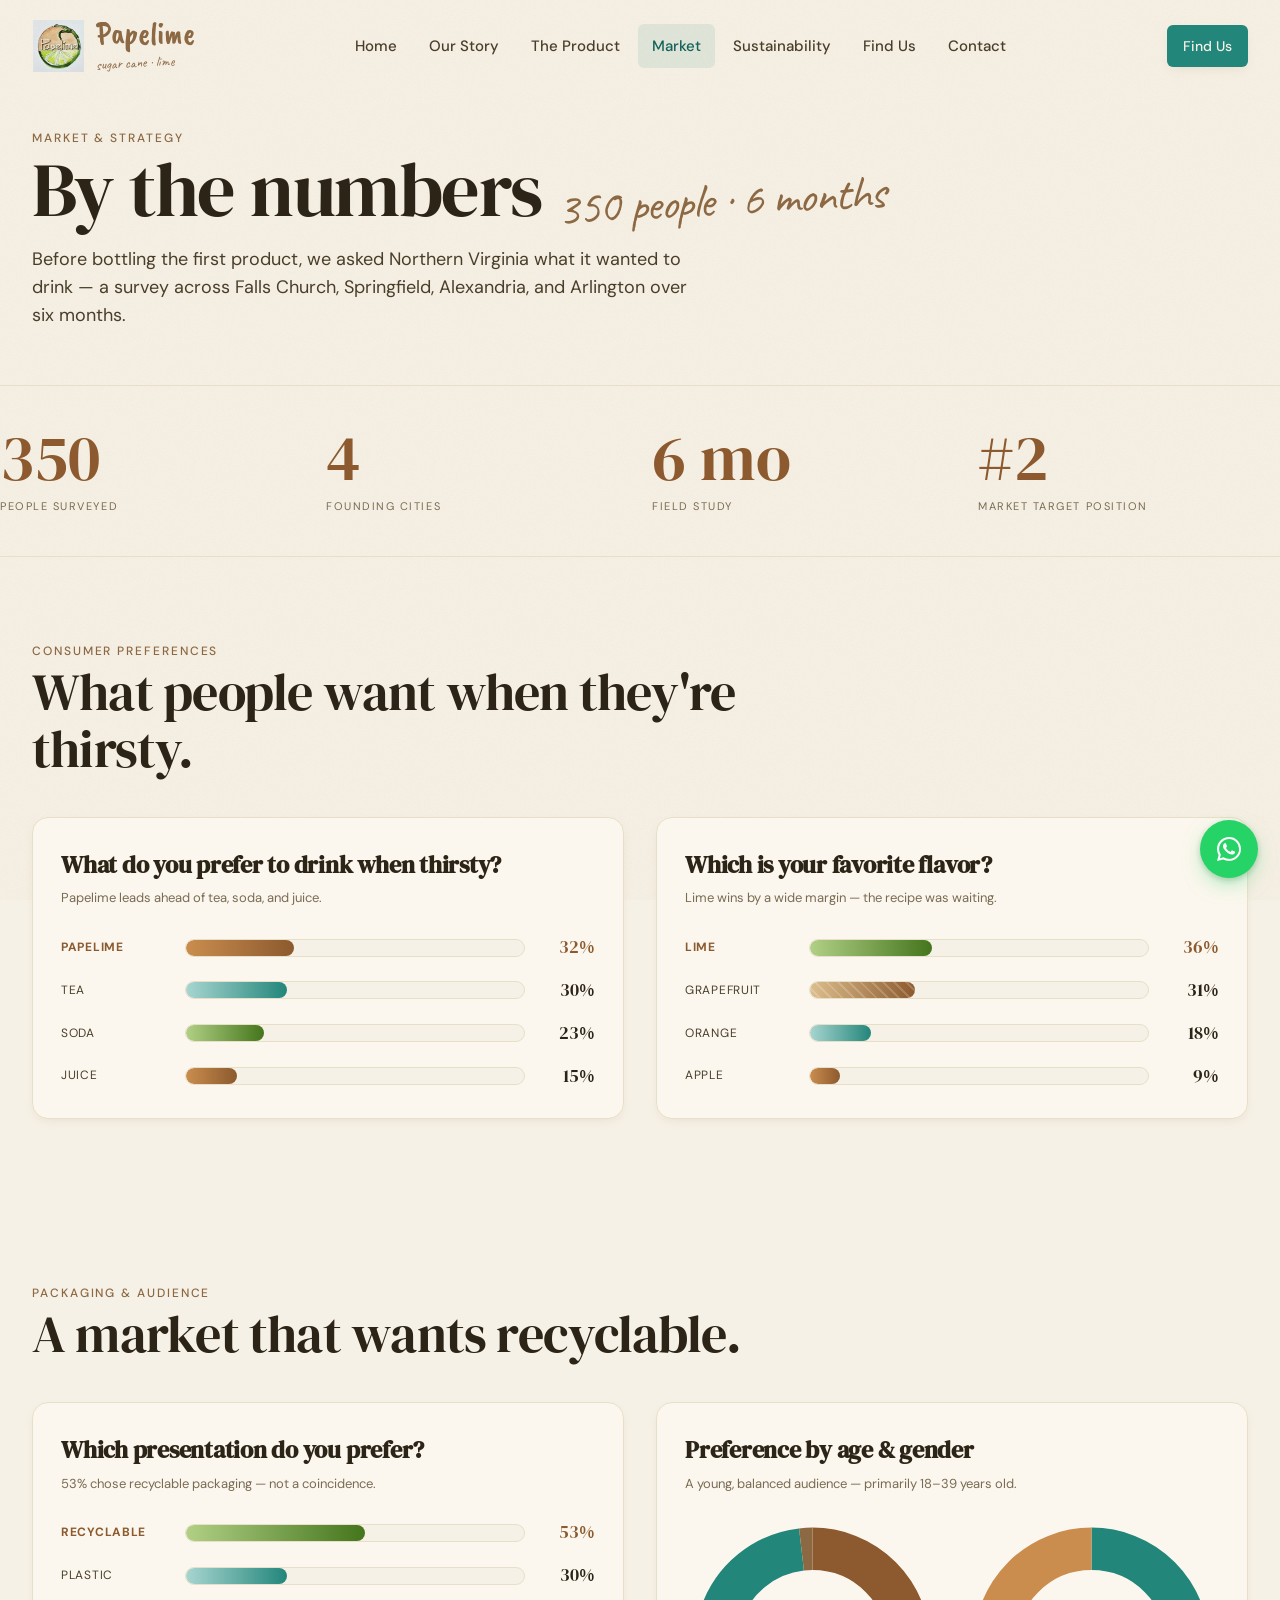
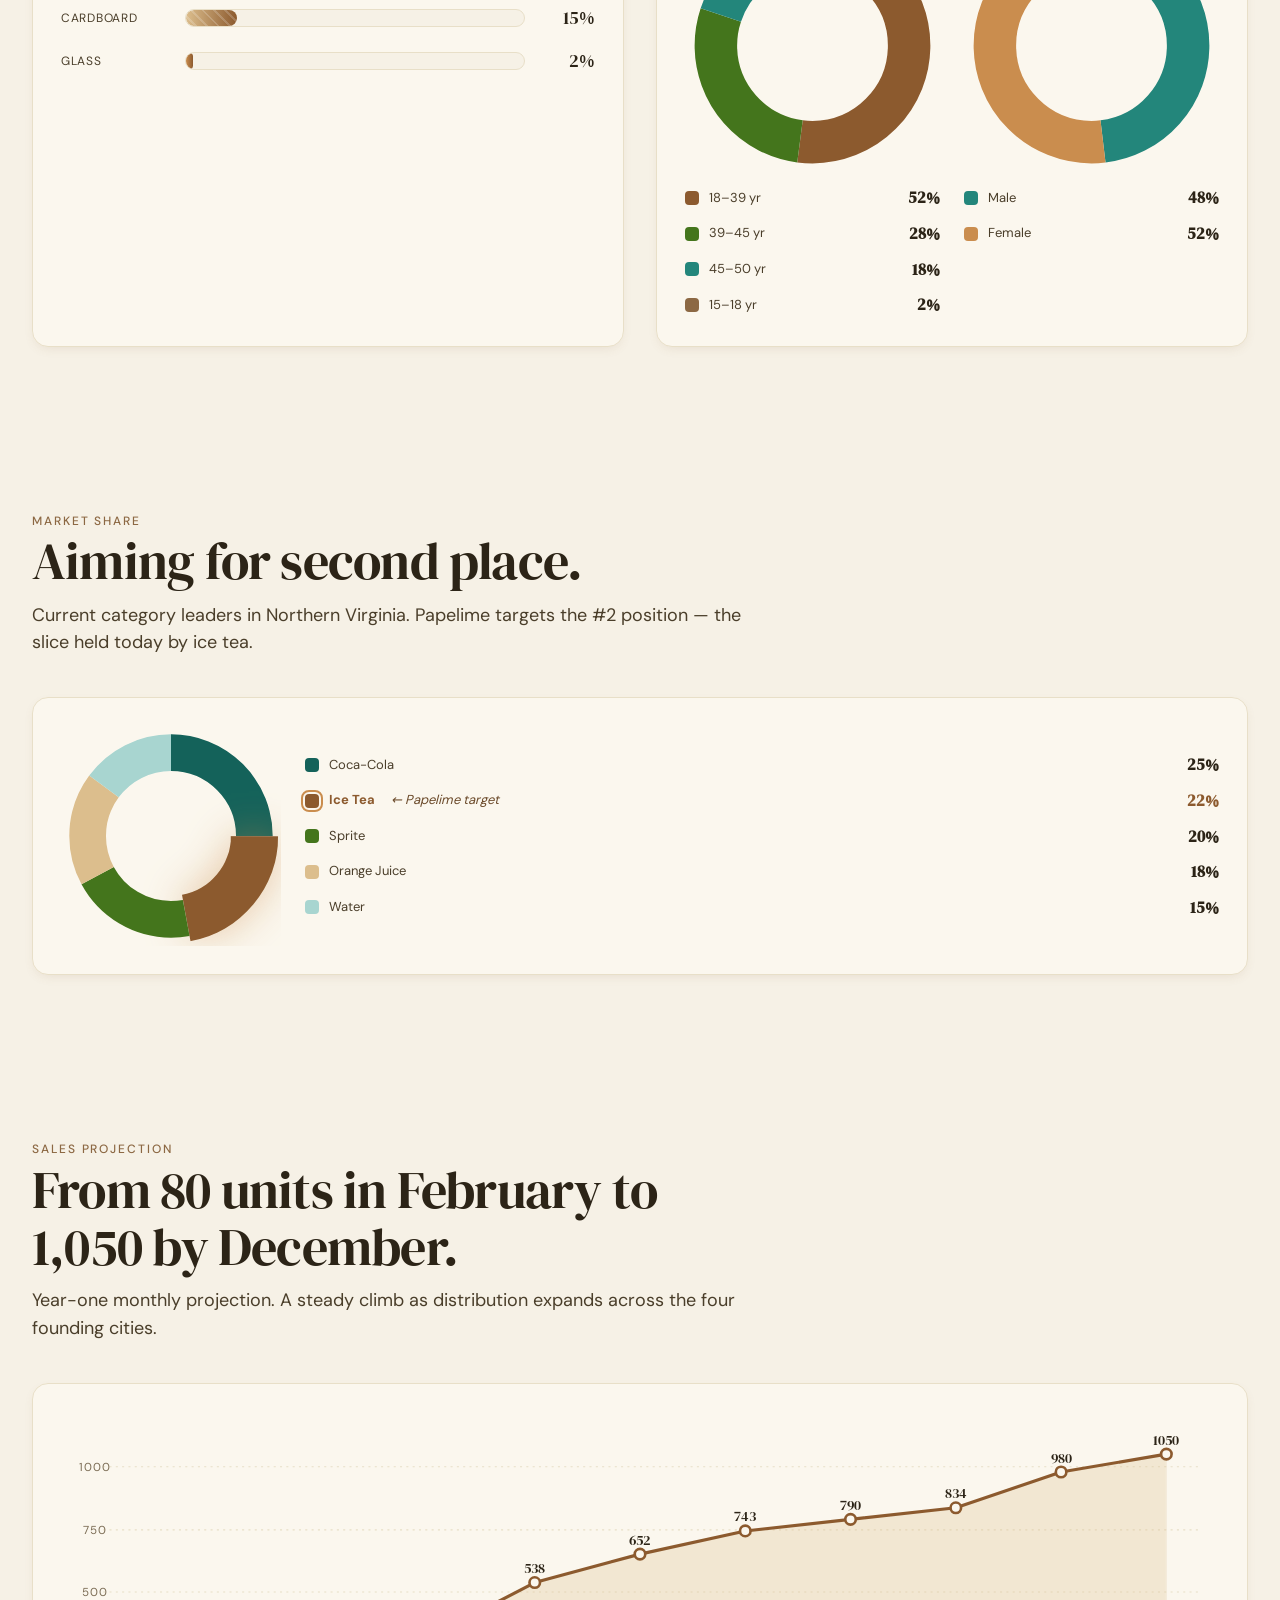
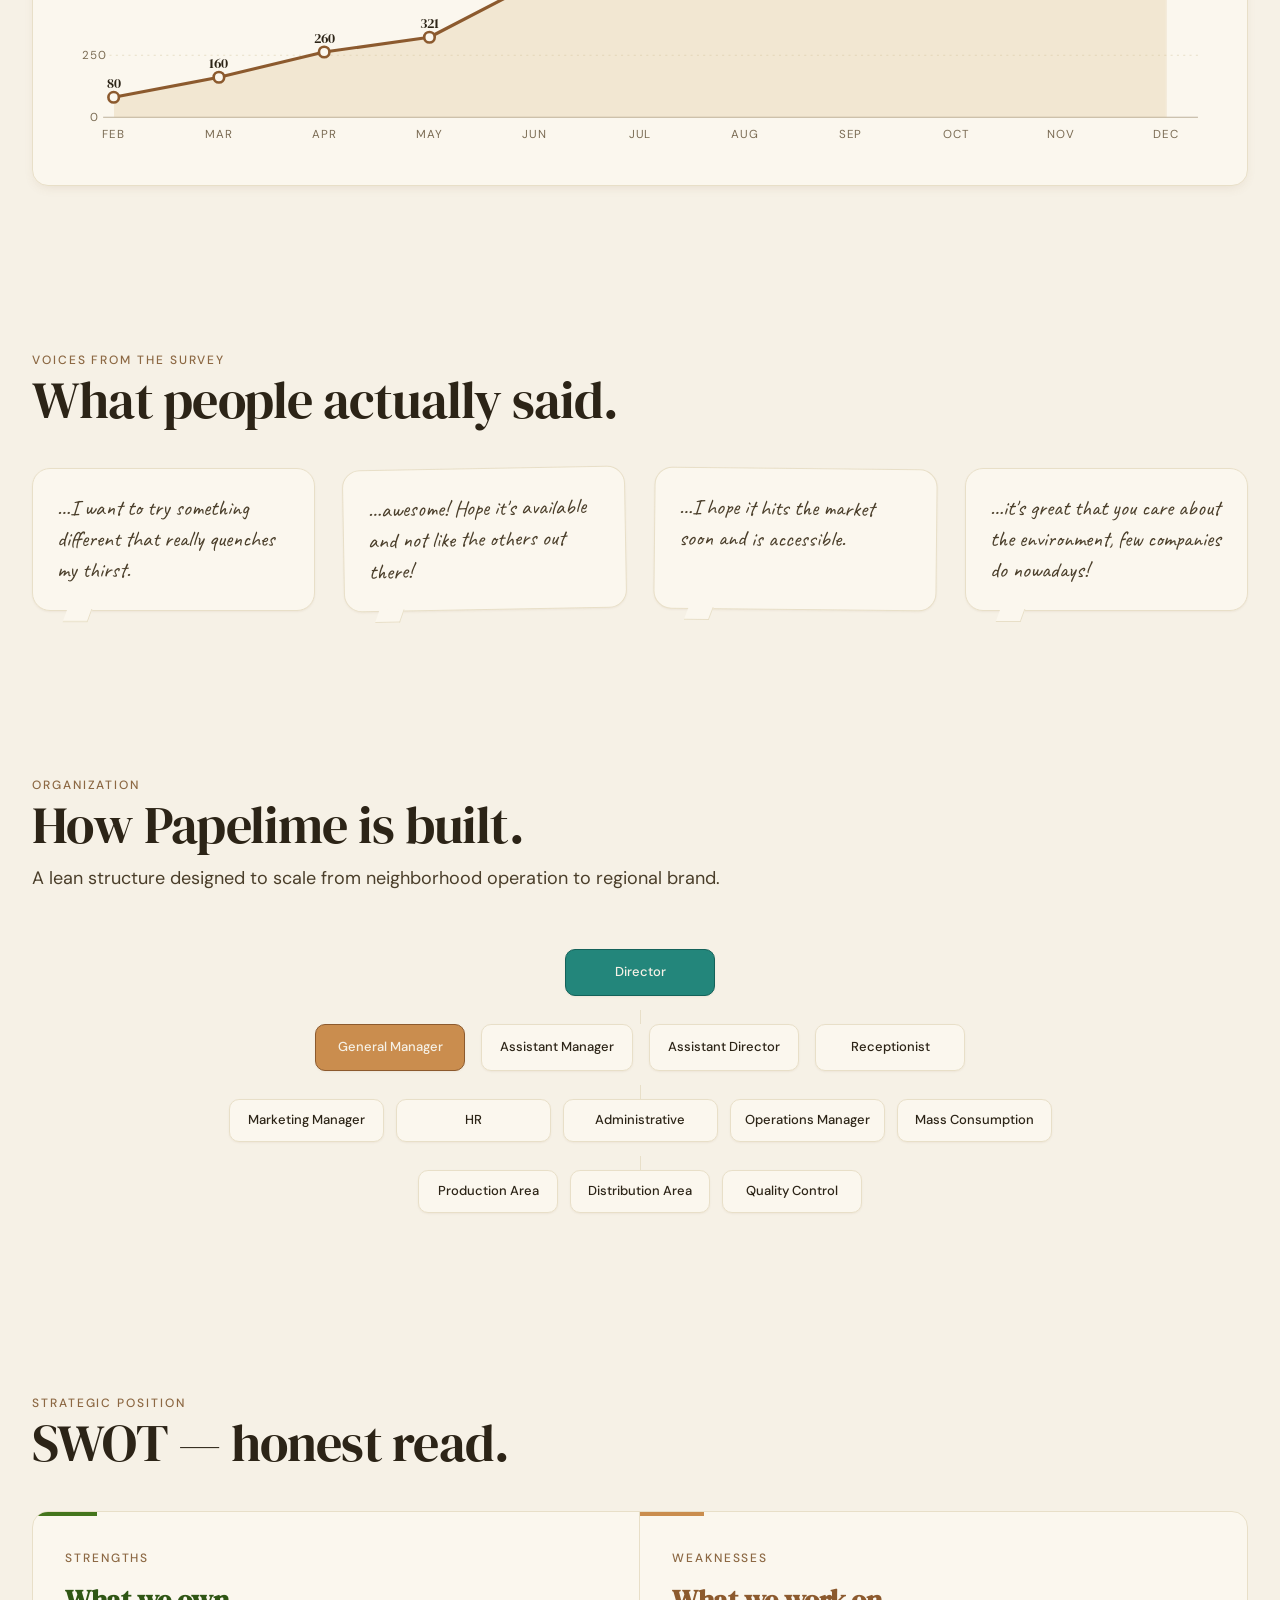
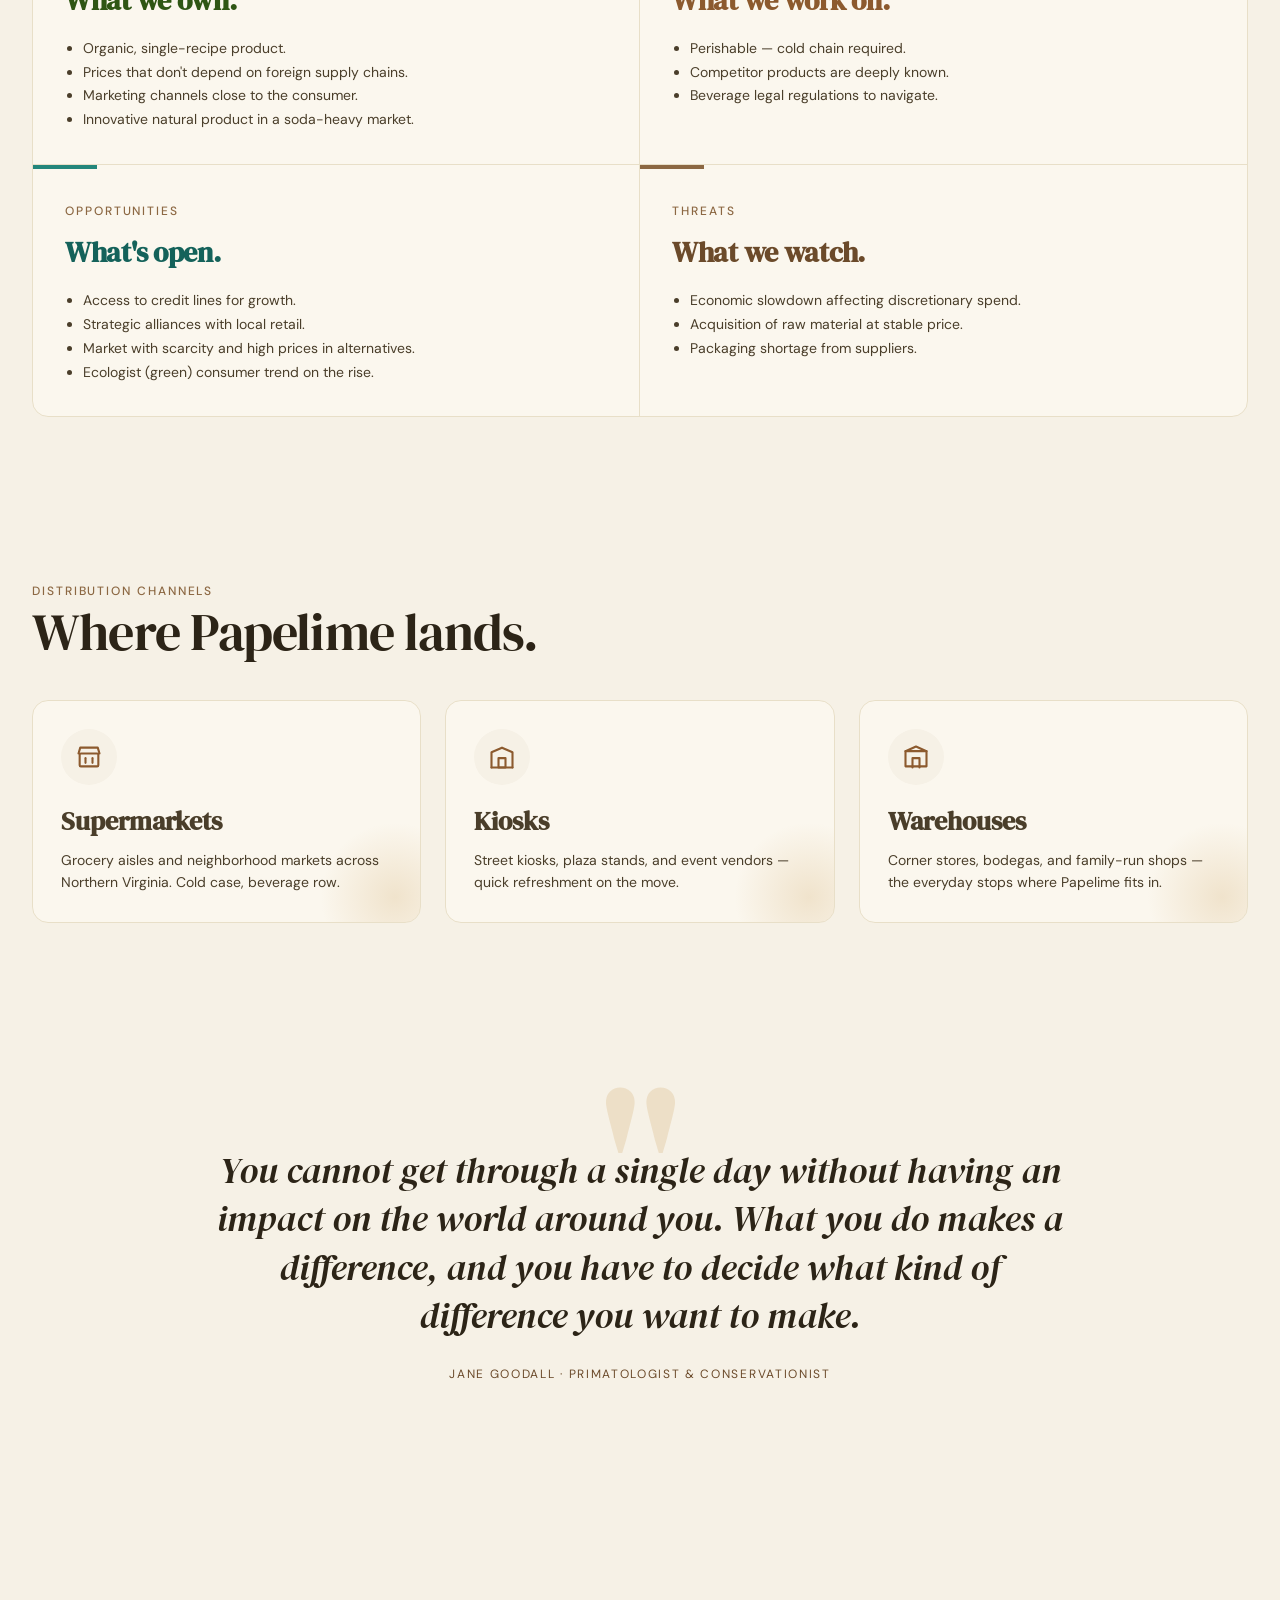
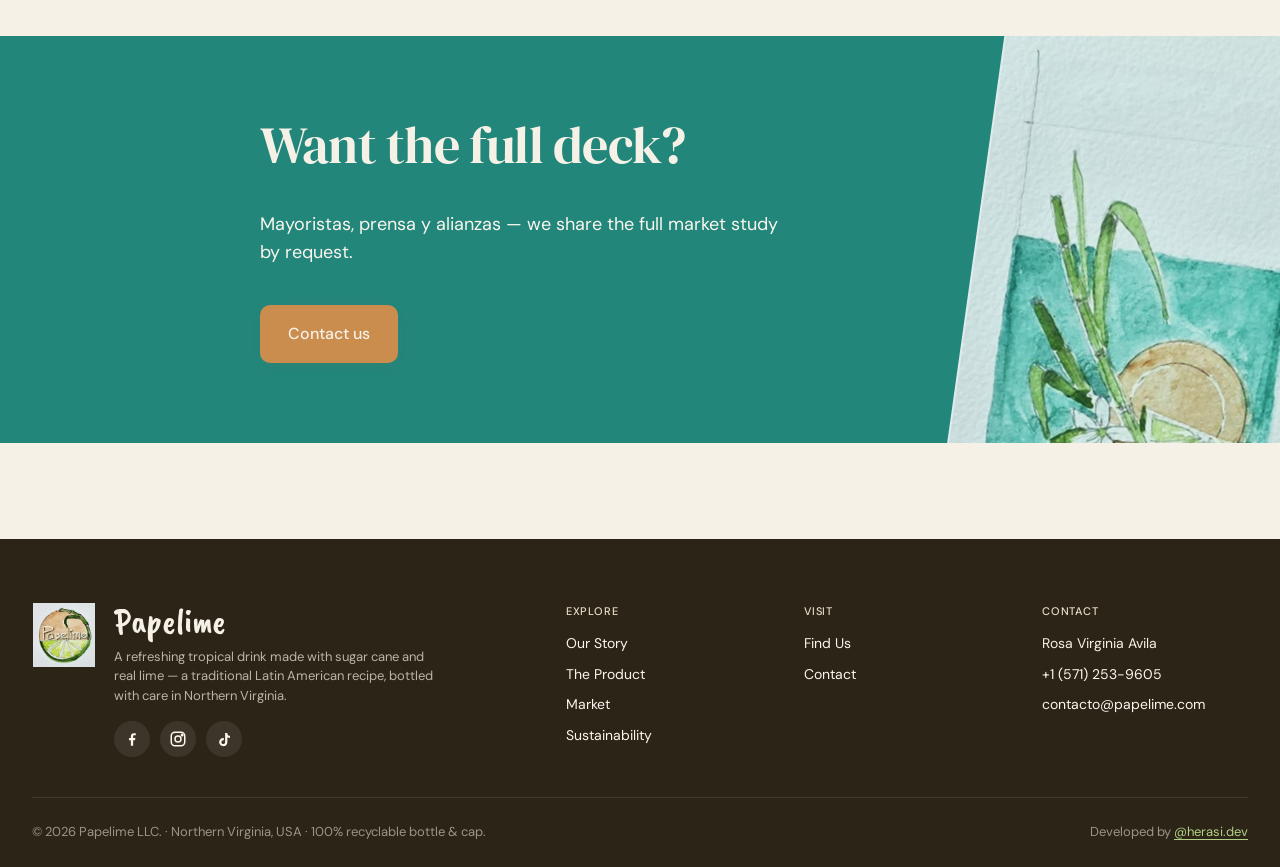
<file: market.html>
<!doctype html>
<html lang="en">
<head>
<meta charset="utf-8"/>
<title>Redirecting…</title>
<link rel="canonical" href="./market/"/>
<meta http-equiv="refresh" content="0; url=./market/"/>
<meta name="robots" content="noindex"/>
</head>
<body>
<p>Redirecting to <a href="./market/">./market/</a>…</p>
<script>location.replace("./market/" + location.search + location.hash);</script>
</body>
</html>
</file>
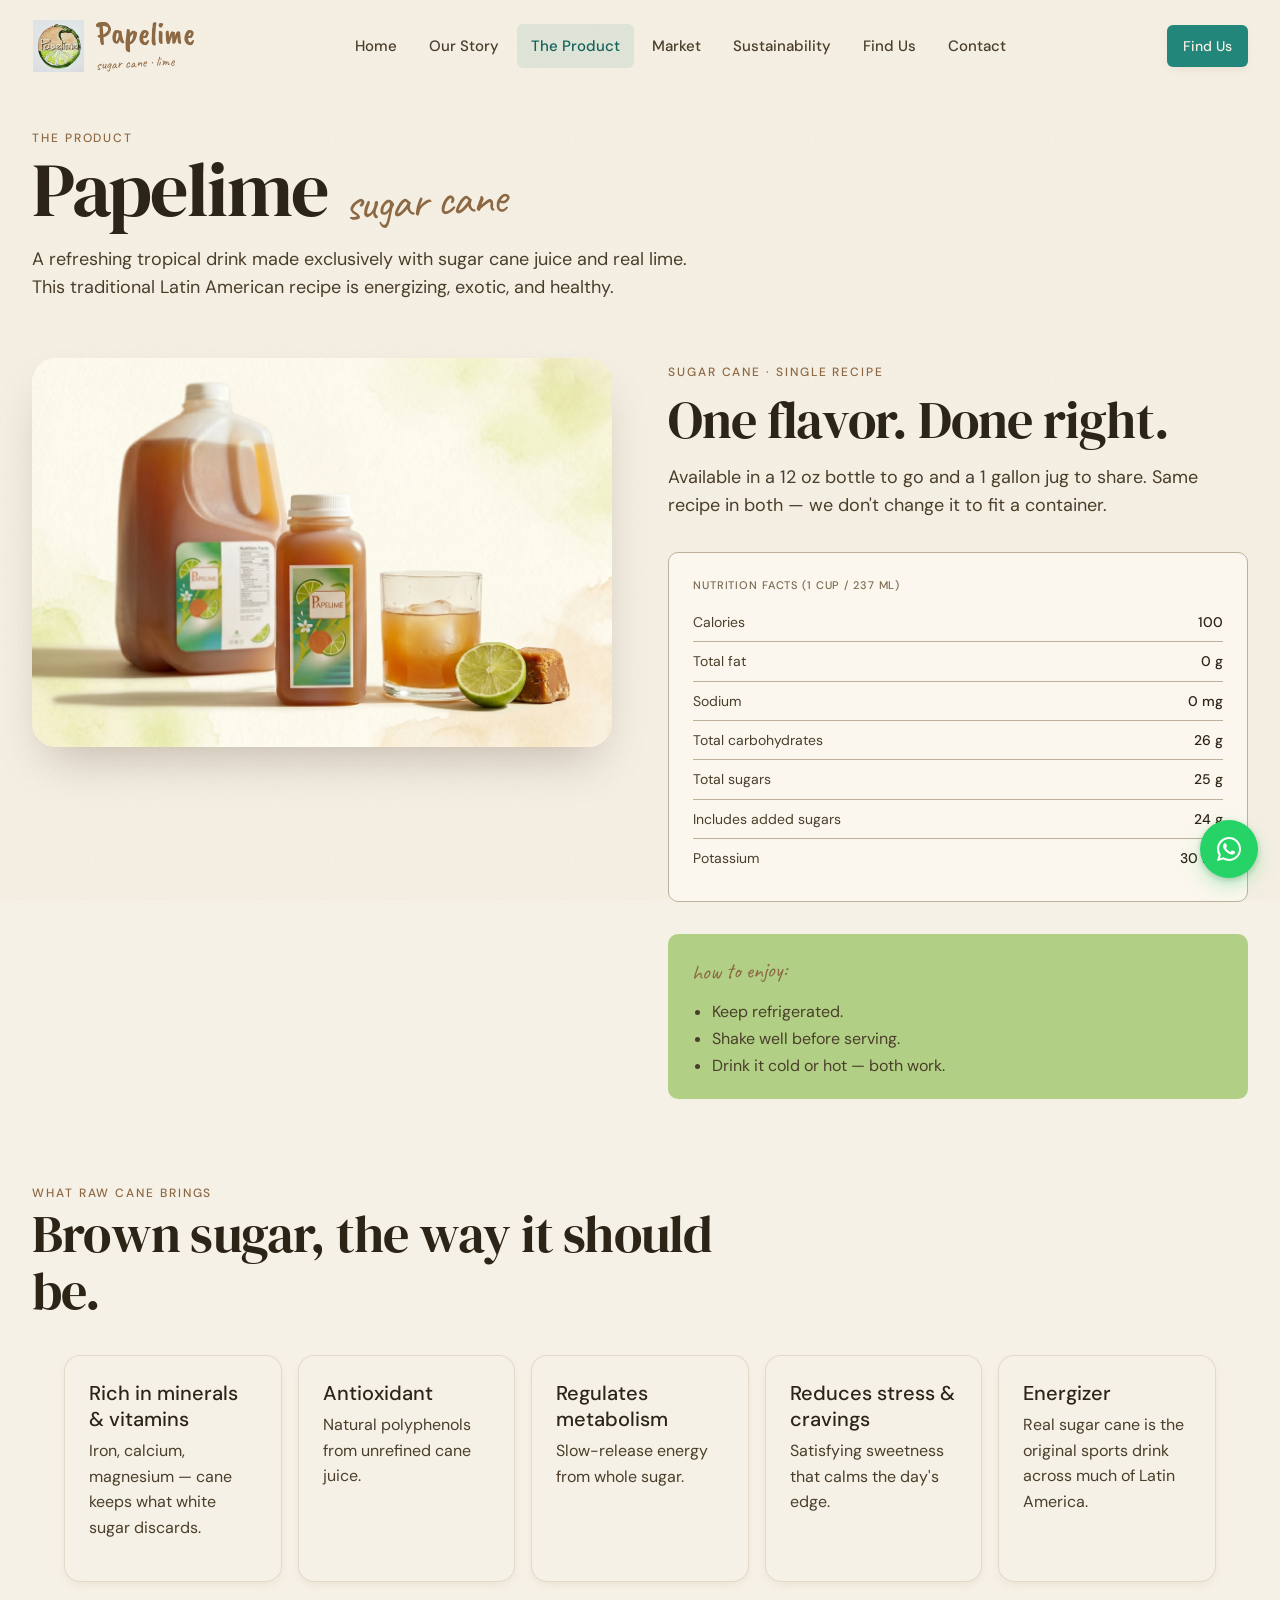
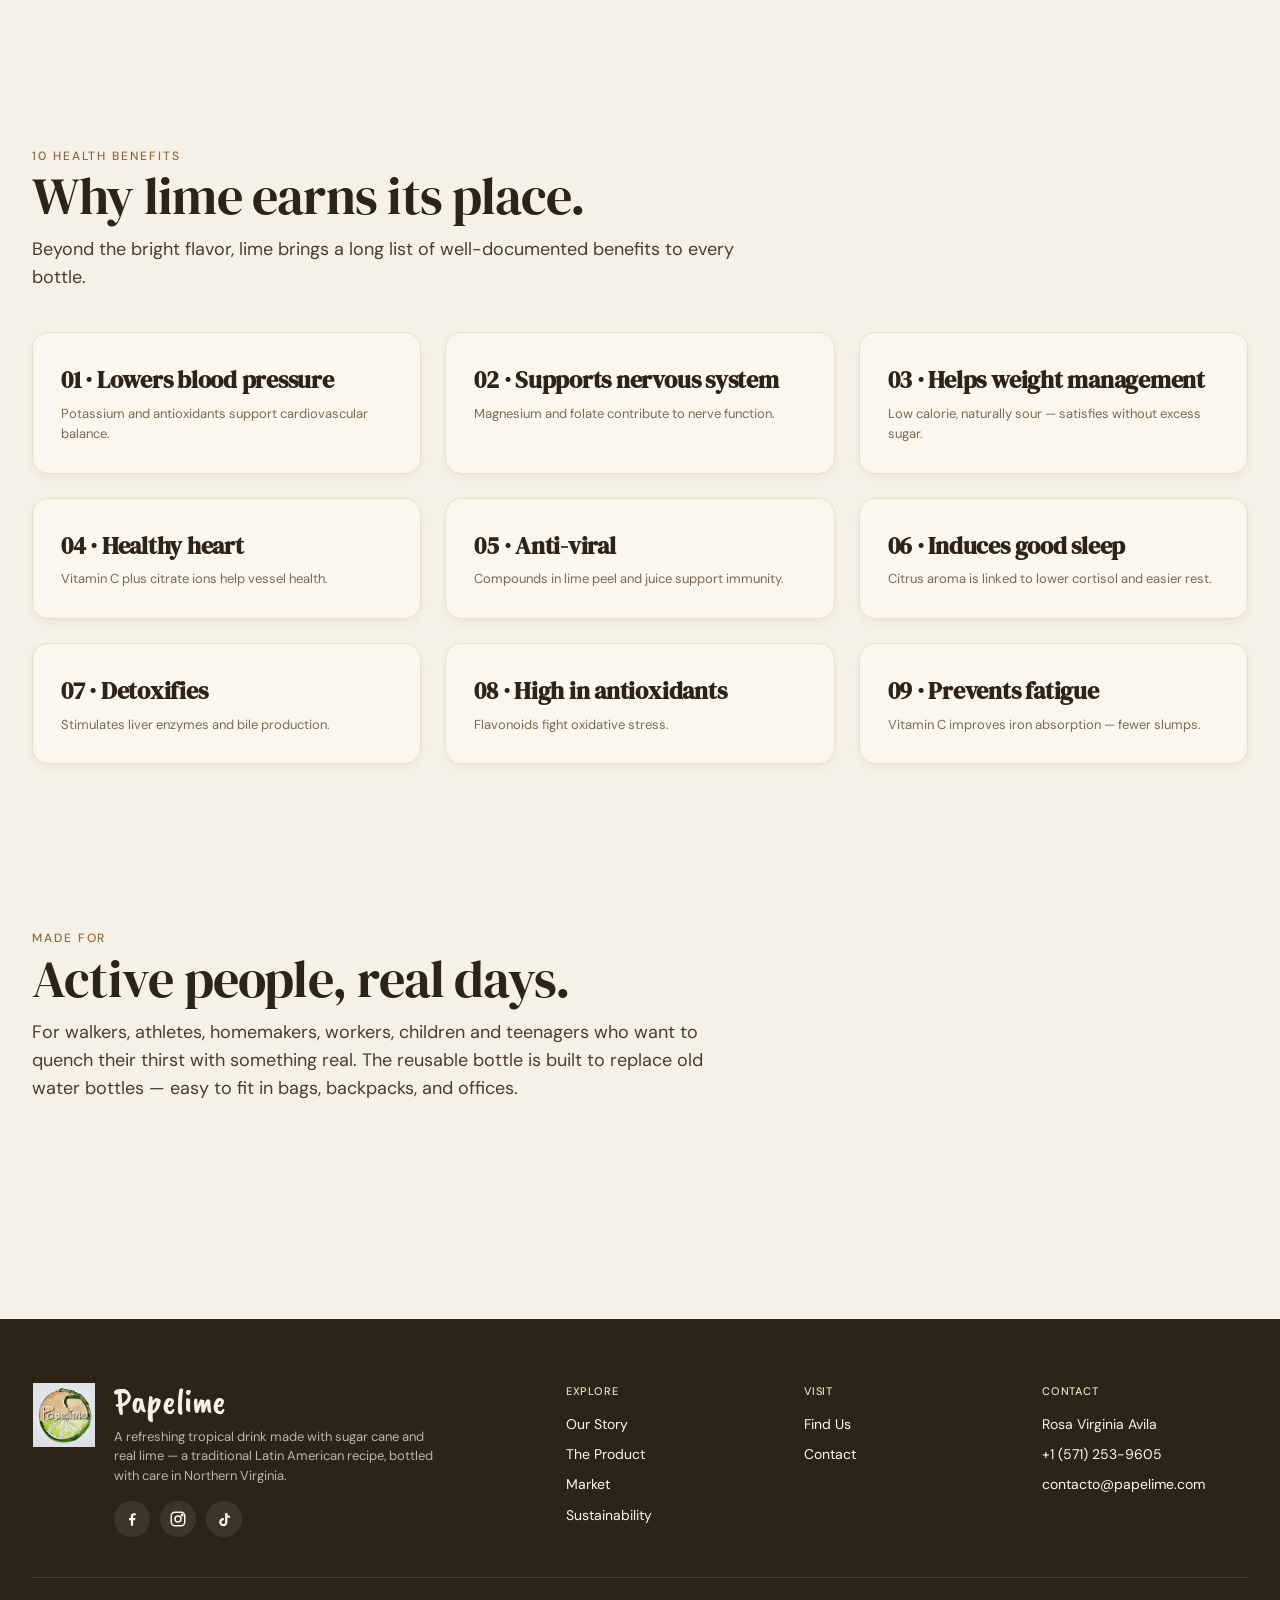
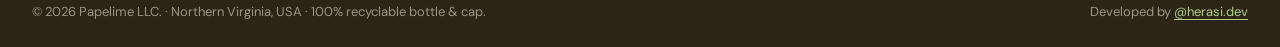
<file: product.html>
<!doctype html>
<html lang="en">
<head>
<meta charset="utf-8"/>
<title>Redirecting…</title>
<link rel="canonical" href="./product/"/>
<meta http-equiv="refresh" content="0; url=./product/"/>
<meta name="robots" content="noindex"/>
</head>
<body>
<p>Redirecting to <a href="./product/">./product/</a>…</p>
<script>location.replace("./product/" + location.search + location.hash);</script>
</body>
</html>
</file>
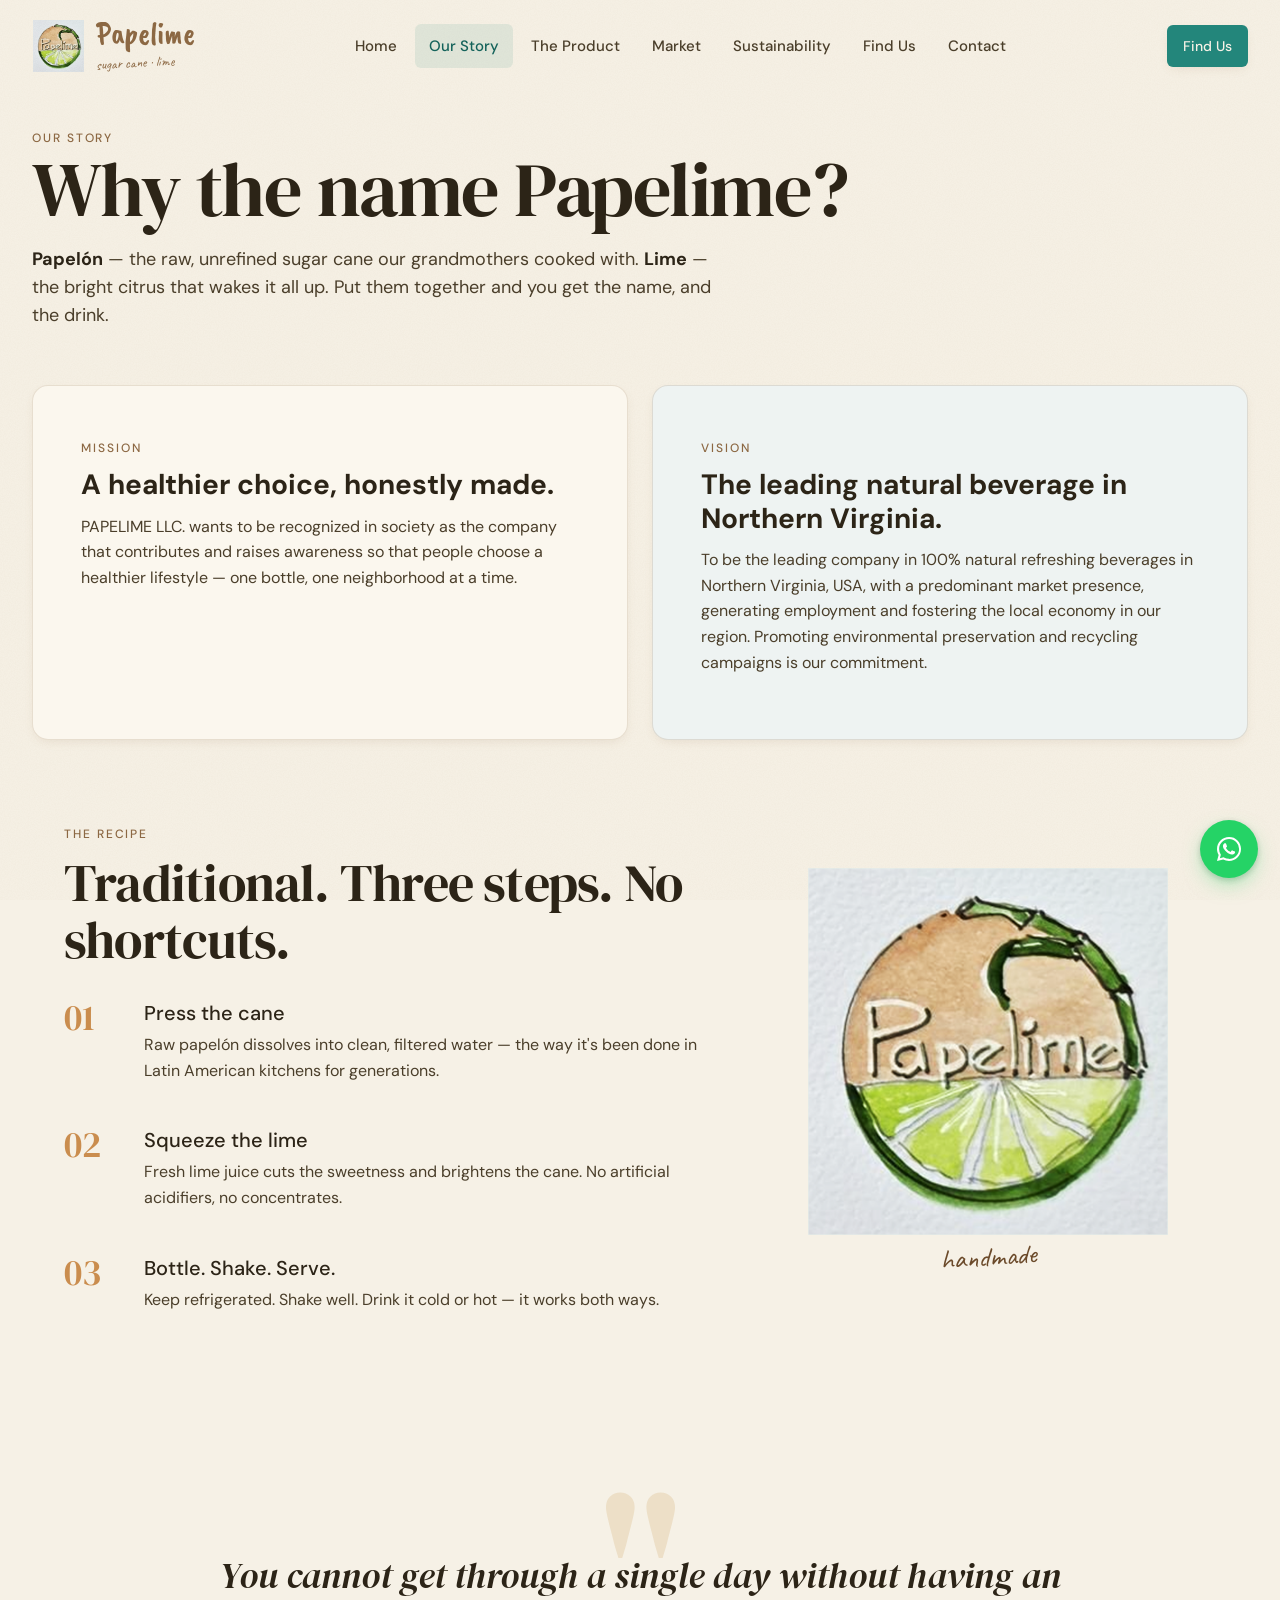
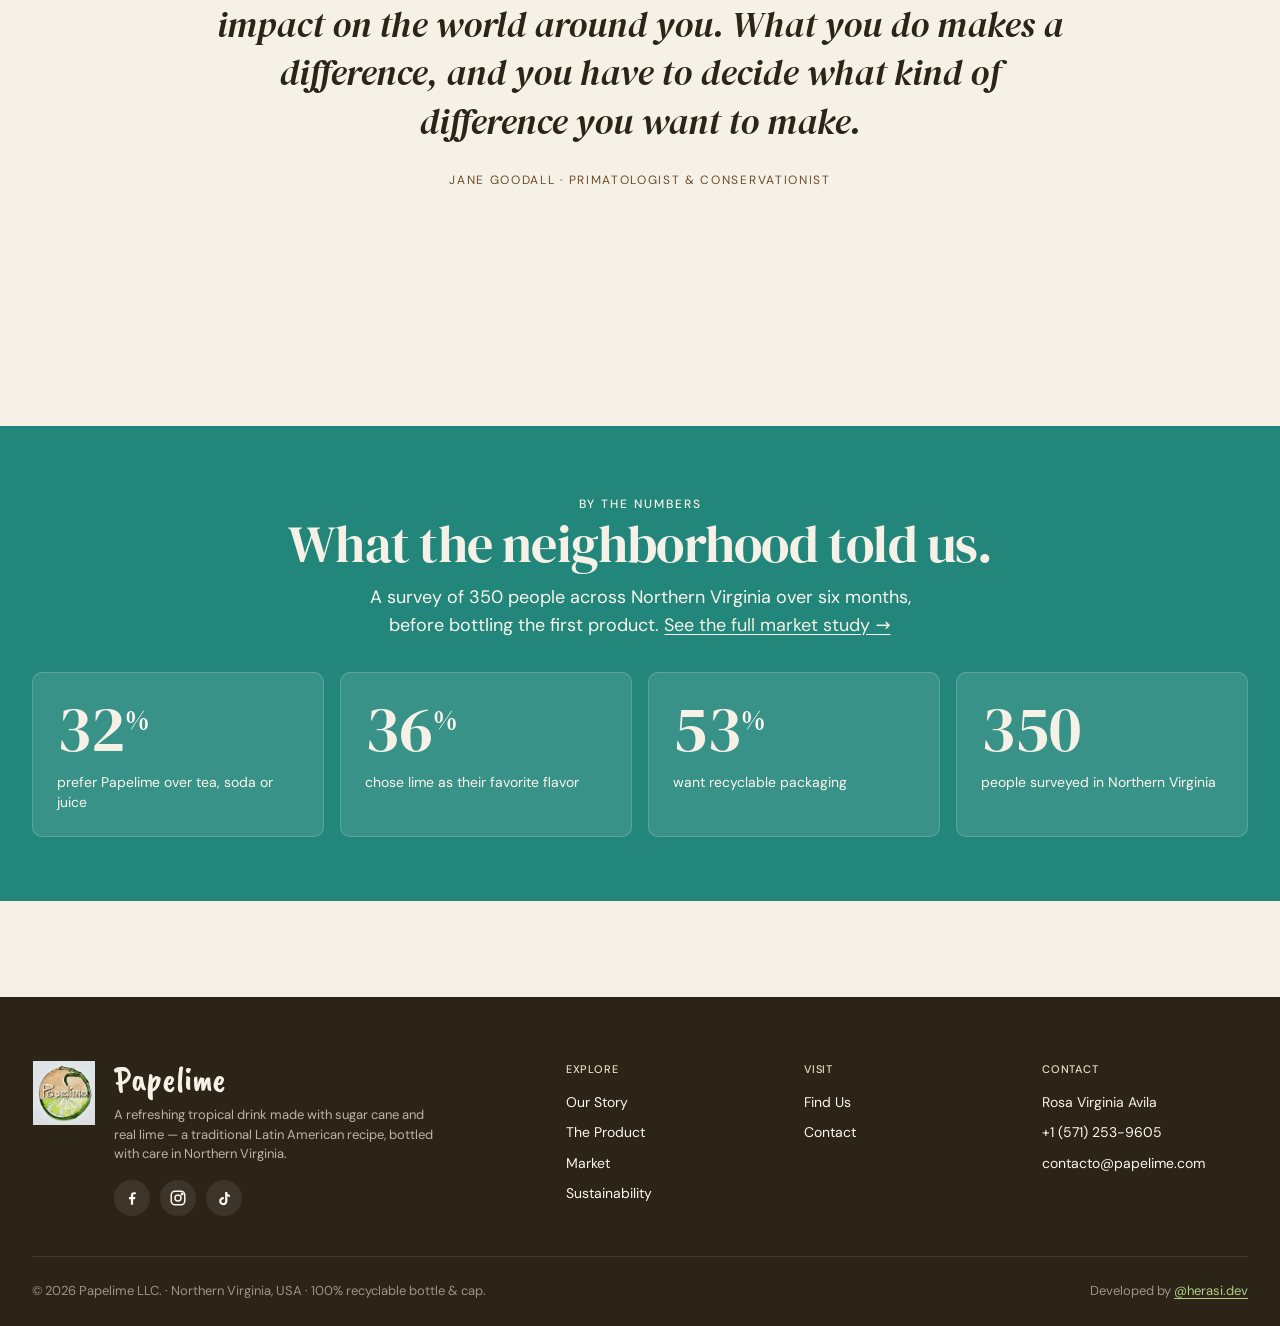
<file: story.html>
<!doctype html>
<html lang="en">
<head>
<meta charset="utf-8"/>
<title>Redirecting…</title>
<link rel="canonical" href="./story/"/>
<meta http-equiv="refresh" content="0; url=./story/"/>
<meta name="robots" content="noindex"/>
</head>
<body>
<p>Redirecting to <a href="./story/">./story/</a>…</p>
<script>location.replace("./story/" + location.search + location.hash);</script>
</body>
</html>
</file>
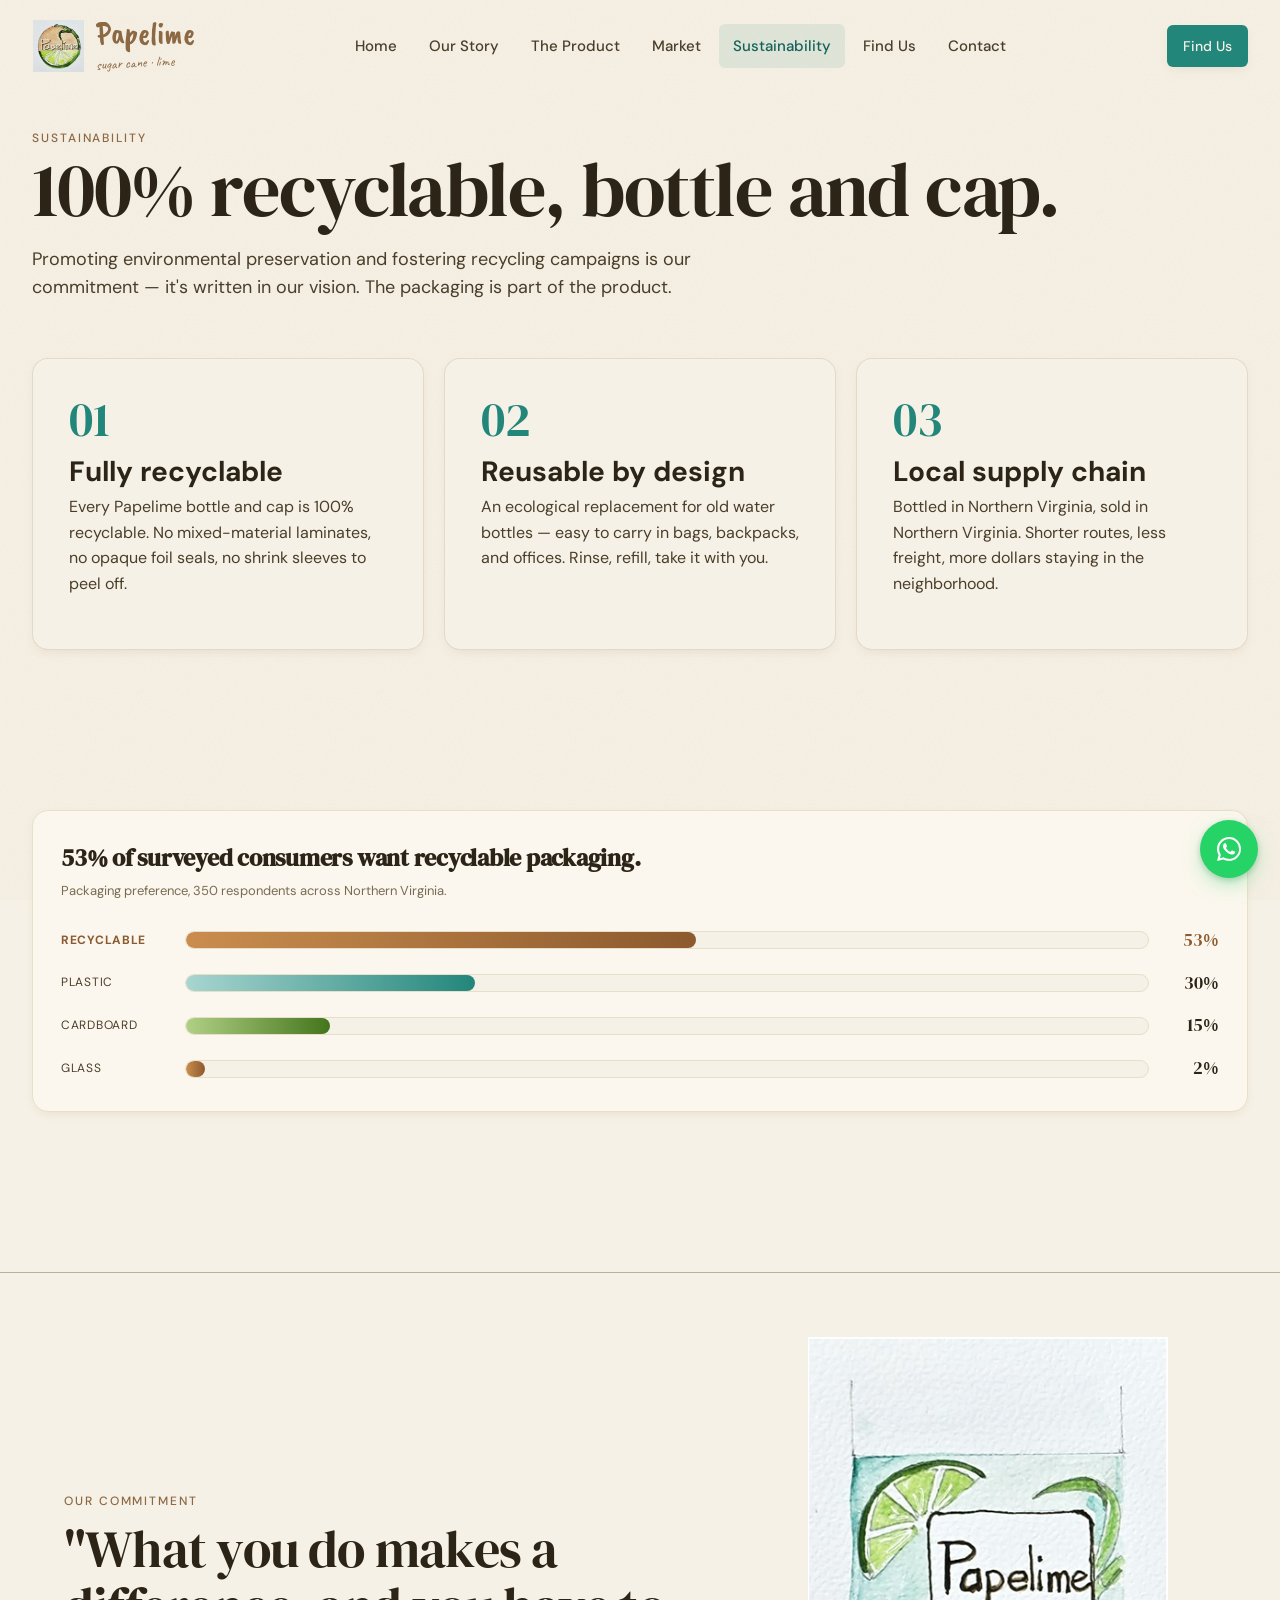
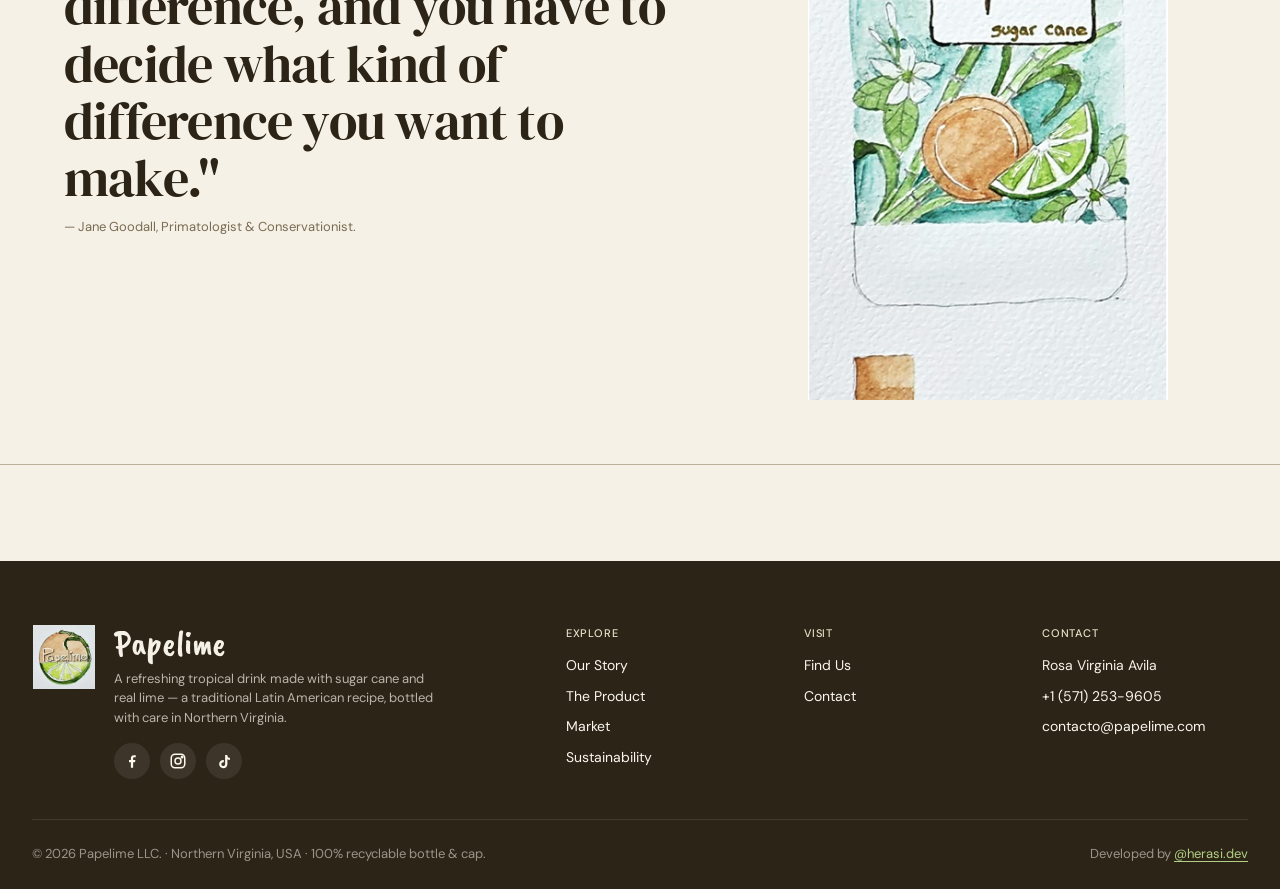
<file: sustainability.html>
<!doctype html>
<html lang="en">
<head>
<meta charset="utf-8"/>
<title>Redirecting…</title>
<link rel="canonical" href="./sustainability/"/>
<meta http-equiv="refresh" content="0; url=./sustainability/"/>
<meta name="robots" content="noindex"/>
</head>
<body>
<p>Redirecting to <a href="./sustainability/">./sustainability/</a>…</p>
<script>location.replace("./sustainability/" + location.search + location.hash);</script>
</body>
</html>
</file>
<file: styles.css>
/* =================================================================
 * Papelime — sitio estático
 * Un solo archivo CSS: tokens + estilos de página.
 * No depende de React ni de ningún framework.
 * ================================================================= */

/* ── SELF-HOSTED FONTS (no external CDN, privacy-friendly) ── */
@font-face { font-family: 'Caveat';            font-style: normal; font-weight: 400; font-display: swap; src: url('assets/fonts/caveat-400.woff2') format('woff2'); }
@font-face { font-family: 'Caveat';            font-style: normal; font-weight: 500; font-display: swap; src: url('assets/fonts/caveat-500.woff2') format('woff2'); }
@font-face { font-family: 'Caveat';            font-style: normal; font-weight: 700; font-display: swap; src: url('assets/fonts/caveat-700.woff2') format('woff2'); }
@font-face { font-family: 'Caveat Brush';      font-style: normal; font-weight: 400; font-display: swap; src: url('assets/fonts/caveat-brush-400.woff2') format('woff2'); }
@font-face { font-family: 'DM Sans';           font-style: normal; font-weight: 300; font-display: swap; src: url('assets/fonts/dm-sans-300.woff2') format('woff2'); }
@font-face { font-family: 'DM Sans';           font-style: normal; font-weight: 400; font-display: swap; src: url('assets/fonts/dm-sans-400.woff2') format('woff2'); }
@font-face { font-family: 'DM Sans';           font-style: normal; font-weight: 500; font-display: swap; src: url('assets/fonts/dm-sans-500.woff2') format('woff2'); }
@font-face { font-family: 'DM Sans';           font-style: normal; font-weight: 700; font-display: swap; src: url('assets/fonts/dm-sans-700.woff2') format('woff2'); }
@font-face { font-family: 'DM Serif Display';  font-style: normal; font-weight: 400; font-display: swap; src: url('assets/fonts/dm-serif-display-400.woff2') format('woff2'); }
@font-face { font-family: 'DM Serif Display';  font-style: italic; font-weight: 400; font-display: swap; src: url('assets/fonts/dm-serif-display-400-italic.woff2') format('woff2'); }

/* ── TOKENS ─────────────────────────────────────────────────────── */
:root {
  --papelon:         #CA8D4E;
  --papelon-light:   #DCBE8D;
  --papelon-dark:    #8C5A2E;
  --lime-light:      #B1D085;
  --lime:            #44751C;
  --lime-dark:       #2F5614;
  --cane-teal:       #23867B;
  --cane-teal-light: #A8D5D0;
  --cane-teal-dark:  #14625A;
  --molasses:        #8C6843;
  --molasses-dark:   #6B4A2A;
  --paper:           #F6F1E6;
  --paper-warm:      #FBF7EE;
  --paper-cool:      #EEF3F2;
  --paper-edge:      #E8DFC8;
  --ink:             #2C2417;
  --ink-soft:        #4A3E2A;
  --ink-mute:        #7A6B53;
  --ink-faint:       #BDB09A;

  --radius-sm: 6px;
  --radius-md: 10px;
  --radius-lg: 16px;
  --radius-xl: 24px;

  --shadow-1: 0 1px 2px rgba(140,104,67,.08);
  --shadow-2: 0 4px 12px -4px rgba(140,104,67,.16);
  --shadow-3: 0 10px 30px -10px rgba(140,104,67,.25);
  --shadow-4: 0 24px 50px -16px rgba(60,40,20,.28);

  --ease: cubic-bezier(.22,1,.36,1);
  --dur-fast: 200ms;
  --dur-base: 320ms;

  --font-script-bold: 'Caveat Brush', 'Marker Felt', cursive;
  --font-script:      'Caveat', 'Bradley Hand', cursive;
  --font-display:     'DM Serif Display', Georgia, serif;
  --font-sans:        'DM Sans', system-ui, -apple-system, sans-serif;
}

/* ── BASE ───────────────────────────────────────────────────────── */
* { box-sizing: border-box; }
html, body { margin: 0; padding: 0; }
body {
  background: var(--paper);
  color: var(--ink-soft);
  font-family: var(--font-sans);
  font-size: 16px;
  line-height: 1.6;
  -webkit-font-smoothing: antialiased;
  text-rendering: optimizeLegibility;
}
a { color: inherit; text-decoration: none; }
img { max-width: 100%; display: block; }
button { font: inherit; cursor: pointer; }

/* paper grain overlay */
body::before {
  content:"";
  position: fixed; inset: 0;
  pointer-events: none;
  z-index: 1;
  opacity: .35;
  mix-blend-mode: multiply;
  background-image:
    url("data:image/svg+xml;utf8,<svg xmlns='http://www.w3.org/2000/svg' width='240' height='240'><filter id='n'><feTurbulence type='fractalNoise' baseFrequency='0.85' numOctaves='2' stitchTiles='stitch'/><feColorMatrix values='0 0 0 0 0.55 0 0 0 0 0.41 0 0 0 0 0.26 0 0 0 0.18 0'/></filter><rect width='240' height='240' filter='url(%23n)'/></svg>");
}
.page-wrap { position: relative; z-index: 2; }

/* ── TYPE ROLES ────────────────────────────────────────────────── */
.t-eyebrow {
  font-size: 12px;
  font-weight: 500;
  letter-spacing: .16em;
  text-transform: uppercase;
  color: var(--molasses);
}
.t-display-1 {
  font-family: var(--font-display);
  font-weight: 400;
  font-size: clamp(44px, 6vw, 76px);
  line-height: 1.05;
  letter-spacing: -.02em;
  color: var(--ink);
  margin: 0;
}
.t-display-2 {
  font-family: var(--font-display);
  font-weight: 400;
  font-size: clamp(32px, 4.5vw, 52px);
  line-height: 1.1;
  letter-spacing: -.015em;
  color: var(--ink);
  margin: 0;
}
.t-h2 {
  font-family: var(--font-sans);
  font-weight: 700;
  font-size: 28px;
  line-height: 1.2;
  color: var(--ink);
  margin: 0;
}
.t-h3 {
  font-family: var(--font-sans);
  font-weight: 500;
  font-size: 20px;
  line-height: 1.3;
  color: var(--ink);
  margin: 0;
}
.t-body { font-size: 16px; line-height: 1.6; color: var(--ink-soft); }
.t-body-lg { font-size: 18px; line-height: 1.55; color: var(--ink-soft); }
.t-caption { font-size: 13px; line-height: 1.45; color: var(--ink-mute); }
.t-label {
  font-size: 11px; font-weight: 500;
  letter-spacing: .08em; text-transform: uppercase;
  color: var(--ink-mute);
  margin: 0;
}
.t-handwritten { font-family: var(--font-script); font-size: 22px; color: var(--molasses); }
.script-note { font-family: var(--font-script); display: inline-block; }

/* ── NAVBAR ────────────────────────────────────────────────────── */
.nav {
  display: grid;
  grid-template-columns: auto 1fr auto;
  align-items: center;
  gap: 32px;
  padding: 18px 32px;
  max-width: 1320px;
  margin: 0 auto;
  position: relative;
  z-index: 50;
}
.nav__brand { display: flex; align-items: center; gap: 12px; }
.nav__brand img { width: 52px; height: 52px; object-fit: contain; }
.nav__brand-text { display: flex; flex-direction: column; gap: 2px; }
.nav__brand-name {
  font-family: var(--font-script-bold);
  font-size: 32px;
  color: var(--molasses);
  letter-spacing: -.01em;
  line-height: 1;
}
.nav__brand-sub { font-family: var(--font-script); font-size: 14px; color: var(--molasses); transform: rotate(-3deg); display: inline-block; }
.nav__links { display: flex; gap: 4px; justify-content: center; flex-wrap: wrap; }
.nav__link {
  font-size: 15px;
  font-weight: 500;
  padding: 10px 14px;
  border-radius: var(--radius-sm);
  color: var(--ink-soft);
  transition: color var(--dur-fast) var(--ease), background var(--dur-fast) var(--ease);
}
.nav__link:hover { color: var(--ink); background: rgba(140,104,67,.08); }
.nav__link.is-active { color: var(--cane-teal-dark); background: rgba(35,134,123,.10); }
.nav__toggle { display: none; }

/* ── BUTTONS ───────────────────────────────────────────────────── */
.btn {
  display: inline-flex; align-items: center; justify-content: center;
  gap: 8px;
  font-family: var(--font-sans);
  font-weight: 500;
  border: none;
  border-radius: var(--radius-sm);
  transition: transform var(--dur-fast) var(--ease),
              background var(--dur-fast) var(--ease),
              color var(--dur-fast) var(--ease),
              box-shadow var(--dur-fast) var(--ease);
  white-space: nowrap;
}
.btn:active { transform: scale(.98); }
.btn--sm { font-size: 14px; padding: 10px 16px; }
.btn--md { font-size: 15px; padding: 12px 20px; }
.btn--lg { font-size: 16px; padding: 16px 28px; border-radius: var(--radius-md); }
.btn--primary { background: var(--cane-teal); color: var(--paper); box-shadow: var(--shadow-2); }
.btn--primary:hover { background: var(--cane-teal-dark); box-shadow: var(--shadow-3); }
.btn--ghost { background: transparent; color: var(--ink); border: 1.5px solid var(--molasses); }
.btn--ghost:hover { background: rgba(140,104,67,.08); }
.btn--onTeal { background: var(--papelon); color: var(--paper); box-shadow: var(--shadow-2); }
.btn--onTeal:hover { background: var(--papelon-dark); }

/* ── CHIPS ─────────────────────────────────────────────────────── */
.chip {
  display: inline-flex; align-items: center; gap: 8px;
  padding: 8px 12px;
  background: var(--paper-warm);
  border: 1px solid rgba(140,104,67,.18);
  border-radius: 100px;
  font-size: 13px;
  font-weight: 500;
  color: var(--ink-soft);
}
.chip__dot { width: 10px; height: 10px; border-radius: 50%; display: inline-block; }

/* ── CARD ──────────────────────────────────────────────────────── */
.card {
  background: var(--paper);
  border-radius: var(--radius-lg);
  padding: 36px;
  box-shadow: var(--shadow-2);
  border: 1.5px solid rgba(140,104,67,.18);
}
.card--warm { background: var(--paper-warm); }
.card--cool { background: var(--paper-cool); }
.card--md { padding: 24px; }
.card--lg { padding: 48px; }

/* ── HERO ──────────────────────────────────────────────────────── */
.hero {
  display: grid;
  grid-template-columns: 1.05fr 1fr;
  gap: 56px;
  align-items: center;
  padding: 48px 32px 80px;
  max-width: 1320px;
  margin: 0 auto;
}
.hero__h1 {
  font-family: var(--font-display);
  font-weight: 400;
  font-size: clamp(44px, 5.5vw, 72px);
  line-height: 1.05;
  letter-spacing: -.02em;
  color: var(--ink);
  margin: 14px 0 18px;
}
.hero__sub { font-size: 19px; line-height: 1.55; color: var(--ink-soft); max-width: 540px; }
.hero__sub strong { color: var(--ink); font-weight: 500; }
.hero__brand-inline {
  font-family: var(--font-script-bold);
  font-size: 28px;
  color: var(--molasses);
  letter-spacing: -.01em;
}
.hero__ctas { display: flex; gap: 12px; margin-top: 28px; flex-wrap: wrap; }
.hero__chips { display: flex; gap: 8px; margin-top: 28px; flex-wrap: wrap; }
.hero__art { position: relative; aspect-ratio: 1 / 1.24; }
.hero__photo-wrap {
  position: relative;
  width: 100%; height: 100%;
  border-radius: var(--radius-xl);
  overflow: hidden;
  box-shadow: var(--shadow-4);
  background:
    radial-gradient(ellipse at 60% 30%, rgba(255,255,255,.85) 0%, transparent 60%),
    linear-gradient(180deg, var(--paper-warm) 0%, var(--paper-edge) 100%);
}
.hero__photo { width: 100%; height: 100%; object-fit: cover; object-position: center 20%; }
.hero__label {
  position: absolute;
  left: -18px; top: 28px;
  background: var(--paper-warm);
  padding: 14px 18px;
  border-radius: var(--radius-md);
  box-shadow: var(--shadow-3);
  transform: rotate(-3deg);
  border: 1.5px solid rgba(140,104,67,.18);
  z-index: 3;
}

/* ── DIVIDER ──────────────────────────────────────────────────── */
.divider {
  display: flex; align-items: center; gap: 18px;
  max-width: 1320px; margin: 0 auto;
  padding: 0 32px;
  color: var(--molasses);
}
.divider__line { flex: 1; height: 1px; background: linear-gradient(90deg, transparent, var(--ink-faint), transparent); }

/* ── SECTION / BAND ───────────────────────────────────────────── */
.section { max-width: 1320px; margin: 80px auto; padding: 0 32px; }
.section__head { max-width: 720px; margin: 0 0 36px; }
.band { padding: 64px 32px; background: var(--paper-warm); margin: 80px 0; }
.band--teal { background: var(--cane-teal); color: var(--paper); }
.band--teal .t-eyebrow { color: var(--paper); }
.band--teal .t-display-2 { color: var(--paper); }
.band--teal .t-body-lg { color: var(--paper-warm); }
.band--paper { background: var(--paper); border-top: 1px solid var(--ink-faint); border-bottom: 1px solid var(--ink-faint); }
.band__head { max-width: 1320px; margin: 0 auto 32px; }

/* ── INGREDIENTS ──────────────────────────────────────────────── */
.ingredients { display: grid; grid-template-columns: repeat(3, 1fr); gap: 24px; max-width: 1320px; margin: 0 auto; }
.ing { display: flex; align-items: center; gap: 16px; padding: 20px 24px; background: var(--paper); border-radius: var(--radius-md); border: 1px solid rgba(140,104,67,.18); }
.ing__swatch { width: 48px; height: 48px; border-radius: 12px; flex-shrink: 0; box-shadow: inset 0 0 8px rgba(0,0,0,.10), 0 1px 2px rgba(0,0,0,.05); }

/* ── WHY (4-col) ──────────────────────────────────────────────── */
.why { display: grid; grid-template-columns: repeat(4, 1fr); gap: 16px; max-width: 1320px; margin: 32px auto 0; }
.why > * { height: 100%; padding: 28px; }

/* ── QUOTE ────────────────────────────────────────────────────── */
.quote { max-width: 900px; margin: 96px auto; padding: 0 32px; text-align: center; position: relative; }
.quote__text {
  font-family: var(--font-display);
  font-style: italic;
  font-size: clamp(28px, 3.6vw, 44px);
  line-height: 1.25;
  color: var(--ink);
  margin: 0;
  position: relative;
}
.quote__open {
  font-family: var(--font-script);
  font-size: clamp(60px, 8vw, 110px);
  color: var(--lime);
  position: absolute;
  left: -20px; top: -32px;
  line-height: 1;
}

/* ── SIZES (2-col cards) ──────────────────────────────────────── */
.sizes { display: grid; grid-template-columns: 1fr 1fr; gap: 36px; align-items: start; }
.sizes__card {
  padding: 20px 20px 36px;
  overflow: visible;
  position: relative;
  background: var(--paper-warm);
  transition: transform var(--dur-base) var(--ease), box-shadow var(--dur-base) var(--ease);
}
.sizes__card:nth-child(1) { transform: rotate(-.5deg); }
.sizes__card:nth-child(2) { transform: rotate(.5deg); }
.sizes__card:hover { transform: rotate(0) translateY(-6px); box-shadow: var(--shadow-3); }
.sizes__card-art {
  position: relative;
  aspect-ratio: 1 / 1;
  border-radius: var(--radius-md);
  overflow: hidden;
  background: var(--paper);
  margin-bottom: 22px;
  box-shadow: inset 0 0 0 1px rgba(140,104,67,.08);
}
.sizes__card-art img {
  width: 100%; height: 100%;
  object-fit: cover;
  display: block;
  transition: transform 600ms var(--ease);
}
.sizes__card:hover .sizes__card-art img { transform: scale(1.025); }
.sizes__card-art::after {
  content: attr(data-note);
  position: absolute;
  bottom: 14px; right: 18px;
  font-family: var(--font-script);
  font-size: 22px;
  color: var(--molasses-dark);
  background: rgba(251,247,238,.78);
  backdrop-filter: blur(4px);
  -webkit-backdrop-filter: blur(4px);
  padding: 2px 12px;
  border-radius: 999px;
  transform: rotate(-2deg);
  letter-spacing: .02em;
}
.sizes__card-body { padding: 0 10px; }
.sizes__card-body .t-eyebrow { color: var(--molasses-dark); }
.sizes__card-body h3 {
  font-family: var(--font-display);
  font-size: clamp(28px, 3vw, 36px);
  margin: 10px 0 10px;
  letter-spacing: -.01em;
  line-height: 1.05;
}
.sizes__card-body > p { color: var(--ink-soft); line-height: 1.55; margin: 0; }
.price {
  display: flex; align-items: baseline; gap: 10px;
  margin-top: 22px; padding-top: 18px;
  border-top: 1px dashed var(--paper-edge);
}
.price__amount {
  font-family: var(--font-display);
  font-size: clamp(34px, 4vw, 44px);
  color: var(--molasses-dark);
  letter-spacing: -.02em;
  line-height: 1;
}
.price__unit { color: var(--ink-mute); font-size: 14px; letter-spacing: .04em; }
@media (max-width: 720px) {
  .sizes { grid-template-columns: 1fr; gap: 32px; }
  .sizes__card,
  .sizes__card:nth-child(1),
  .sizes__card:nth-child(2) { transform: none; }
  .sizes__card:hover { transform: translateY(-4px); }
}
.price__unit { font-size: 14px; color: var(--ink-mute); }

/* ── CTA BAND ─────────────────────────────────────────────────── */
.cta-band {
  background: var(--cane-teal);
  margin: 96px 0 0;
  padding: 80px 32px;
  position: relative; overflow: hidden;
}
.cta-band__inner {
  max-width: 760px; margin: 0 auto;
  position: relative; z-index: 2;
  display: flex; flex-direction: column; align-items: flex-start;
  gap: 20px;
}
.cta-band__inner .t-display-2 { color: var(--paper); }
.cta-band__inner .t-body-lg { color: var(--paper-warm); }
.cta-band__art { position: absolute; right: -40px; top: -30px; width: 360px; opacity: .85; pointer-events: none; transform: rotate(8deg); }

/* ── PAGE HERO (interior pages) ──────────────────────────────── */
.page-hero { max-width: 1320px; margin: 32px auto 56px; padding: 0 32px; }

/* ── STORY ────────────────────────────────────────────────────── */
.story-grid { display: grid; grid-template-columns: 1fr 1fr; gap: 24px; max-width: 1320px; margin: 0 auto 80px; padding: 0 32px; }
.recipe { display: grid; grid-template-columns: 1.4fr 1fr; gap: 56px; align-items: center; max-width: 1320px; margin: 0 auto; padding: 0 32px; }
.recipe-list { list-style: none; padding: 0; margin: 32px 0 0; display: flex; flex-direction: column; gap: 28px; }
.recipe-list li { display: flex; gap: 24px; align-items: flex-start; }
.recipe-num { font-family: var(--font-display); font-size: 36px; color: var(--papelon); flex-shrink: 0; line-height: 1; min-width: 56px; }
.recipe__art { text-align: center; }
.recipe__art img { width: 100%; max-width: 360px; margin: 0 auto; display: block; }

.stats { display: grid; grid-template-columns: repeat(4, 1fr); gap: 16px; max-width: 1320px; margin: 0 auto; }
.stat { padding: 24px; background: rgba(255,255,255,.10); border: 1px solid rgba(255,255,255,.18); border-radius: var(--radius-md); }
.stat__value { font-family: var(--font-display); font-size: 64px; line-height: 1; color: var(--paper); display: flex; align-items: flex-start; }
.stat__suffix { font-size: 28px; margin-top: 8px; color: var(--paper-warm); }
.stat__label { display: block; margin-top: 12px; font-size: 14px; color: var(--paper-warm); line-height: 1.4; }

/* ── PRODUCT ──────────────────────────────────────────────────── */
.product { display: grid; grid-template-columns: 1fr 1fr; gap: 56px; max-width: 1320px; margin: 0 auto 80px; padding: 0 32px; align-items: flex-start; }
.product__art img { width: 100%; border-radius: var(--radius-xl); box-shadow: var(--shadow-4); }
.nutrition { margin: 32px 0; padding: 24px; background: var(--paper-warm); border-radius: var(--radius-md); border: 1px solid var(--ink-faint); }
.nutrition table { width: 100%; border-collapse: collapse; margin-top: 8px; font-size: 14px; }
.nutrition td { padding: 8px 0; border-bottom: 1px solid var(--ink-faint); color: var(--ink-soft); }
.nutrition td:last-child { text-align: right; color: var(--ink); font-weight: 500; }
.nutrition tr:last-child td { border-bottom: none; }
.howto { margin-top: 24px; padding: 20px 24px; background: var(--lime-light); border-radius: var(--radius-md); }
.howto ul { margin: 8px 0 0; padding-left: 20px; }
.howto li { font-size: 16px; color: var(--ink-soft); line-height: 1.7; }
.benefits { display: grid; grid-template-columns: repeat(5, 1fr); gap: 16px; max-width: 1320px; margin: 0 auto; padding: 0 32px; }
.benefits .card { padding: 24px; }

/* ── ECO ──────────────────────────────────────────────────────── */
.eco { display: grid; grid-template-columns: repeat(3, 1fr); gap: 20px; max-width: 1320px; margin: 0 auto 80px; padding: 0 32px; }
.eco__num { font-family: var(--font-display); font-size: 48px; color: var(--cane-teal); line-height: 1; margin-bottom: 12px; }
.pledge { display: grid; grid-template-columns: 1.4fr 1fr; gap: 56px; align-items: center; max-width: 1320px; margin: 0 auto; padding: 0 32px; }
.pledge__art img { width: 100%; max-width: 360px; margin: 0 auto; display: block; }

/* ── FIND ─────────────────────────────────────────────────────── */
.find { display: grid; grid-template-columns: repeat(2, 1fr); gap: 20px; max-width: 1320px; margin: 0 auto 80px; padding: 0 32px; }
.find__count { display: flex; align-items: baseline; gap: 12px; margin: 16px 0; }
.find__num { font-family: var(--font-display); font-size: 56px; line-height: 1; color: var(--papelon-dark); }
.map { max-width: 1320px; margin: 32px auto 0; padding: 0 32px; }
.map__inner {
  position: relative;
  aspect-ratio: 8 / 5;
  background: var(--paper-warm);
  border-radius: var(--radius-lg);
  border: 1px solid var(--paper-edge);
  box-shadow: var(--shadow-1);
  overflow: hidden;
}
.map__svg { width: 100%; height: 100%; display: block; position: relative; z-index: 1; }
.map__caption {
  position: absolute; bottom: 14px; right: 22px;
  color: var(--ink-mute); font-style: italic; font-size: 12px;
  z-index: 2;
}

/* SVG geography — editorial cartographic style */
.map__grid line { stroke: var(--molasses-dark); stroke-width: .5; opacity: .06; }
.map__dc { fill: rgba(140,104,67,.04); }
.map__river-fill { fill: rgba(168,213,208,.32); }
.map__river-line { fill: none; stroke: var(--cane-teal-dark); stroke-width: 1; opacity: .7; }
.map__route {
  fill: none;
  stroke: var(--papelon-dark); stroke-width: 1.4;
  stroke-dasharray: 1 5; stroke-linecap: round; stroke-linejoin: round;
  opacity: 0;
  animation: mapRouteIn 1s var(--ease) 1.2s forwards;
}
@keyframes mapRouteIn { to { opacity: .85; } }

.map__compass line { stroke: var(--ink-mute); stroke-width: .8; }
.map__compass-arrow { fill: var(--papelon-dark); }
.map__compass-text { font-family: var(--font-sans); font-size: 10px; letter-spacing: .15em; fill: var(--ink-soft); font-weight: 700; }

.map__scale line { stroke: var(--ink-mute); stroke-width: 1; }
.map__scale text { font-family: var(--font-sans); font-size: 9px; letter-spacing: .12em; fill: var(--ink-mute); }

.map__faraway { font-family: var(--font-sans); font-size: 10px; letter-spacing: .22em; fill: var(--ink-mute); font-weight: 600; }
.map__faraway--sm { font-size: 8px; letter-spacing: .14em; opacity: .7; font-weight: 400; font-style: italic; }
.map__river-label { font-family: var(--font-sans); font-size: 10px; letter-spacing: .35em; fill: var(--cane-teal-dark); font-weight: 600; }

.map__city { cursor: default; transition: opacity .3s var(--ease); }
.map__city-tick { stroke: var(--papelon-dark); stroke-width: .8; opacity: .4; }
.map__city-pin { fill: var(--papelon-dark); stroke: var(--paper-warm); stroke-width: 2; transition: r .25s var(--ease), fill .25s var(--ease); }
.map__city-num { font-family: var(--font-sans); font-size: 10px; font-weight: 700; letter-spacing: .04em; fill: var(--paper-warm); }
.map__city-name { font-family: var(--font-sans); font-size: 13px; font-weight: 700; letter-spacing: .14em; fill: var(--ink); }
.map__city-meta { font-family: var(--font-sans); font-size: 10px; letter-spacing: .08em; fill: var(--ink-mute); text-transform: lowercase; }

.map__city { opacity: 0; animation: mapCityIn .55s var(--ease) forwards; }
.map__city:nth-of-type(1) { animation-delay: 1.4s; }
.map__city:nth-of-type(2) { animation-delay: 1.55s; }
.map__city:nth-of-type(3) { animation-delay: 1.7s; }
.map__city:nth-of-type(4) { animation-delay: 1.85s; }
@keyframes mapCityIn { from { opacity: 0; } to { opacity: 1; } }
.map__city:hover .map__city-pin { r: 16; fill: var(--molasses-dark); }

@media (max-width: 640px) {
  .map__inner { aspect-ratio: 4 / 5; }
  .map__city-label { font-size: 30px; }
  .map__river-label { font-size: 24px; }
}

/* ── CONTACT ──────────────────────────────────────────────────── */
.contact { display: grid; grid-template-columns: 1fr 1.2fr; gap: 32px; max-width: 1100px; margin: 0 auto 80px; padding: 0 32px; }
.contact__list { display: grid; grid-template-columns: 80px 1fr; gap: 8px 16px; margin: 16px 0; }
.contact__list dt { font-size: 12px; text-transform: uppercase; letter-spacing: .1em; color: var(--ink-mute); padding-top: 2px; }
.contact__list dd { margin: 0; color: var(--ink); font-size: 15px; }
.contact__list a { color: var(--cane-teal-dark); text-decoration: underline; text-underline-offset: 3px; }
.form {
  background: var(--paper);
  padding: 36px;
  border-radius: var(--radius-lg);
  border: 1.5px solid rgba(140,104,67,.18);
  box-shadow: var(--shadow-2);
  display: flex; flex-direction: column; gap: 16px;
}
.field { display: flex; flex-direction: column; gap: 6px; }
.field input, .field textarea, .field select {
  font: inherit; font-size: 15px;
  padding: 12px 14px;
  background: var(--paper-warm);
  border: 1.5px solid var(--ink-faint);
  border-radius: var(--radius-sm);
  color: var(--ink);
  transition: border-color var(--dur-fast) var(--ease), box-shadow var(--dur-fast) var(--ease);
}
.field input:focus, .field textarea:focus, .field select:focus {
  outline: none;
  border-color: var(--cane-teal);
  box-shadow: 0 0 0 4px rgba(35,134,123,.15);
}
.field textarea { resize: vertical; min-height: 120px; }
.form__success { display: none; color: var(--lime-dark); margin-top: 8px; font-size: 13px; }
.form.is-sent .form__success { display: block; }
.form.is-sent .btn { background: var(--lime-dark); }

/* ── FOOTER ───────────────────────────────────────────────────── */
.footer { background: var(--ink); color: var(--paper); padding: 64px 32px 24px; margin-top: 96px; }
.footer a { color: var(--paper-warm); transition: color var(--dur-fast) var(--ease); }
.footer a:hover { color: var(--lime-light); }
.footer__top { max-width: 1320px; margin: 0 auto; display: grid; grid-template-columns: 1.4fr 2fr; gap: 56px; padding-bottom: 40px; border-bottom: 1px solid rgba(255,255,255,.10); }
.footer__brand { display: flex; gap: 18px; align-items: flex-start; }
.footer__brand img { width: 64px; height: 64px; object-fit: contain; }
.footer__brand-name { font-family: var(--font-script-bold); font-size: 36px; color: var(--paper); letter-spacing: -.01em; line-height: 1; }
.footer__brand p { margin-top: 8px; color: rgba(246,241,230,.70); font-size: 13px; line-height: 1.5; max-width: 320px; }
.footer__cols { display: grid; grid-template-columns: repeat(3, 1fr); gap: 32px; }
.footer__cols h4 { color: var(--paper-edge); margin: 0 0 12px; font-size: 11px; font-weight: 500; letter-spacing: .08em; text-transform: uppercase; }
.footer__cols ul { list-style: none; padding: 0; margin: 0; display: flex; flex-direction: column; gap: 8px; font-size: 14px; }
.footer__bottom { max-width: 1320px; margin: 24px auto 0; display: flex; justify-content: space-between; gap: 16px; flex-wrap: wrap; font-size: 13px; color: rgba(246,241,230,.55); }
.footer__bottom a { color: var(--lime-light); text-decoration: underline; text-underline-offset: 3px; }

/* ── PAGE FADE-IN ─────────────────────────────────────────────── */
.page-content {
  animation: fadeUp 380ms var(--ease) both;
}
@keyframes fadeUp {
  from { opacity: 0; transform: translateY(8px); }
  to   { opacity: 1; transform: translateY(0); }
}

/* ── RESPONSIVE ───────────────────────────────────────────────── */
@media (max-width: 980px) {
  .nav { grid-template-columns: 1fr auto; }
  .nav__toggle {
    display: inline-flex; align-items: center; justify-content: center;
    width: 44px; height: 44px;
    background: transparent;
    border: 1.5px solid var(--molasses);
    border-radius: var(--radius-sm);
    color: var(--molasses);
  }
  .nav__toggle svg { width: 22px; height: 22px; }
  .nav__links {
    display: none;
    position: absolute;
    top: 100%; left: 16px; right: 16px;
    flex-direction: column;
    background: var(--paper-warm);
    padding: 12px;
    border-radius: var(--radius-md);
    box-shadow: var(--shadow-3);
    border: 1px solid var(--ink-faint);
    z-index: 60;
  }
  .nav__links.is-open { display: flex; }
  .nav__cta { display: none; }

  .hero, .recipe, .product, .pledge, .contact { grid-template-columns: 1fr; gap: 32px; }
  .ingredients, .why, .benefits, .eco, .find, .stats { grid-template-columns: 1fr 1fr; }
  .sizes { grid-template-columns: 1fr; }
  .story-grid { grid-template-columns: 1fr; }
  .footer__top { grid-template-columns: 1fr; gap: 32px; }
  .footer__cols { grid-template-columns: 1fr 1fr; }
}
@media (max-width: 640px) {
  .ingredients, .why, .benefits, .eco, .find, .stats { grid-template-columns: 1fr; }
  .footer__cols { grid-template-columns: 1fr; }
  .hero { padding: 24px 16px 56px; }
  .page-hero, .section, .band, .product, .recipe, .find, .eco, .pledge, .contact, .map { padding-left: 16px; padding-right: 16px; }
  .hero__label { left: 8px; top: 12px; }
}

/* ── WHATSAPP FLOATING BUTTON ─────────────────────────────────── */
.wa-fab {
  position: fixed;
  right: 22px;
  bottom: 22px;
  width: 58px;
  height: 58px;
  border-radius: 50%;
  background: #25D366;
  color: #fff;
  display: flex;
  align-items: center;
  justify-content: center;
  box-shadow: 0 8px 22px -6px rgba(37,211,102,.55), 0 2px 6px rgba(0,0,0,.18);
  z-index: 60;
  text-decoration: none;
  animation: wa-pulse 2.6s var(--ease) infinite;
  transition: transform var(--dur-fast) var(--ease),
              opacity var(--dur-base) var(--ease),
              visibility 0s linear var(--dur-base),
              box-shadow var(--dur-fast) var(--ease);
}
.wa-fab svg { width: 30px; height: 30px; display: block; }
.wa-fab:hover {
  transform: scale(1.08);
  box-shadow: 0 12px 28px -6px rgba(37,211,102,.7), 0 4px 10px rgba(0,0,0,.22);
  animation-play-state: paused;
}
.wa-fab:focus-visible {
  outline: 3px solid var(--lime-light);
  outline-offset: 3px;
}
.wa-fab.is-hidden {
  opacity: 0;
  visibility: hidden;
  transform: translateY(12px) scale(.92);
  transition: transform var(--dur-base) var(--ease),
              opacity var(--dur-base) var(--ease),
              visibility 0s linear var(--dur-base);
}
@keyframes wa-pulse {
  0%, 100% { box-shadow: 0 8px 22px -6px rgba(37,211,102,.55), 0 2px 6px rgba(0,0,0,.18), 0 0 0 0 rgba(37,211,102,.45); }
  60%      { box-shadow: 0 8px 22px -6px rgba(37,211,102,.55), 0 2px 6px rgba(0,0,0,.18), 0 0 0 14px rgba(37,211,102,0); }
}
@media (prefers-reduced-motion: reduce) {
  .wa-fab { animation: none; }
}
@media (max-width: 640px) {
  .wa-fab { right: 16px; bottom: 16px; width: 54px; height: 54px; }
}

/* ── FOOTER SOCIAL ICONS ─────────────────────────────────────── */
.footer__social { display: flex; gap: 10px; margin-top: 16px; }
.footer__social a {
  width: 36px; height: 36px; border-radius: 50%;
  background: rgba(255,255,255,.08);
  display: flex; align-items: center; justify-content: center;
  color: var(--paper-warm);
  transition: background var(--dur-fast) var(--ease), transform var(--dur-fast) var(--ease), color var(--dur-fast) var(--ease);
}
.footer__social a:hover { background: var(--lime); color: var(--paper); transform: translateY(-2px); }
.footer__social svg { width: 18px; height: 18px; }

/* ── DATA VIZ COMMON ─────────────────────────────────────────── */
.data-section { max-width: 1320px; margin: 0 auto; padding: 80px 32px; }
.data-head { margin-bottom: 40px; max-width: 720px; }
.data-grid-2 { display: grid; grid-template-columns: 1fr 1fr; gap: 32px; }
.data-grid-3 { display: grid; grid-template-columns: repeat(3, 1fr); gap: 24px; }
@media (max-width: 900px) {
  .data-grid-2, .data-grid-3 { grid-template-columns: 1fr; }
  .data-section { padding: 56px 16px; }
}
.viz-card {
  background: var(--paper-warm);
  border: 1px solid var(--paper-edge);
  border-radius: var(--radius-lg);
  padding: 28px;
  box-shadow: var(--shadow-2);
  position: relative;
}
.viz-card__title { font-family: var(--font-display); font-size: 24px; color: var(--ink); margin: 0 0 4px; letter-spacing: -.01em; }
.viz-card__sub { font-size: 13px; color: var(--ink-mute); margin: 0 0 24px; }

/* ── BAR CHART ───────────────────────────────────────────────── */
.bar-chart { display: flex; flex-direction: column; gap: 14px; }
.bar-row { display: grid; grid-template-columns: 110px 1fr 56px; align-items: center; gap: 14px; }
.bar-row__label { font-family: var(--font-sans); font-size: 12px; color: var(--ink-soft); letter-spacing: .06em; text-transform: uppercase; }
.bar-row__track { height: 18px; background: var(--paper); border: 1px solid var(--paper-edge); border-radius: 999px; overflow: hidden; }
.bar-row__fill {
  height: 100%; border-radius: 999px;
  background: linear-gradient(90deg, var(--papelon), var(--papelon-dark));
  width: 0;
  animation: bar-grow 1.4s var(--ease) forwards;
  animation-delay: var(--bar-delay, 0s);
}
.bar-row--lime .bar-row__fill { background: linear-gradient(90deg, var(--lime-light), var(--lime)); }
.bar-row--teal .bar-row__fill { background: linear-gradient(90deg, var(--cane-teal-light), var(--cane-teal)); }
.bar-row--accent .bar-row__fill { background: linear-gradient(90deg, var(--papelon-light), var(--papelon-dark)); position: relative; }
.bar-row--accent .bar-row__fill::after {
  content: ''; position: absolute; inset: 0;
  background: repeating-linear-gradient(45deg, transparent 0 6px, rgba(255,255,255,.18) 6px 8px);
}
.bar-row__value { font-family: var(--font-display); font-size: 18px; color: var(--ink); text-align: right; }
.bar-row.is-target .bar-row__label { color: var(--papelon-dark); font-weight: 700; }
.bar-row.is-target .bar-row__value { color: var(--papelon-dark); }
@keyframes bar-grow { from { width: 0; } to { width: var(--bar-w, 50%); } }

/* ── DONUT / PIE ─────────────────────────────────────────────── */
.donut-wrap { display: grid; grid-template-columns: minmax(160px, 220px) 1fr; gap: 24px; align-items: center; }
.donut { width: 100%; height: auto; transform: rotate(-90deg); display: block; }
.donut__hole { fill: var(--paper-warm); }
.donut__seg { fill: transparent; stroke-width: 7; }
.donut__seg--target { stroke-width: 9; filter: drop-shadow(0 0 4px rgba(202,141,78,.45)); }
.donut-legend { list-style: none; padding: 0; margin: 0; display: flex; flex-direction: column; gap: 10px; }
.donut-legend li { display: flex; align-items: center; gap: 10px; font-size: 13px; color: var(--ink-soft); }
.donut-legend__sw { width: 14px; height: 14px; border-radius: 4px; flex-shrink: 0; }
.donut-legend strong { font-family: var(--font-display); color: var(--ink); margin-left: auto; font-size: 16px; }
.donut-legend li.is-target { color: var(--papelon-dark); font-weight: 600; }
.donut-legend li.is-target strong { color: var(--papelon-dark); }
@media (max-width: 640px) { .donut-wrap { grid-template-columns: 1fr; justify-items: center; } }

/* ── LINE CHART ──────────────────────────────────────────────── */
.line-chart-wrap { overflow-x: auto; }
.line-chart { width: 100%; min-width: 720px; height: auto; overflow: visible; }
.line-chart__grid { stroke: var(--paper-edge); stroke-width: 1; stroke-dasharray: 2 4; }
.line-chart__axis { stroke: var(--ink-faint); stroke-width: 1; }
.line-chart__path {
  fill: none; stroke: var(--papelon-dark); stroke-width: 3;
  stroke-linecap: round; stroke-linejoin: round;
  stroke-dasharray: 2400; stroke-dashoffset: 2400;
  animation: line-draw 2.4s var(--ease) forwards;
}
.line-chart__area { fill: var(--papelon-light); opacity: 0; animation: line-fade 1.4s var(--ease) 1.4s forwards; }
.line-chart__dot { fill: var(--paper-warm); stroke: var(--papelon-dark); stroke-width: 2.5; }
.line-chart__label { font-family: var(--font-sans); font-size: 11px; fill: var(--ink-mute); text-anchor: middle; letter-spacing: .08em; text-transform: uppercase; }
.line-chart__value { font-family: var(--font-display); font-size: 13px; fill: var(--ink); text-anchor: middle; }
@keyframes line-draw { to { stroke-dashoffset: 0; } }
@keyframes line-fade { to { opacity: .28; } }

/* ── SWOT ────────────────────────────────────────────────────── */
.swot { display: grid; grid-template-columns: 1fr 1fr; gap: 0;
  border: 1px solid var(--paper-edge); border-radius: var(--radius-lg);
  overflow: hidden; background: var(--paper-warm); }
.swot__cell { padding: 32px; border-right: 1px solid var(--paper-edge); border-bottom: 1px solid var(--paper-edge); position: relative; }
.swot__cell:nth-child(2n) { border-right: none; }
.swot__cell:nth-last-child(-n+2) { border-bottom: none; }
.swot__cell h3 { font-family: var(--font-display); font-size: 28px; margin: 8px 0 4px; letter-spacing: -.01em; }
.swot__cell ul { padding-left: 18px; margin: 14px 0 0; font-size: 14px; line-height: 1.7; color: var(--ink-soft); }
.swot__cell--s h3 { color: var(--lime-dark); }
.swot__cell--w h3 { color: var(--papelon-dark); }
.swot__cell--o h3 { color: var(--cane-teal-dark); }
.swot__cell--t h3 { color: var(--molasses-dark); }
.swot__cell::before { content: ''; position: absolute; top: 0; left: 0; height: 4px; width: 64px; }
.swot__cell--s::before { background: var(--lime); }
.swot__cell--w::before { background: var(--papelon); }
.swot__cell--o::before { background: var(--cane-teal); }
.swot__cell--t::before { background: var(--molasses); }
@media (max-width: 640px) {
  .swot { grid-template-columns: 1fr; }
  .swot__cell { border-right: none !important; border-bottom: 1px solid var(--paper-edge) !important; }
  .swot__cell:last-child { border-bottom: none !important; }
}

/* ── ORG CHART ───────────────────────────────────────────────── */
.org { display: flex; flex-direction: column; align-items: center; gap: 28px; padding: 16px 0; }
.org-level { display: flex; gap: 16px; flex-wrap: wrap; justify-content: center; position: relative; }
.org-level::before { content: ''; position: absolute; top: -14px; left: 50%; width: 1px; height: 14px; background: var(--paper-edge); }
.org-level:first-child::before { display: none; }
.org-node {
  background: var(--paper-warm); border: 1px solid var(--paper-edge); border-radius: var(--radius-md);
  padding: 12px 18px; min-width: 150px; text-align: center;
  font-family: var(--font-sans); font-size: 13px; font-weight: 500; color: var(--ink);
  box-shadow: var(--shadow-1);
  transition: transform var(--dur-fast) var(--ease), box-shadow var(--dur-fast) var(--ease);
}
.org-node:hover { transform: translateY(-2px); box-shadow: var(--shadow-2); }
.org-node--lead { background: var(--cane-teal); color: var(--paper); border-color: var(--cane-teal-dark); }
.org-node--mgr { background: var(--papelon); color: var(--paper); border-color: var(--papelon-dark); }
.org-branches { display: grid; grid-template-columns: repeat(auto-fit, minmax(140px, 1fr)); gap: 12px; max-width: 920px; width: 100%; }
.org-branches .org-node { padding: 10px 14px; min-width: 0; }

/* ── DISTRIBUTION CHANNELS ───────────────────────────────────── */
.channels { display: grid; grid-template-columns: repeat(3, 1fr); gap: 24px; }
.channel {
  background: var(--paper-warm); border: 1px solid var(--paper-edge); border-radius: var(--radius-lg);
  padding: 28px; position: relative; overflow: hidden;
  transition: transform var(--dur-base) var(--ease), box-shadow var(--dur-base) var(--ease);
}
.channel:hover { transform: translateY(-4px); box-shadow: var(--shadow-3); }
.channel__icon {
  width: 56px; height: 56px; border-radius: 50%;
  display: flex; align-items: center; justify-content: center;
  background: var(--paper); margin-bottom: 16px; color: var(--papelon-dark);
  position: relative; z-index: 1;
}
.channel__icon svg { width: 28px; height: 28px; }
.channel h3 { font-family: var(--font-display); font-size: 26px; margin: 0 0 6px; position: relative; z-index: 1; }
.channel p { font-size: 14px; line-height: 1.6; color: var(--ink-soft); margin: 0; position: relative; z-index: 1; }
.channel::after {
  content: ''; position: absolute; bottom: -50px; right: -50px;
  width: 150px; height: 150px; border-radius: 50%;
  background: radial-gradient(circle at center, var(--papelon-light), transparent 70%);
  opacity: .35;
}
@media (max-width: 900px) { .channels { grid-template-columns: 1fr; } }

/* ── PULL QUOTE ──────────────────────────────────────────────── */
.pull-quote { max-width: 920px; margin: 0 auto; padding: 64px 32px; text-align: center; position: relative; }
.pull-quote::before {
  content: '"'; font-family: var(--font-display); font-size: 200px;
  color: var(--papelon-light); position: absolute; top: -20px; left: 50%;
  transform: translateX(-50%); line-height: 1; opacity: .35;
}
.pull-quote__text {
  font-family: var(--font-display); font-style: italic;
  font-size: clamp(22px, 3.2vw, 36px); line-height: 1.35;
  color: var(--ink); margin: 0; position: relative; z-index: 1;
}
.pull-quote__cite {
  font-family: var(--font-sans); font-size: 12px; letter-spacing: .14em;
  text-transform: uppercase; color: var(--molasses-dark); margin-top: 24px;
}

/* ── CONSUMER VOICES ─────────────────────────────────────────── */
.voices { display: grid; grid-template-columns: repeat(auto-fit, minmax(240px, 1fr)); gap: 28px; }
.voice {
  background: var(--paper-warm); border: 1px solid var(--paper-edge); border-radius: 18px;
  padding: 24px; position: relative;
  font-family: var(--font-script); font-size: 22px; line-height: 1.4; color: var(--ink-soft);
  box-shadow: var(--shadow-1);
}
.voice::after {
  content: ''; position: absolute; bottom: -12px; left: 32px;
  width: 24px; height: 12px;
  background: var(--paper-warm);
  border-right: 1px solid var(--paper-edge); border-bottom: 1px solid var(--paper-edge);
  transform: skewX(-20deg);
}
.voice:nth-child(2) { transform: rotate(-1deg); }
.voice:nth-child(3) { transform: rotate(.6deg); }

/* ── MICRO STATS STRIP ───────────────────────────────────────── */
.micro-strip {
  display: grid; grid-template-columns: repeat(4, 1fr); gap: 24px;
  padding: 40px 0; border-top: 1px solid var(--paper-edge); border-bottom: 1px solid var(--paper-edge);
  max-width: 1320px; margin: 0 auto;
}
.micro-stat__n { font-family: var(--font-display); font-size: clamp(40px, 5vw, 64px); line-height: 1; color: var(--papelon-dark); }
.micro-stat__l { font-family: var(--font-sans); font-size: 11px; letter-spacing: .14em; text-transform: uppercase; color: var(--ink-mute); margin-top: 8px; }
@media (max-width: 640px) { .micro-strip { grid-template-columns: 1fr 1fr; padding: 24px 16px; } }
</file>
